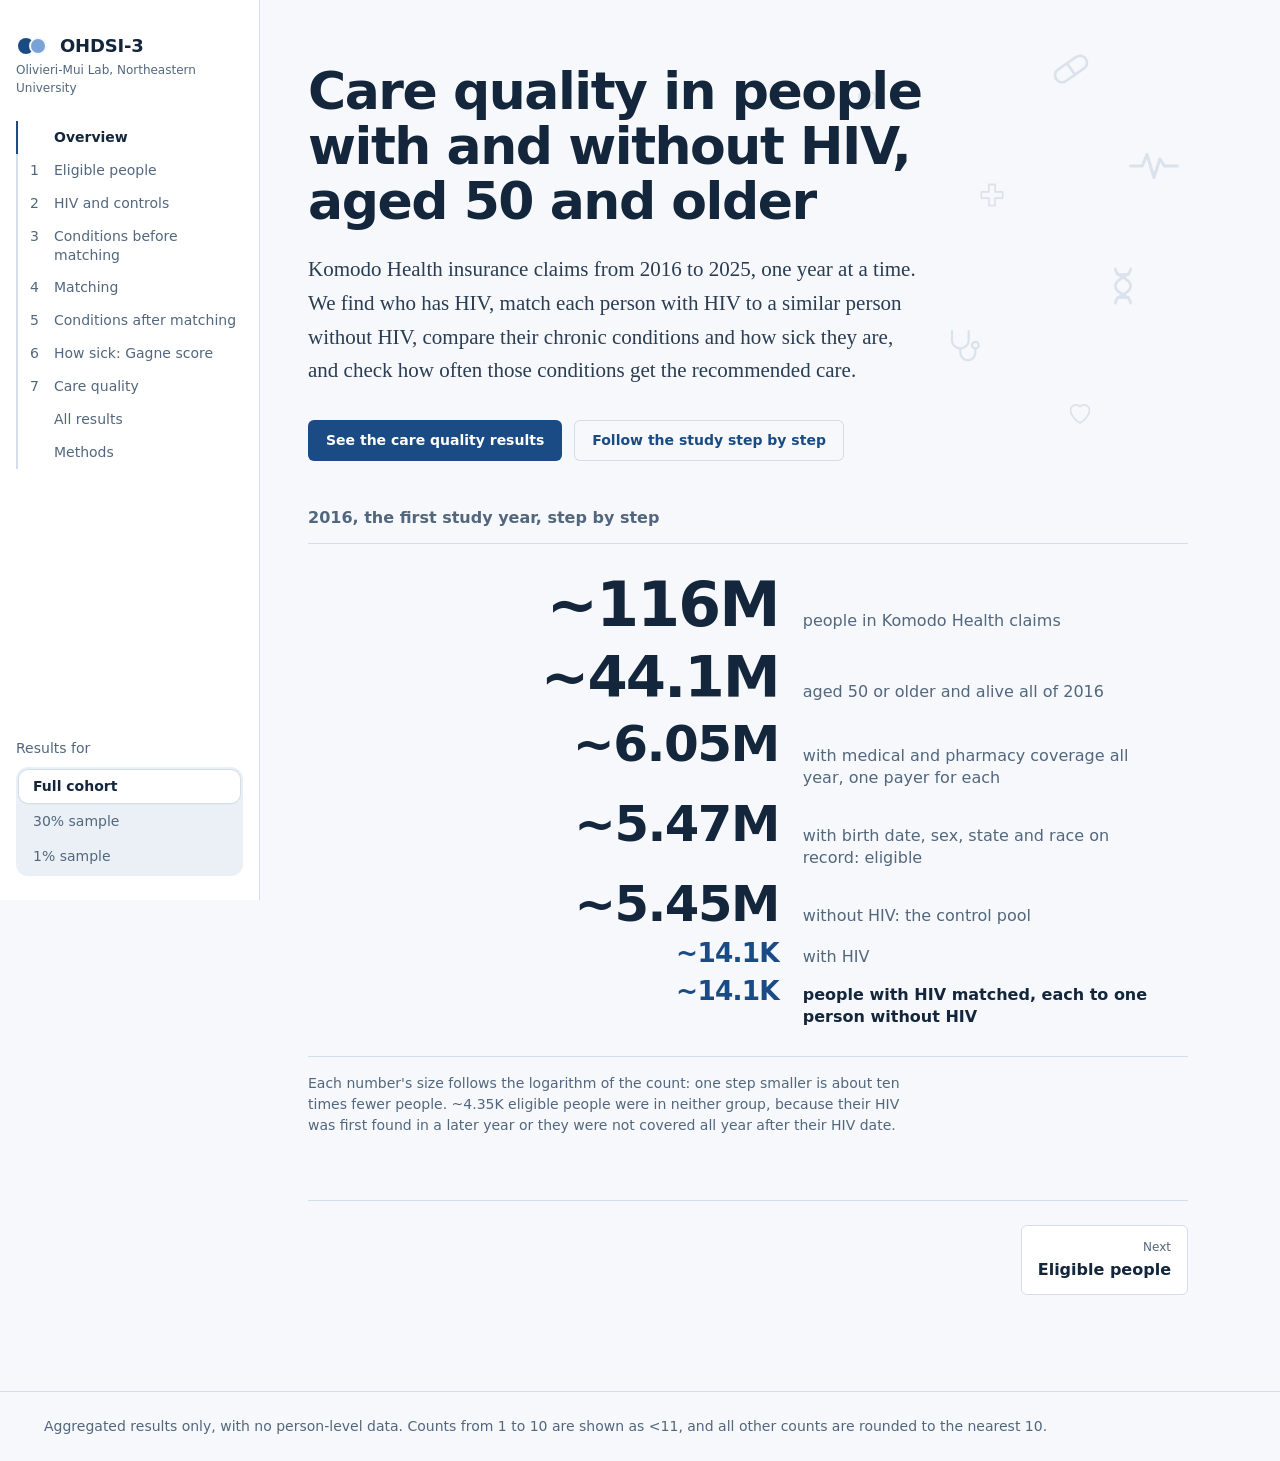
<file: docs/index.html>
<!doctype html>
<html lang="en">
<head>
  <meta charset="utf-8">
  <meta name="viewport" content="width=device-width, initial-scale=1">
  <meta http-equiv="Content-Security-Policy" content="default-src 'self'; script-src 'self'; style-src 'self' https://fonts.googleapis.com; font-src https://fonts.gstatic.com; img-src 'self' data:; connect-src 'none'; object-src 'none'; base-uri 'none'; form-action 'none'">
  <title>SHARP: care quality with and without HIV</title>
  <meta name="description" content="Aggregated results of the OHDSI-3 capstone pipeline: adults aged 50 and older in Komodo Health claims, 2016 to 2025, people with HIV and matched people without HIV.">
  <link rel="icon" href="data:image/svg+xml,%3Csvg xmlns='http://www.w3.org/2000/svg' viewBox='0 0 32 32'%3E%3Ccircle cx='11' cy='16' r='9' fill='%231B4B85'/%3E%3Ccircle cx='21' cy='16' r='9' fill='%237BA2D6' stroke='%23F6F8FB' stroke-width='2'/%3E%3C/svg%3E">
  <link rel="preconnect" href="https://fonts.googleapis.com">
  <link rel="preconnect" href="https://fonts.gstatic.com" crossorigin>
  <link rel="stylesheet" href="https://fonts.googleapis.com/css2?family=Schibsted+Grotesk:wght@400..700&family=Source+Serif+4:opsz,wght@8..60,400;8..60,600&display=swap">
  <link rel="stylesheet" href="assets/site.css">
  <script defer src="assets/charts.js"></script>
  <script defer src="assets/site.js"></script>
</head>
<body>
  <a class="skip-link" href="#main">Skip to the results</a>

  <div class="layout">
    <aside class="sidebar" aria-label="Site">
      <a class="brand" href="index.html">
        <svg class="brand-mark" viewBox="0 0 32 20" aria-hidden="true"><circle cx="10" cy="10" r="8" fill="#1B4B85"/><circle cx="22" cy="10" r="8" fill="#7BA2D6" stroke="#F6F8FB" stroke-width="2"/></svg>
        <span class="brand-name">OHDSI-3</span>
        <span class="brand-lab">Olivieri-Mui Lab, Northeastern University</span>
      </a>
      <nav class="rail" aria-label="Pipeline steps">
        <ol>
          <li><a href="index.html"><span class="n"></span>Overview</a></li>
          <li><a href="eligible.html"><span class="n">1</span>Eligible people</a></li>
          <li><a href="groups.html"><span class="n">2</span>HIV and controls</a></li>
          <li><a href="before.html"><span class="n">3</span>Conditions before matching</a></li>
          <li><a href="matching.html"><span class="n">4</span>Matching</a></li>
          <li><a href="after.html"><span class="n">5</span>Conditions after matching</a></li>
          <li><a href="gagne.html"><span class="n">6</span>How sick: Gagne score</a></li>
          <li><a href="care.html"><span class="n">7</span>Care quality</a></li>
          <li><a href="results.html"><span class="n"></span>All results</a></li>
        <li><a href="methods.html"><span class="n"></span>Methods</a></li>
        </ol>
      </nav>
      <div class="profile-picker">
        <span id="profile-label" class="control-label">Results for</span>
        <div class="segmented" role="radiogroup" aria-labelledby="profile-label">
          <label><input type="radio" name="profile" value="full" checked><span>Full cohort</span></label>
          <label><input type="radio" name="profile" value="sample_30pct"><span>30% sample</span></label>
          <label><input type="radio" name="profile" value="sample_1pct"><span>1% sample</span></label>
        </div>
        <p class="status" id="status" role="status"></p>
      </div>
    </aside>

    <main id="main" tabindex="-1" aria-busy="true">
      <div class="content">
        <section class="section hero" id="top" aria-labelledby="title">
          <div class="hero-icons" aria-hidden="true">
            <svg viewBox="0 0 24 24"><g transform="rotate(-35 12 12)"><rect x="3" y="8.5" width="18" height="7" rx="3.5"/><line x1="12" y1="8.5" x2="12" y2="15.5"/></g></svg>
            <svg viewBox="0 0 24 24"><polyline points="2,12 7,12 9,7 12,17 14.5,9 16.5,12 22,12"/></svg>
            <svg viewBox="0 0 24 24"><path d="M9.5 3.5h5v6h6v5h-6v6h-5v-6h-6v-5h6z"/></svg>
            <svg viewBox="0 0 24 24"><path d="M8 3c0 4.5 8 4.5 8 9s-8 4.5-8 9"/><path d="M16 3c0 4.5-8 4.5-8 9s8 4.5 8 9"/><line x1="9" y1="6" x2="15" y2="6"/><line x1="9" y1="18" x2="15" y2="18"/></svg>
            <svg viewBox="0 0 24 24"><path d="M6 3v5.5a5 5 0 0 0 10 0V3"/><path d="M11 13.5V16a4.5 4.5 0 0 0 9 0v-2.5"/><circle cx="20" cy="11.5" r="2"/></svg>
            <svg viewBox="0 0 24 24"><path d="M12 20s-7.5-4.5-7.5-10.2A4.3 4.3 0 0 1 12 7a4.3 4.3 0 0 1 7.5 2.8C19.5 15.5 12 20 12 20z"/></svg>
            <svg viewBox="0 0 24 24"><path d="M12 20s-7.5-4.5-7.5-10.2A4.3 4.3 0 0 1 12 7a4.3 4.3 0 0 1 7.5 2.8C19.5 15.5 12 20 12 20z"/></svg>
          </div>
          <h1 id="title">Care quality in people with and without HIV, aged 50 and older</h1>
          <p class="lede">Komodo Health insurance claims from 2016 to 2025, one year at a time. We find who has HIV, match each person with HIV to a similar person without HIV, compare their chronic conditions and how sick they are, and check how often those conditions get the recommended care.</p>
          <p class="hero-actions"><a class="button" href="care.html">See the care quality results</a> <a class="button ghost" href="eligible.html">Follow the study step by step</a></p>
          <div class="section-body" data-part="overview"><p class="loading-note">Loading the results&hellip;</p></div>
          <noscript><p class="error-panel">This site draws its charts with JavaScript. Turn it on, or read the result tables in the repository's results folder.</p></noscript>
        </section>
        <nav class="pager" aria-label="Next and previous">
          <a class="next" href="eligible.html"><span>Next</span>Eligible people</a>
        </nav>
      </div>
    </main>
  </div>

  <footer class="site-footer">
    <p>Aggregated results only, with no person-level data. Counts from 1 to 10 are shown as &lt;11, and all other counts are rounded to the nearest 10.</p>
  </footer>
</body>
</html>
</file>
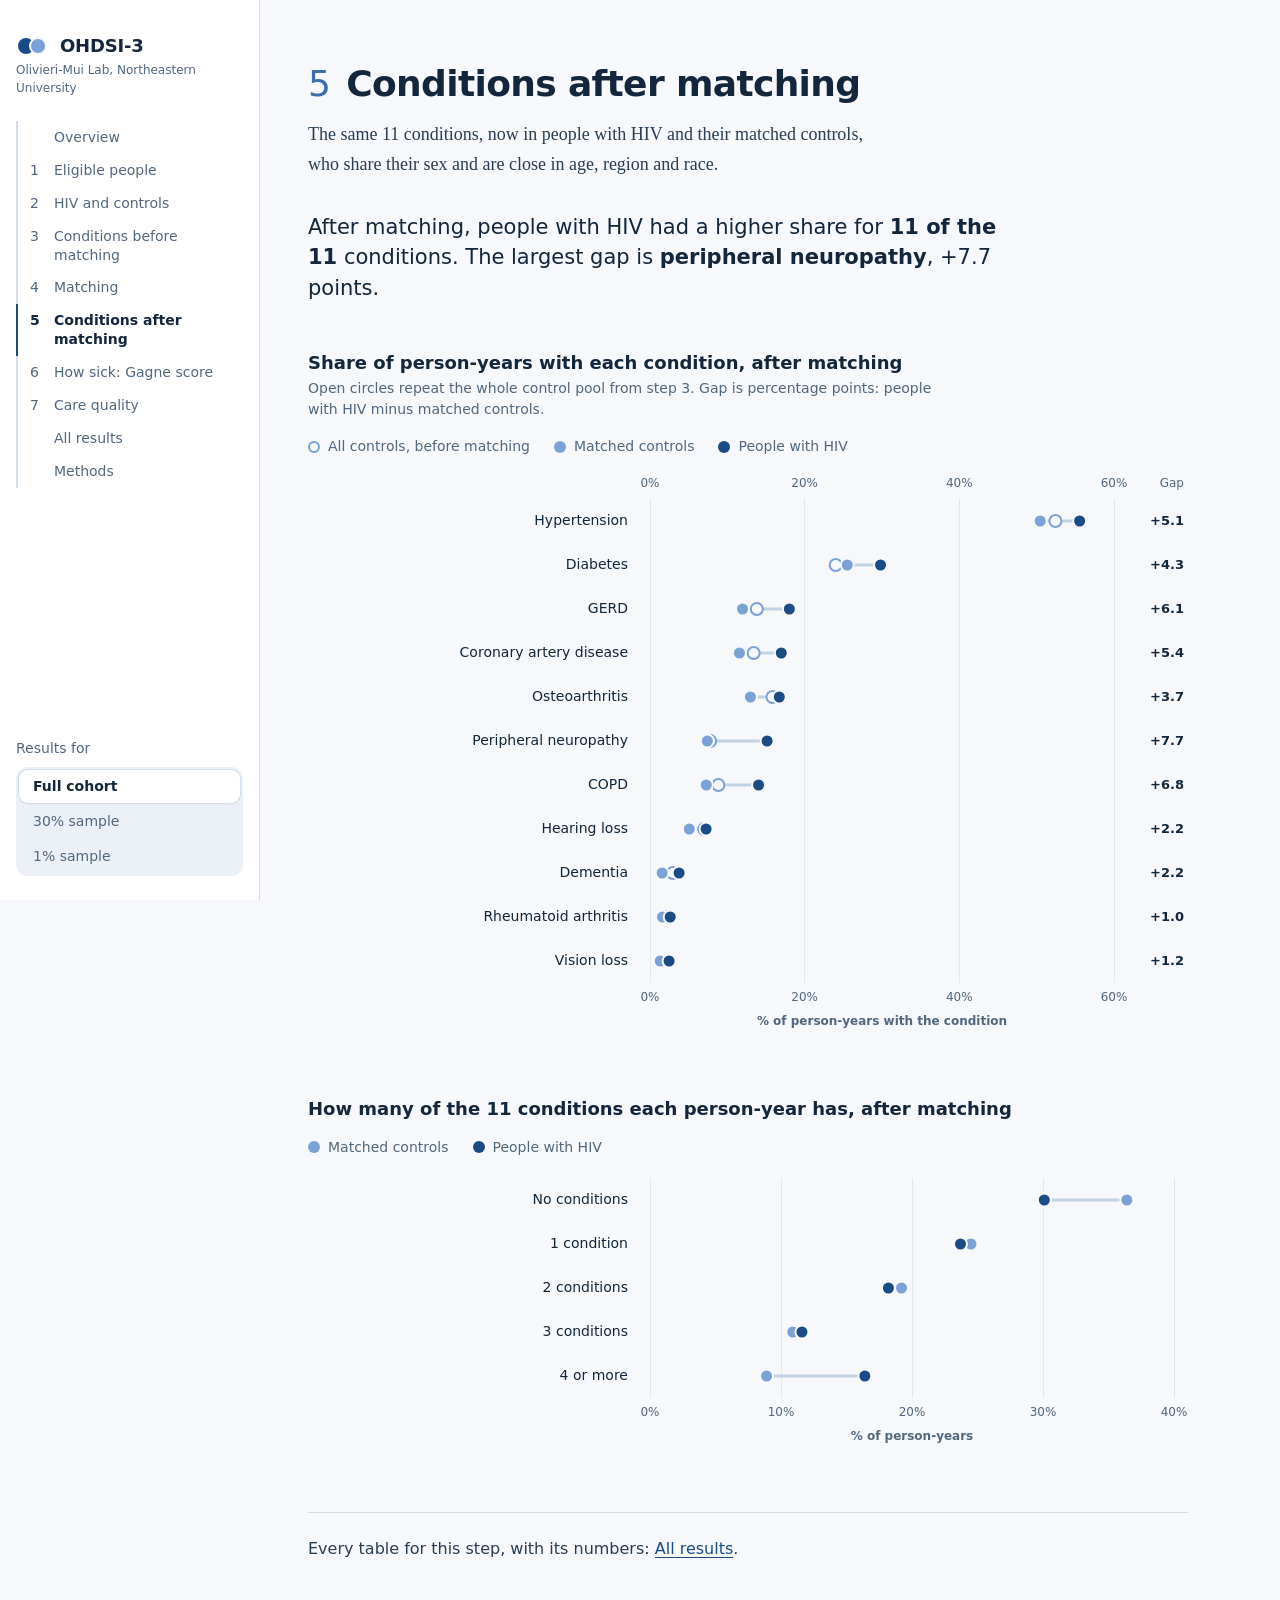
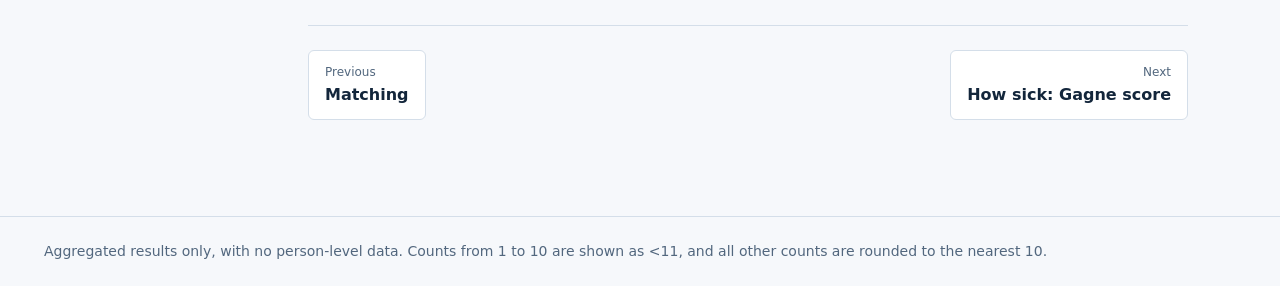
<file: docs/after.html>
<!doctype html>
<html lang="en">
<head>
  <meta charset="utf-8">
  <meta name="viewport" content="width=device-width, initial-scale=1">
  <meta http-equiv="Content-Security-Policy" content="default-src 'self'; script-src 'self'; style-src 'self' https://fonts.googleapis.com; font-src https://fonts.gstatic.com; img-src 'self' data:; connect-src 'none'; object-src 'none'; base-uri 'none'; form-action 'none'">
  <title>Conditions after matching | SHARP</title>
  <meta name="description" content="Aggregated results of the OHDSI-3 capstone pipeline: adults aged 50 and older in Komodo Health claims, 2016 to 2025, people with HIV and matched people without HIV.">
  <link rel="icon" href="data:image/svg+xml,%3Csvg xmlns='http://www.w3.org/2000/svg' viewBox='0 0 32 32'%3E%3Ccircle cx='11' cy='16' r='9' fill='%231B4B85'/%3E%3Ccircle cx='21' cy='16' r='9' fill='%237BA2D6' stroke='%23F6F8FB' stroke-width='2'/%3E%3C/svg%3E">
  <link rel="preconnect" href="https://fonts.googleapis.com">
  <link rel="preconnect" href="https://fonts.gstatic.com" crossorigin>
  <link rel="stylesheet" href="https://fonts.googleapis.com/css2?family=Schibsted+Grotesk:wght@400..700&family=Source+Serif+4:opsz,wght@8..60,400;8..60,600&display=swap">
  <link rel="stylesheet" href="assets/site.css">
  <script defer src="assets/charts.js"></script>
  <script defer src="assets/site.js"></script>
</head>
<body>
  <a class="skip-link" href="#main">Skip to the results</a>

  <div class="layout">
    <aside class="sidebar" aria-label="Site">
      <a class="brand" href="index.html">
        <svg class="brand-mark" viewBox="0 0 32 20" aria-hidden="true"><circle cx="10" cy="10" r="8" fill="#1B4B85"/><circle cx="22" cy="10" r="8" fill="#7BA2D6" stroke="#F6F8FB" stroke-width="2"/></svg>
        <span class="brand-name">OHDSI-3</span>
        <span class="brand-lab">Olivieri-Mui Lab, Northeastern University</span>
      </a>
      <nav class="rail" aria-label="Pipeline steps">
        <ol>
          <li><a href="index.html"><span class="n"></span>Overview</a></li>
          <li><a href="eligible.html"><span class="n">1</span>Eligible people</a></li>
          <li><a href="groups.html"><span class="n">2</span>HIV and controls</a></li>
          <li><a href="before.html"><span class="n">3</span>Conditions before matching</a></li>
          <li><a href="matching.html"><span class="n">4</span>Matching</a></li>
          <li><a href="after.html"><span class="n">5</span>Conditions after matching</a></li>
          <li><a href="gagne.html"><span class="n">6</span>How sick: Gagne score</a></li>
          <li><a href="care.html"><span class="n">7</span>Care quality</a></li>
          <li><a href="results.html"><span class="n"></span>All results</a></li>
        <li><a href="methods.html"><span class="n"></span>Methods</a></li>
        </ol>
      </nav>
      <div class="profile-picker">
        <span id="profile-label" class="control-label">Results for</span>
        <div class="segmented" role="radiogroup" aria-labelledby="profile-label">
          <label><input type="radio" name="profile" value="full" checked><span>Full cohort</span></label>
          <label><input type="radio" name="profile" value="sample_30pct"><span>30% sample</span></label>
          <label><input type="radio" name="profile" value="sample_1pct"><span>1% sample</span></label>
        </div>
        <p class="status" id="status" role="status"></p>
      </div>
    </aside>

    <main id="main" tabindex="-1" aria-busy="true">
      <div class="content">
        <section class="section" id="after" aria-labelledby="h-after">
          <h2 id="h-after"><span class="n">5</span>Conditions after matching</h2>
          <p class="lede">The same 11 conditions, now in people with HIV and their matched controls, who share their sex and are close in age, region and race.</p>
          <div class="section-body" data-part="after"></div>
        </section>
        <nav class="pager" aria-label="Next and previous">
          <a class="prev" href="matching.html"><span>Previous</span>Matching</a>
          <a class="next" href="gagne.html"><span>Next</span>How sick: Gagne score</a>
        </nav>
      </div>
    </main>
  </div>

  <footer class="site-footer">
    <p>Aggregated results only, with no person-level data. Counts from 1 to 10 are shown as &lt;11, and all other counts are rounded to the nearest 10.</p>
  </footer>
</body>
</html>
</file>
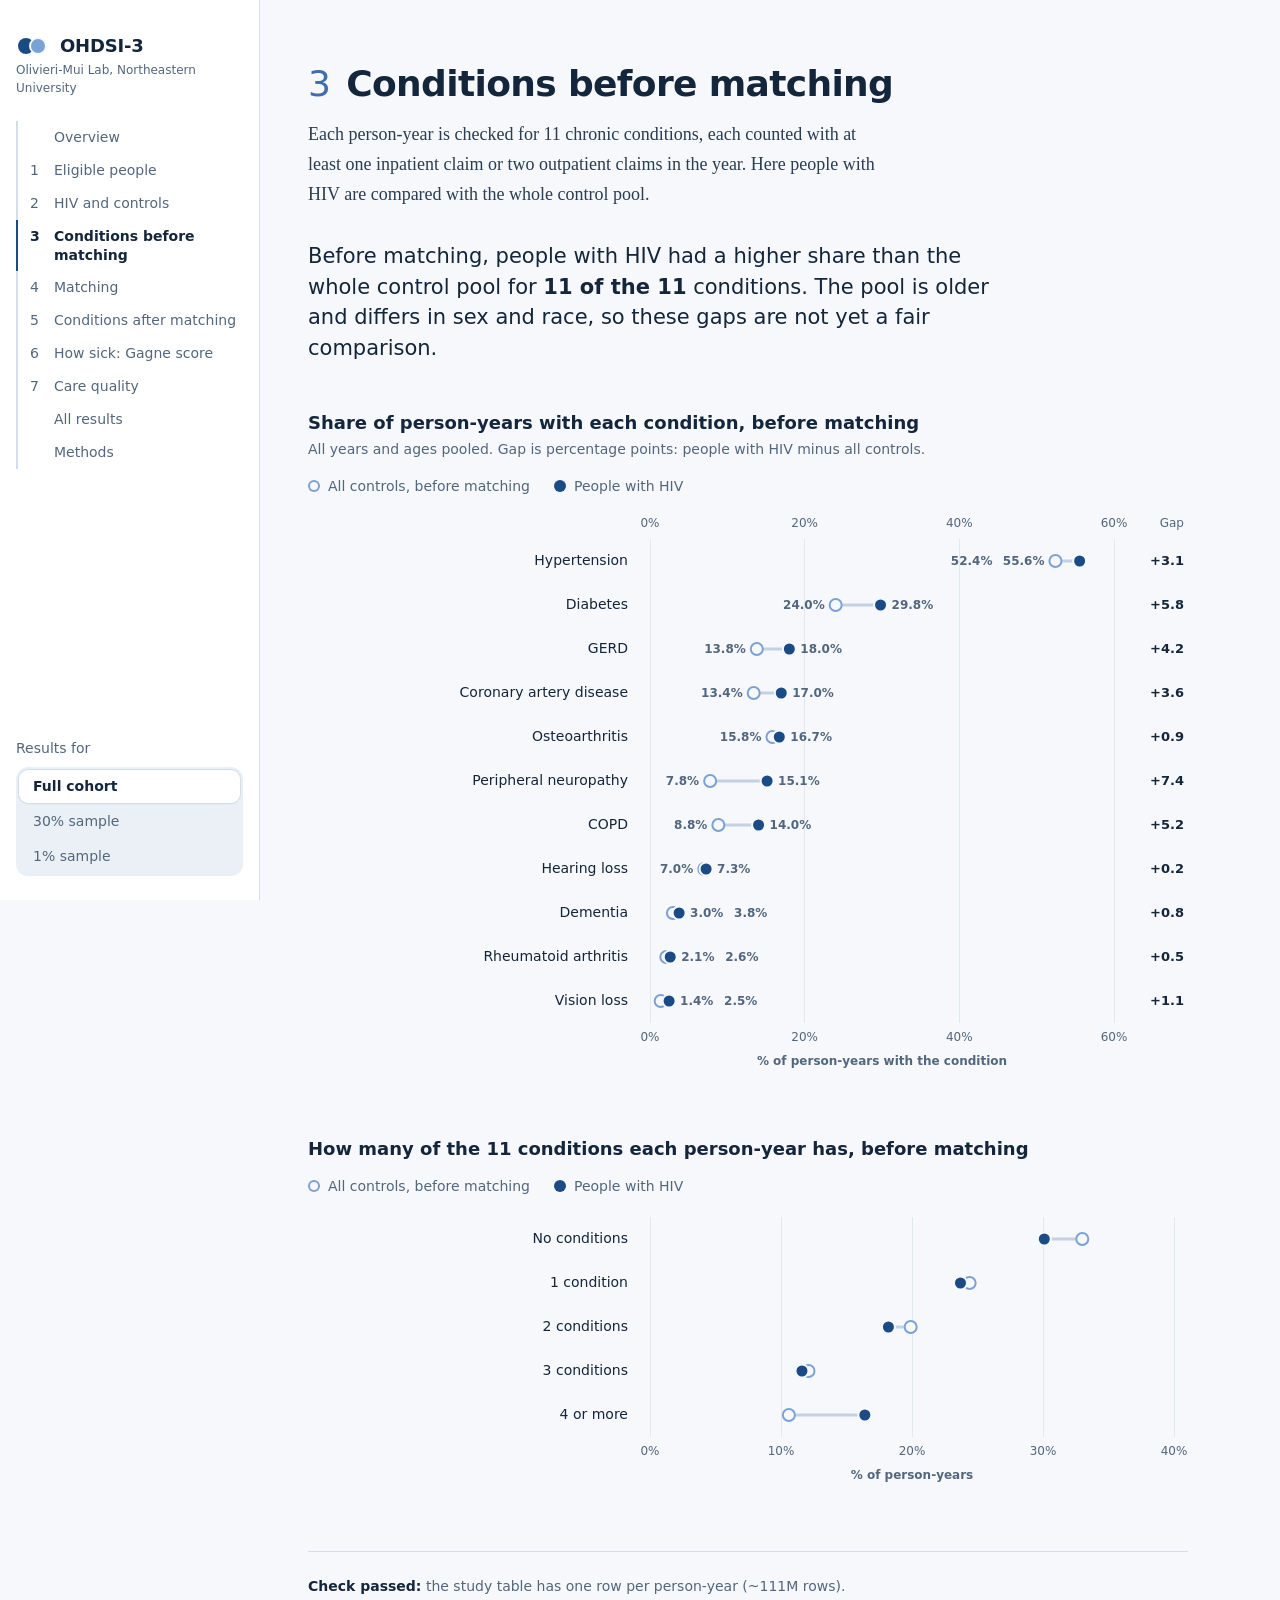
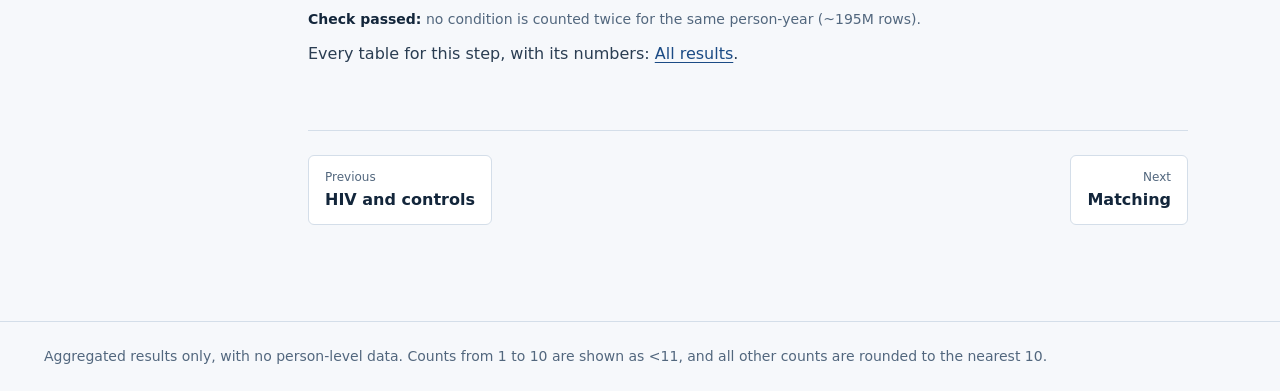
<file: docs/before.html>
<!doctype html>
<html lang="en">
<head>
  <meta charset="utf-8">
  <meta name="viewport" content="width=device-width, initial-scale=1">
  <meta http-equiv="Content-Security-Policy" content="default-src 'self'; script-src 'self'; style-src 'self' https://fonts.googleapis.com; font-src https://fonts.gstatic.com; img-src 'self' data:; connect-src 'none'; object-src 'none'; base-uri 'none'; form-action 'none'">
  <title>Conditions before matching | SHARP</title>
  <meta name="description" content="Aggregated results of the OHDSI-3 capstone pipeline: adults aged 50 and older in Komodo Health claims, 2016 to 2025, people with HIV and matched people without HIV.">
  <link rel="icon" href="data:image/svg+xml,%3Csvg xmlns='http://www.w3.org/2000/svg' viewBox='0 0 32 32'%3E%3Ccircle cx='11' cy='16' r='9' fill='%231B4B85'/%3E%3Ccircle cx='21' cy='16' r='9' fill='%237BA2D6' stroke='%23F6F8FB' stroke-width='2'/%3E%3C/svg%3E">
  <link rel="preconnect" href="https://fonts.googleapis.com">
  <link rel="preconnect" href="https://fonts.gstatic.com" crossorigin>
  <link rel="stylesheet" href="https://fonts.googleapis.com/css2?family=Schibsted+Grotesk:wght@400..700&family=Source+Serif+4:opsz,wght@8..60,400;8..60,600&display=swap">
  <link rel="stylesheet" href="assets/site.css">
  <script defer src="assets/charts.js"></script>
  <script defer src="assets/site.js"></script>
</head>
<body>
  <a class="skip-link" href="#main">Skip to the results</a>

  <div class="layout">
    <aside class="sidebar" aria-label="Site">
      <a class="brand" href="index.html">
        <svg class="brand-mark" viewBox="0 0 32 20" aria-hidden="true"><circle cx="10" cy="10" r="8" fill="#1B4B85"/><circle cx="22" cy="10" r="8" fill="#7BA2D6" stroke="#F6F8FB" stroke-width="2"/></svg>
        <span class="brand-name">OHDSI-3</span>
        <span class="brand-lab">Olivieri-Mui Lab, Northeastern University</span>
      </a>
      <nav class="rail" aria-label="Pipeline steps">
        <ol>
          <li><a href="index.html"><span class="n"></span>Overview</a></li>
          <li><a href="eligible.html"><span class="n">1</span>Eligible people</a></li>
          <li><a href="groups.html"><span class="n">2</span>HIV and controls</a></li>
          <li><a href="before.html"><span class="n">3</span>Conditions before matching</a></li>
          <li><a href="matching.html"><span class="n">4</span>Matching</a></li>
          <li><a href="after.html"><span class="n">5</span>Conditions after matching</a></li>
          <li><a href="gagne.html"><span class="n">6</span>How sick: Gagne score</a></li>
          <li><a href="care.html"><span class="n">7</span>Care quality</a></li>
          <li><a href="results.html"><span class="n"></span>All results</a></li>
        <li><a href="methods.html"><span class="n"></span>Methods</a></li>
        </ol>
      </nav>
      <div class="profile-picker">
        <span id="profile-label" class="control-label">Results for</span>
        <div class="segmented" role="radiogroup" aria-labelledby="profile-label">
          <label><input type="radio" name="profile" value="full" checked><span>Full cohort</span></label>
          <label><input type="radio" name="profile" value="sample_30pct"><span>30% sample</span></label>
          <label><input type="radio" name="profile" value="sample_1pct"><span>1% sample</span></label>
        </div>
        <p class="status" id="status" role="status"></p>
      </div>
    </aside>

    <main id="main" tabindex="-1" aria-busy="true">
      <div class="content">
        <section class="section" id="before" aria-labelledby="h-before">
          <h2 id="h-before"><span class="n">3</span>Conditions before matching</h2>
          <p class="lede">Each person-year is checked for 11 chronic conditions, each counted with at least one inpatient claim or two outpatient claims in the year. Here people with HIV are compared with the whole control pool.</p>
          <div class="section-body" data-part="before"></div>
        </section>
        <nav class="pager" aria-label="Next and previous">
          <a class="prev" href="groups.html"><span>Previous</span>HIV and controls</a>
          <a class="next" href="matching.html"><span>Next</span>Matching</a>
        </nav>
      </div>
    </main>
  </div>

  <footer class="site-footer">
    <p>Aggregated results only, with no person-level data. Counts from 1 to 10 are shown as &lt;11, and all other counts are rounded to the nearest 10.</p>
  </footer>
</body>
</html>
</file>
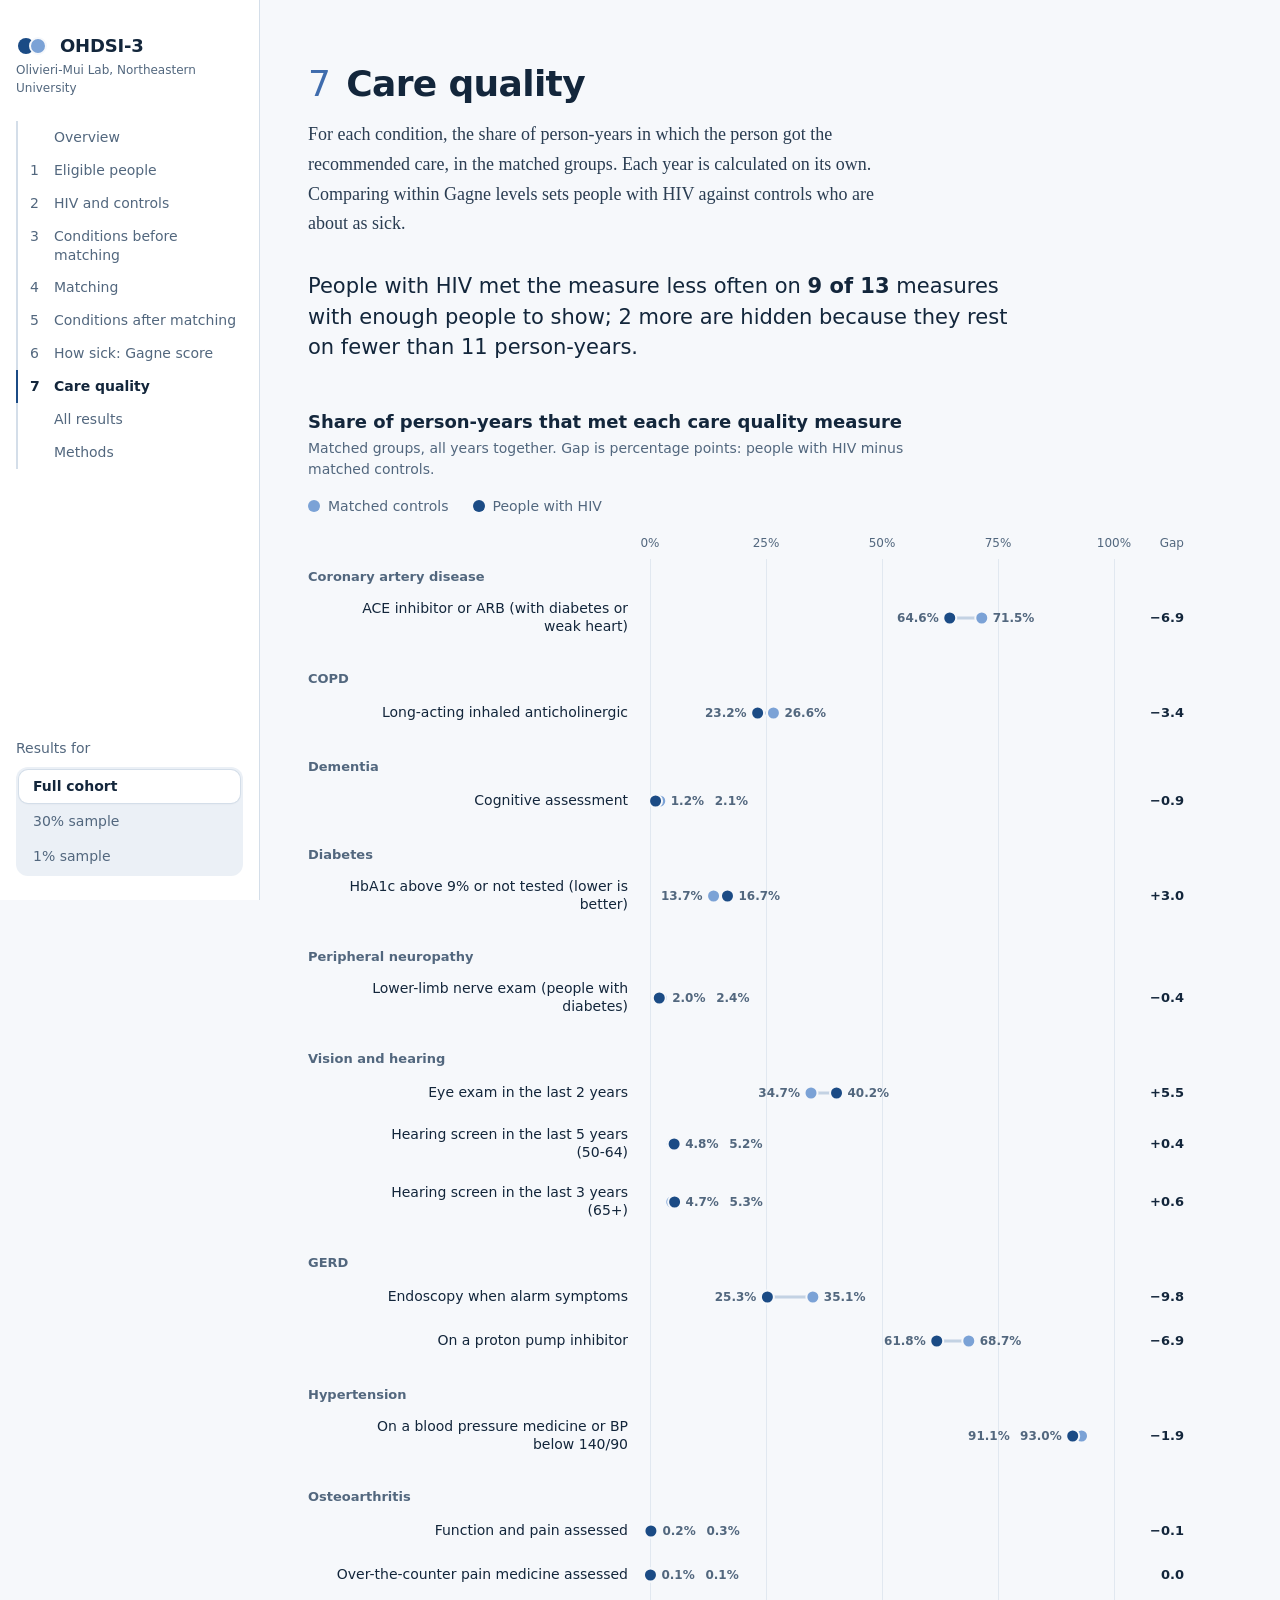
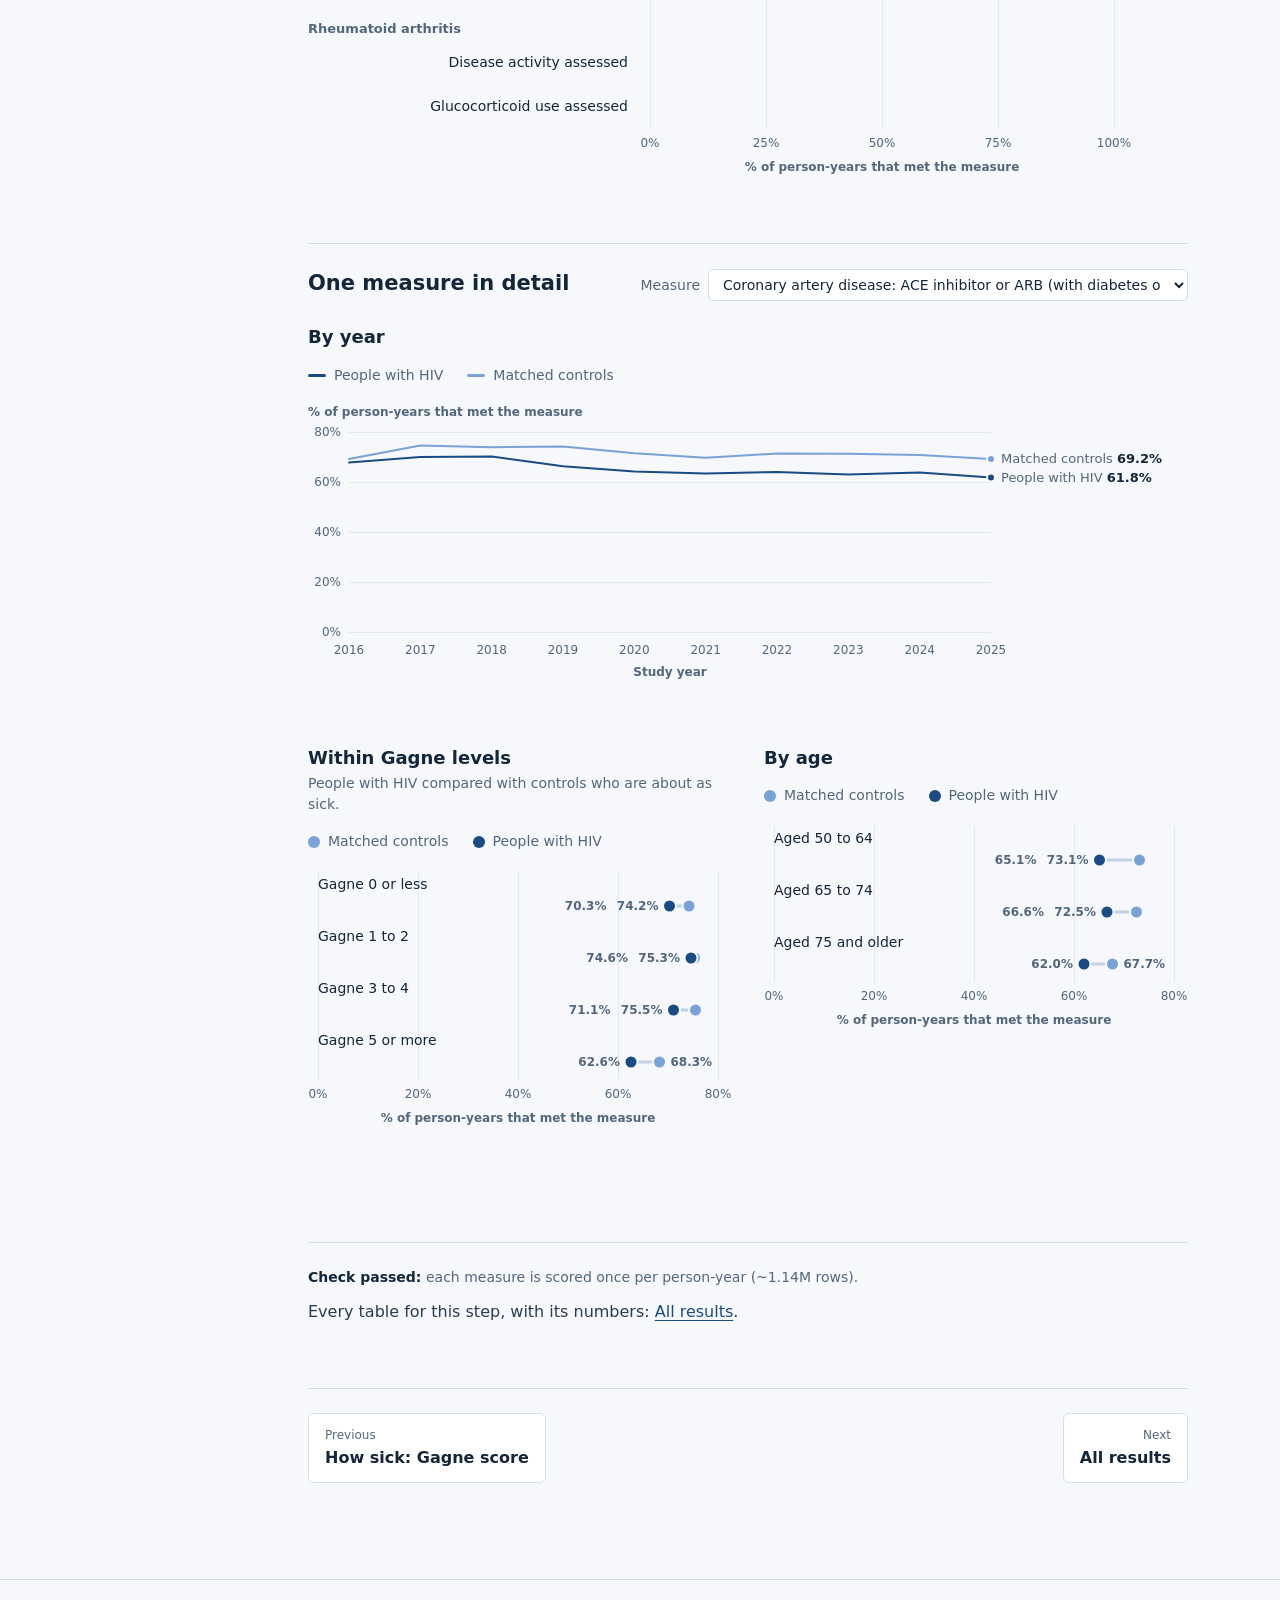
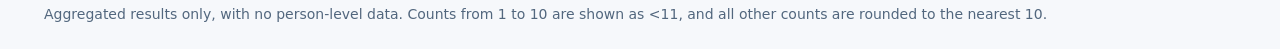
<file: docs/care.html>
<!doctype html>
<html lang="en">
<head>
  <meta charset="utf-8">
  <meta name="viewport" content="width=device-width, initial-scale=1">
  <meta http-equiv="Content-Security-Policy" content="default-src 'self'; script-src 'self'; style-src 'self' https://fonts.googleapis.com; font-src https://fonts.gstatic.com; img-src 'self' data:; connect-src 'none'; object-src 'none'; base-uri 'none'; form-action 'none'">
  <title>Care quality | SHARP</title>
  <meta name="description" content="Aggregated results of the OHDSI-3 capstone pipeline: adults aged 50 and older in Komodo Health claims, 2016 to 2025, people with HIV and matched people without HIV.">
  <link rel="icon" href="data:image/svg+xml,%3Csvg xmlns='http://www.w3.org/2000/svg' viewBox='0 0 32 32'%3E%3Ccircle cx='11' cy='16' r='9' fill='%231B4B85'/%3E%3Ccircle cx='21' cy='16' r='9' fill='%237BA2D6' stroke='%23F6F8FB' stroke-width='2'/%3E%3C/svg%3E">
  <link rel="preconnect" href="https://fonts.googleapis.com">
  <link rel="preconnect" href="https://fonts.gstatic.com" crossorigin>
  <link rel="stylesheet" href="https://fonts.googleapis.com/css2?family=Schibsted+Grotesk:wght@400..700&family=Source+Serif+4:opsz,wght@8..60,400;8..60,600&display=swap">
  <link rel="stylesheet" href="assets/site.css">
  <script defer src="assets/charts.js"></script>
  <script defer src="assets/site.js"></script>
</head>
<body>
  <a class="skip-link" href="#main">Skip to the results</a>

  <div class="layout">
    <aside class="sidebar" aria-label="Site">
      <a class="brand" href="index.html">
        <svg class="brand-mark" viewBox="0 0 32 20" aria-hidden="true"><circle cx="10" cy="10" r="8" fill="#1B4B85"/><circle cx="22" cy="10" r="8" fill="#7BA2D6" stroke="#F6F8FB" stroke-width="2"/></svg>
        <span class="brand-name">OHDSI-3</span>
        <span class="brand-lab">Olivieri-Mui Lab, Northeastern University</span>
      </a>
      <nav class="rail" aria-label="Pipeline steps">
        <ol>
          <li><a href="index.html"><span class="n"></span>Overview</a></li>
          <li><a href="eligible.html"><span class="n">1</span>Eligible people</a></li>
          <li><a href="groups.html"><span class="n">2</span>HIV and controls</a></li>
          <li><a href="before.html"><span class="n">3</span>Conditions before matching</a></li>
          <li><a href="matching.html"><span class="n">4</span>Matching</a></li>
          <li><a href="after.html"><span class="n">5</span>Conditions after matching</a></li>
          <li><a href="gagne.html"><span class="n">6</span>How sick: Gagne score</a></li>
          <li><a href="care.html"><span class="n">7</span>Care quality</a></li>
          <li><a href="results.html"><span class="n"></span>All results</a></li>
        <li><a href="methods.html"><span class="n"></span>Methods</a></li>
        </ol>
      </nav>
      <div class="profile-picker">
        <span id="profile-label" class="control-label">Results for</span>
        <div class="segmented" role="radiogroup" aria-labelledby="profile-label">
          <label><input type="radio" name="profile" value="full" checked><span>Full cohort</span></label>
          <label><input type="radio" name="profile" value="sample_30pct"><span>30% sample</span></label>
          <label><input type="radio" name="profile" value="sample_1pct"><span>1% sample</span></label>
        </div>
        <p class="status" id="status" role="status"></p>
      </div>
    </aside>

    <main id="main" tabindex="-1" aria-busy="true">
      <div class="content">
        <section class="section" id="care" aria-labelledby="h-care">
          <h2 id="h-care"><span class="n">7</span>Care quality</h2>
          <p class="lede">For each condition, the share of person-years in which the person got the recommended care, in the matched groups. Each year is calculated on its own. Comparing within Gagne levels sets people with HIV against controls who are about as sick.</p>
          <div class="section-body" data-part="care"></div>
        </section>
        <nav class="pager" aria-label="Next and previous">
          <a class="prev" href="gagne.html"><span>Previous</span>How sick: Gagne score</a>
          <a class="next" href="results.html"><span>Next</span>All results</a>
        </nav>
      </div>
    </main>
  </div>

  <footer class="site-footer">
    <p>Aggregated results only, with no person-level data. Counts from 1 to 10 are shown as &lt;11, and all other counts are rounded to the nearest 10.</p>
  </footer>
</body>
</html>
</file>
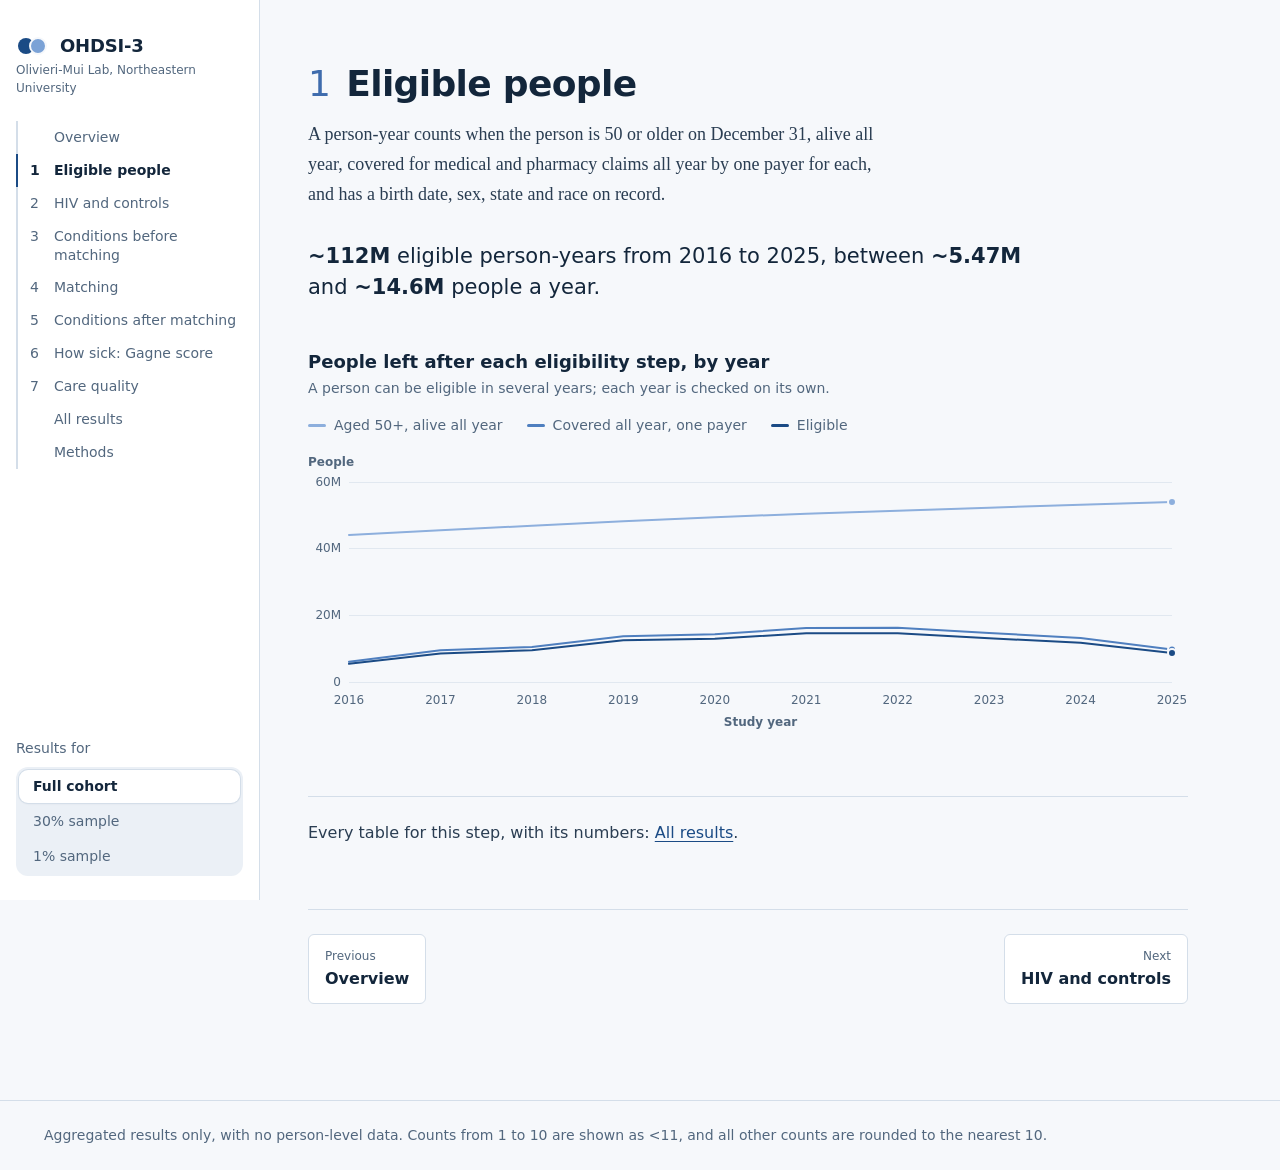
<file: docs/eligible.html>
<!doctype html>
<html lang="en">
<head>
  <meta charset="utf-8">
  <meta name="viewport" content="width=device-width, initial-scale=1">
  <meta http-equiv="Content-Security-Policy" content="default-src 'self'; script-src 'self'; style-src 'self' https://fonts.googleapis.com; font-src https://fonts.gstatic.com; img-src 'self' data:; connect-src 'none'; object-src 'none'; base-uri 'none'; form-action 'none'">
  <title>Eligible people | SHARP</title>
  <meta name="description" content="Aggregated results of the OHDSI-3 capstone pipeline: adults aged 50 and older in Komodo Health claims, 2016 to 2025, people with HIV and matched people without HIV.">
  <link rel="icon" href="data:image/svg+xml,%3Csvg xmlns='http://www.w3.org/2000/svg' viewBox='0 0 32 32'%3E%3Ccircle cx='11' cy='16' r='9' fill='%231B4B85'/%3E%3Ccircle cx='21' cy='16' r='9' fill='%237BA2D6' stroke='%23F6F8FB' stroke-width='2'/%3E%3C/svg%3E">
  <link rel="preconnect" href="https://fonts.googleapis.com">
  <link rel="preconnect" href="https://fonts.gstatic.com" crossorigin>
  <link rel="stylesheet" href="https://fonts.googleapis.com/css2?family=Schibsted+Grotesk:wght@400..700&family=Source+Serif+4:opsz,wght@8..60,400;8..60,600&display=swap">
  <link rel="stylesheet" href="assets/site.css">
  <script defer src="assets/charts.js"></script>
  <script defer src="assets/site.js"></script>
</head>
<body>
  <a class="skip-link" href="#main">Skip to the results</a>

  <div class="layout">
    <aside class="sidebar" aria-label="Site">
      <a class="brand" href="index.html">
        <svg class="brand-mark" viewBox="0 0 32 20" aria-hidden="true"><circle cx="10" cy="10" r="8" fill="#1B4B85"/><circle cx="22" cy="10" r="8" fill="#7BA2D6" stroke="#F6F8FB" stroke-width="2"/></svg>
        <span class="brand-name">OHDSI-3</span>
        <span class="brand-lab">Olivieri-Mui Lab, Northeastern University</span>
      </a>
      <nav class="rail" aria-label="Pipeline steps">
        <ol>
          <li><a href="index.html"><span class="n"></span>Overview</a></li>
          <li><a href="eligible.html"><span class="n">1</span>Eligible people</a></li>
          <li><a href="groups.html"><span class="n">2</span>HIV and controls</a></li>
          <li><a href="before.html"><span class="n">3</span>Conditions before matching</a></li>
          <li><a href="matching.html"><span class="n">4</span>Matching</a></li>
          <li><a href="after.html"><span class="n">5</span>Conditions after matching</a></li>
          <li><a href="gagne.html"><span class="n">6</span>How sick: Gagne score</a></li>
          <li><a href="care.html"><span class="n">7</span>Care quality</a></li>
          <li><a href="results.html"><span class="n"></span>All results</a></li>
        <li><a href="methods.html"><span class="n"></span>Methods</a></li>
        </ol>
      </nav>
      <div class="profile-picker">
        <span id="profile-label" class="control-label">Results for</span>
        <div class="segmented" role="radiogroup" aria-labelledby="profile-label">
          <label><input type="radio" name="profile" value="full" checked><span>Full cohort</span></label>
          <label><input type="radio" name="profile" value="sample_30pct"><span>30% sample</span></label>
          <label><input type="radio" name="profile" value="sample_1pct"><span>1% sample</span></label>
        </div>
        <p class="status" id="status" role="status"></p>
      </div>
    </aside>

    <main id="main" tabindex="-1" aria-busy="true">
      <div class="content">
        <section class="section" id="eligible" aria-labelledby="h-eligible">
          <h2 id="h-eligible"><span class="n">1</span>Eligible people</h2>
          <p class="lede">A person-year counts when the person is 50 or older on December 31, alive all year, covered for medical and pharmacy claims all year by one payer for each, and has a birth date, sex, state and race on record.</p>
          <div class="section-body" data-part="eligible"></div>
        </section>
        <nav class="pager" aria-label="Next and previous">
          <a class="prev" href="index.html"><span>Previous</span>Overview</a>
          <a class="next" href="groups.html"><span>Next</span>HIV and controls</a>
        </nav>
      </div>
    </main>
  </div>

  <footer class="site-footer">
    <p>Aggregated results only, with no person-level data. Counts from 1 to 10 are shown as &lt;11, and all other counts are rounded to the nearest 10.</p>
  </footer>
</body>
</html>
</file>
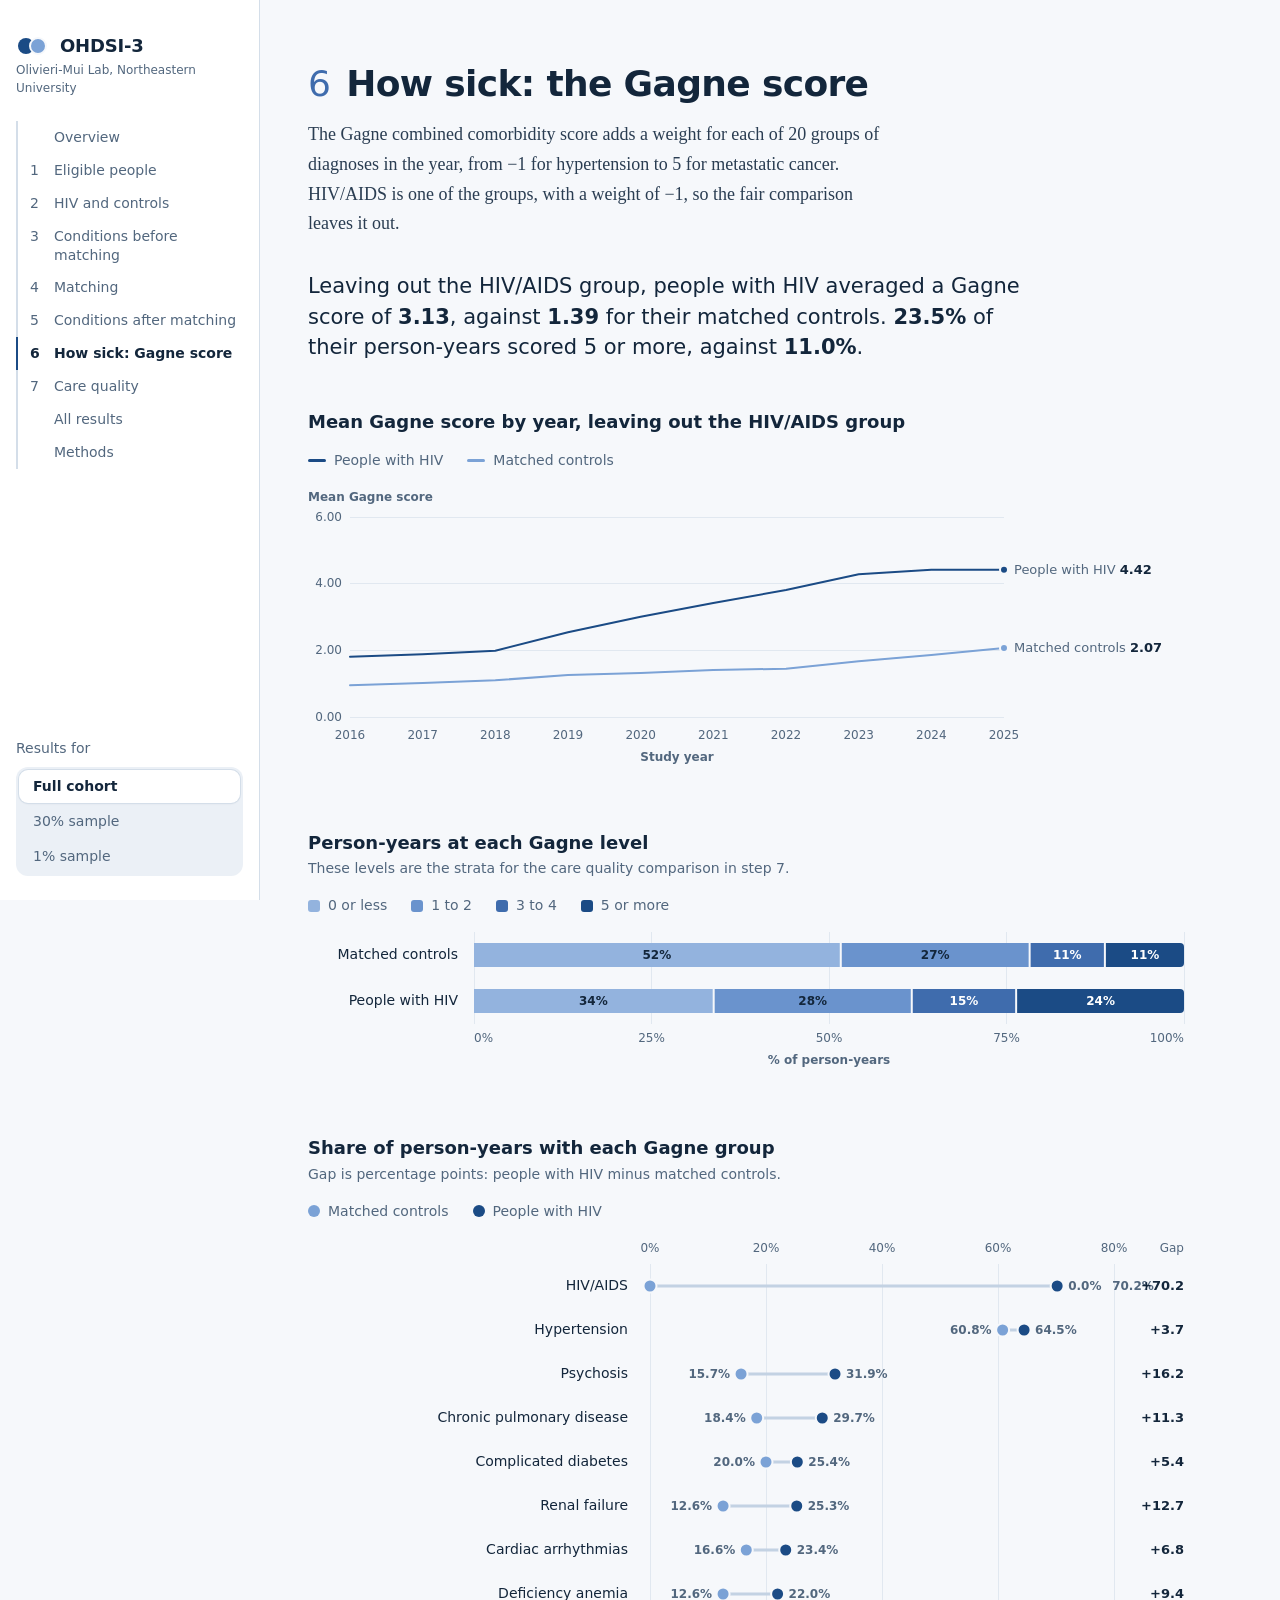
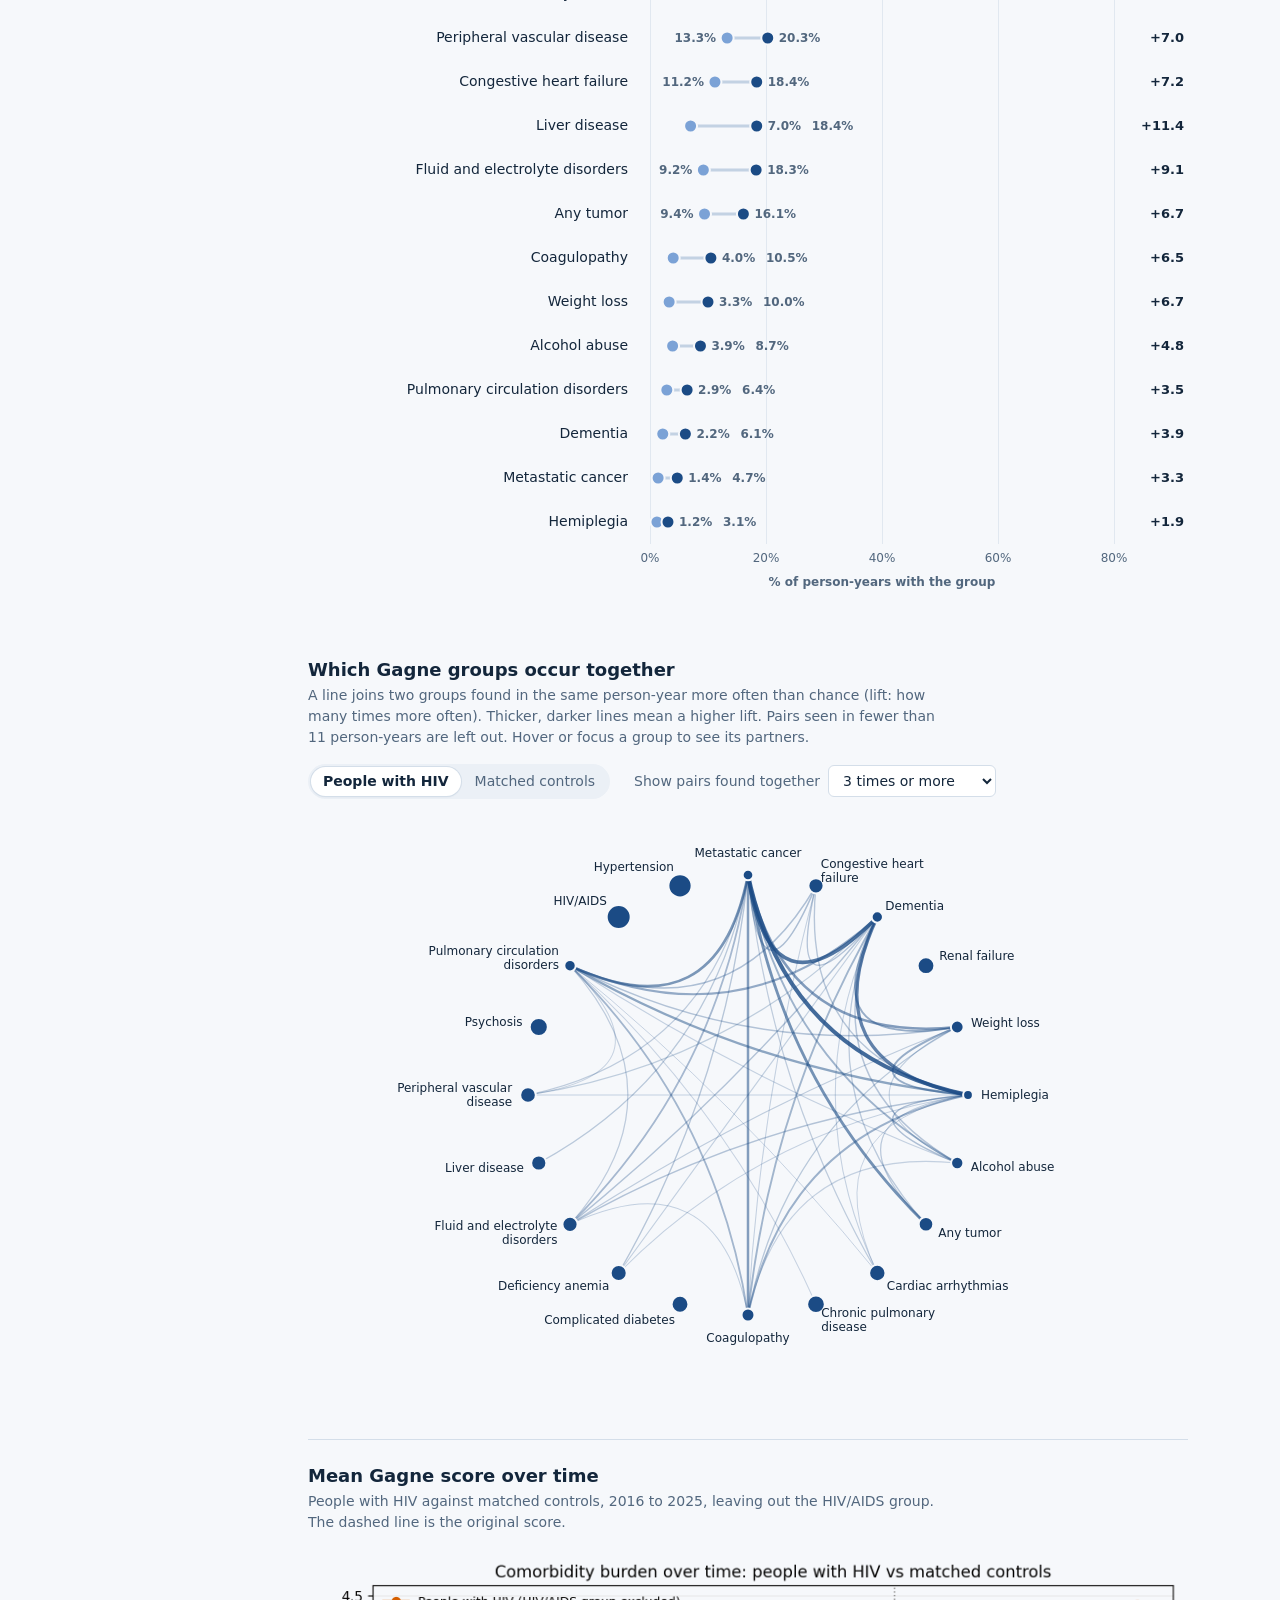
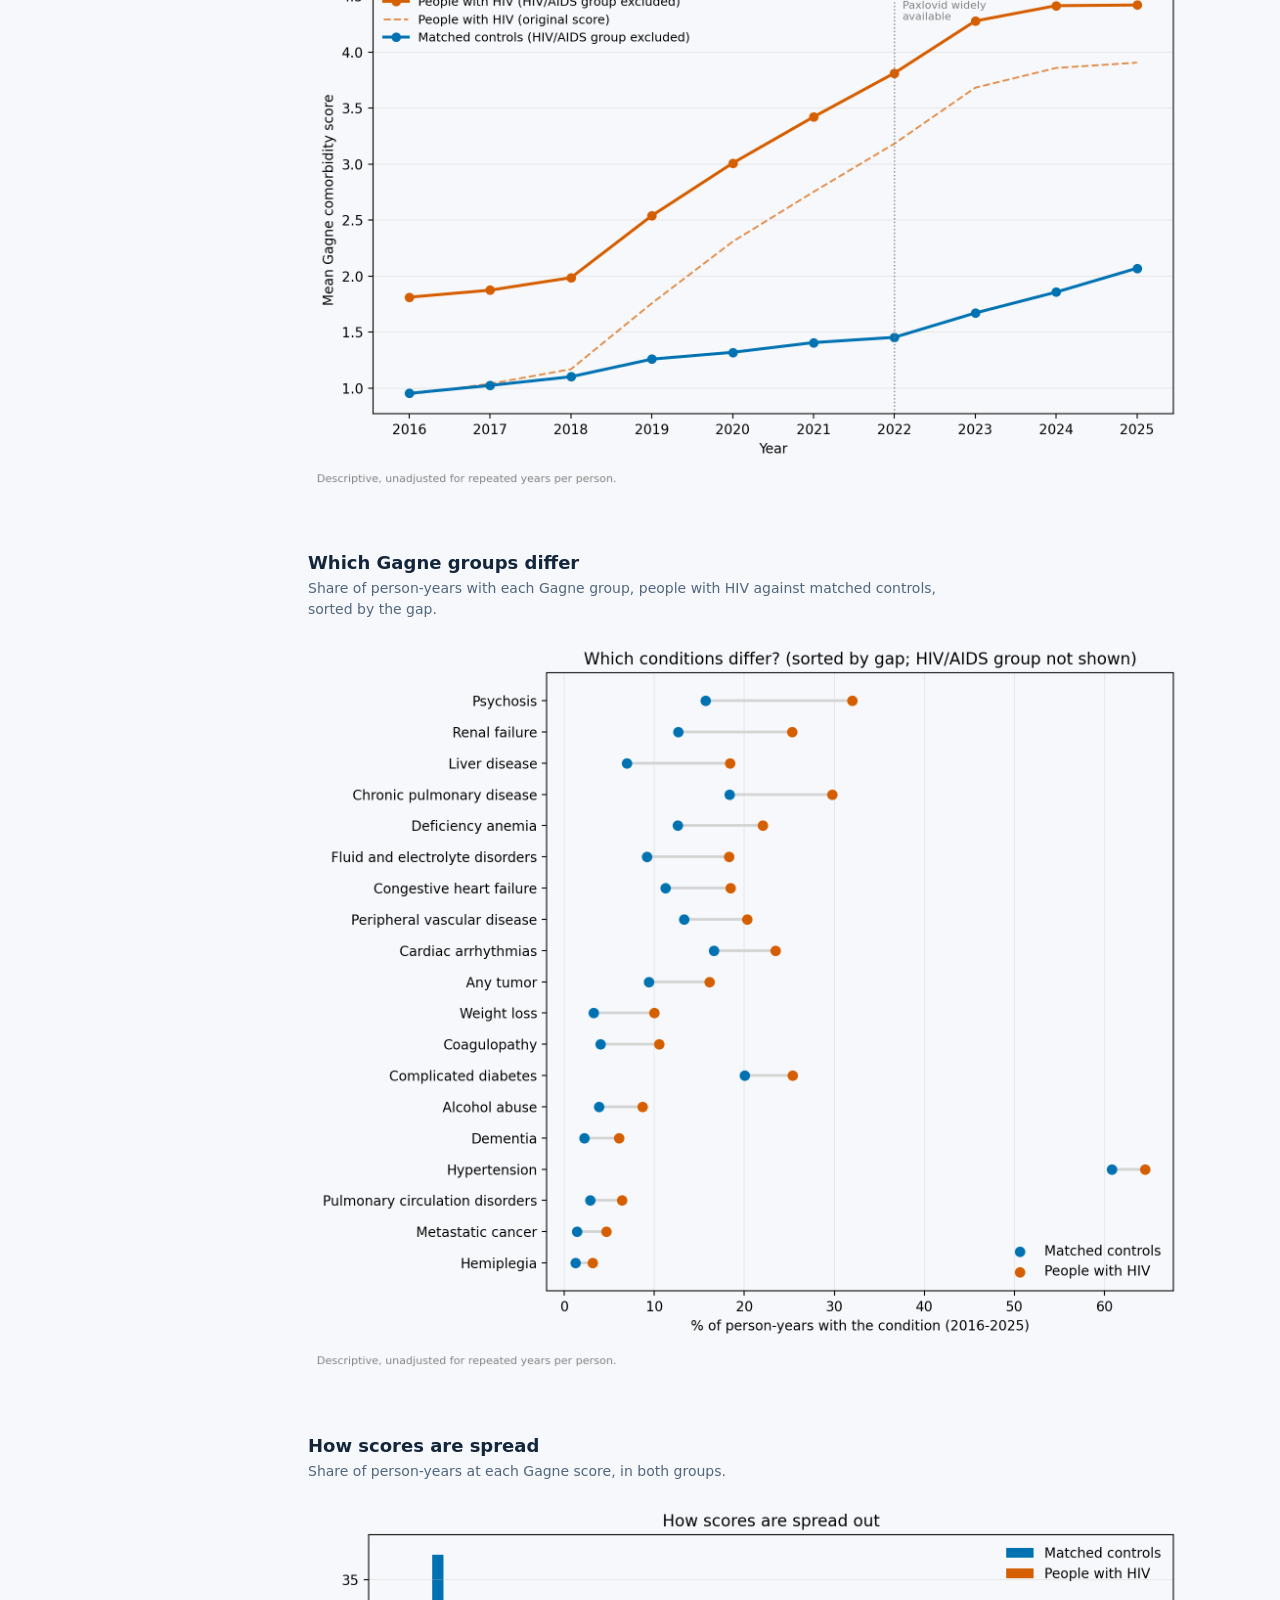
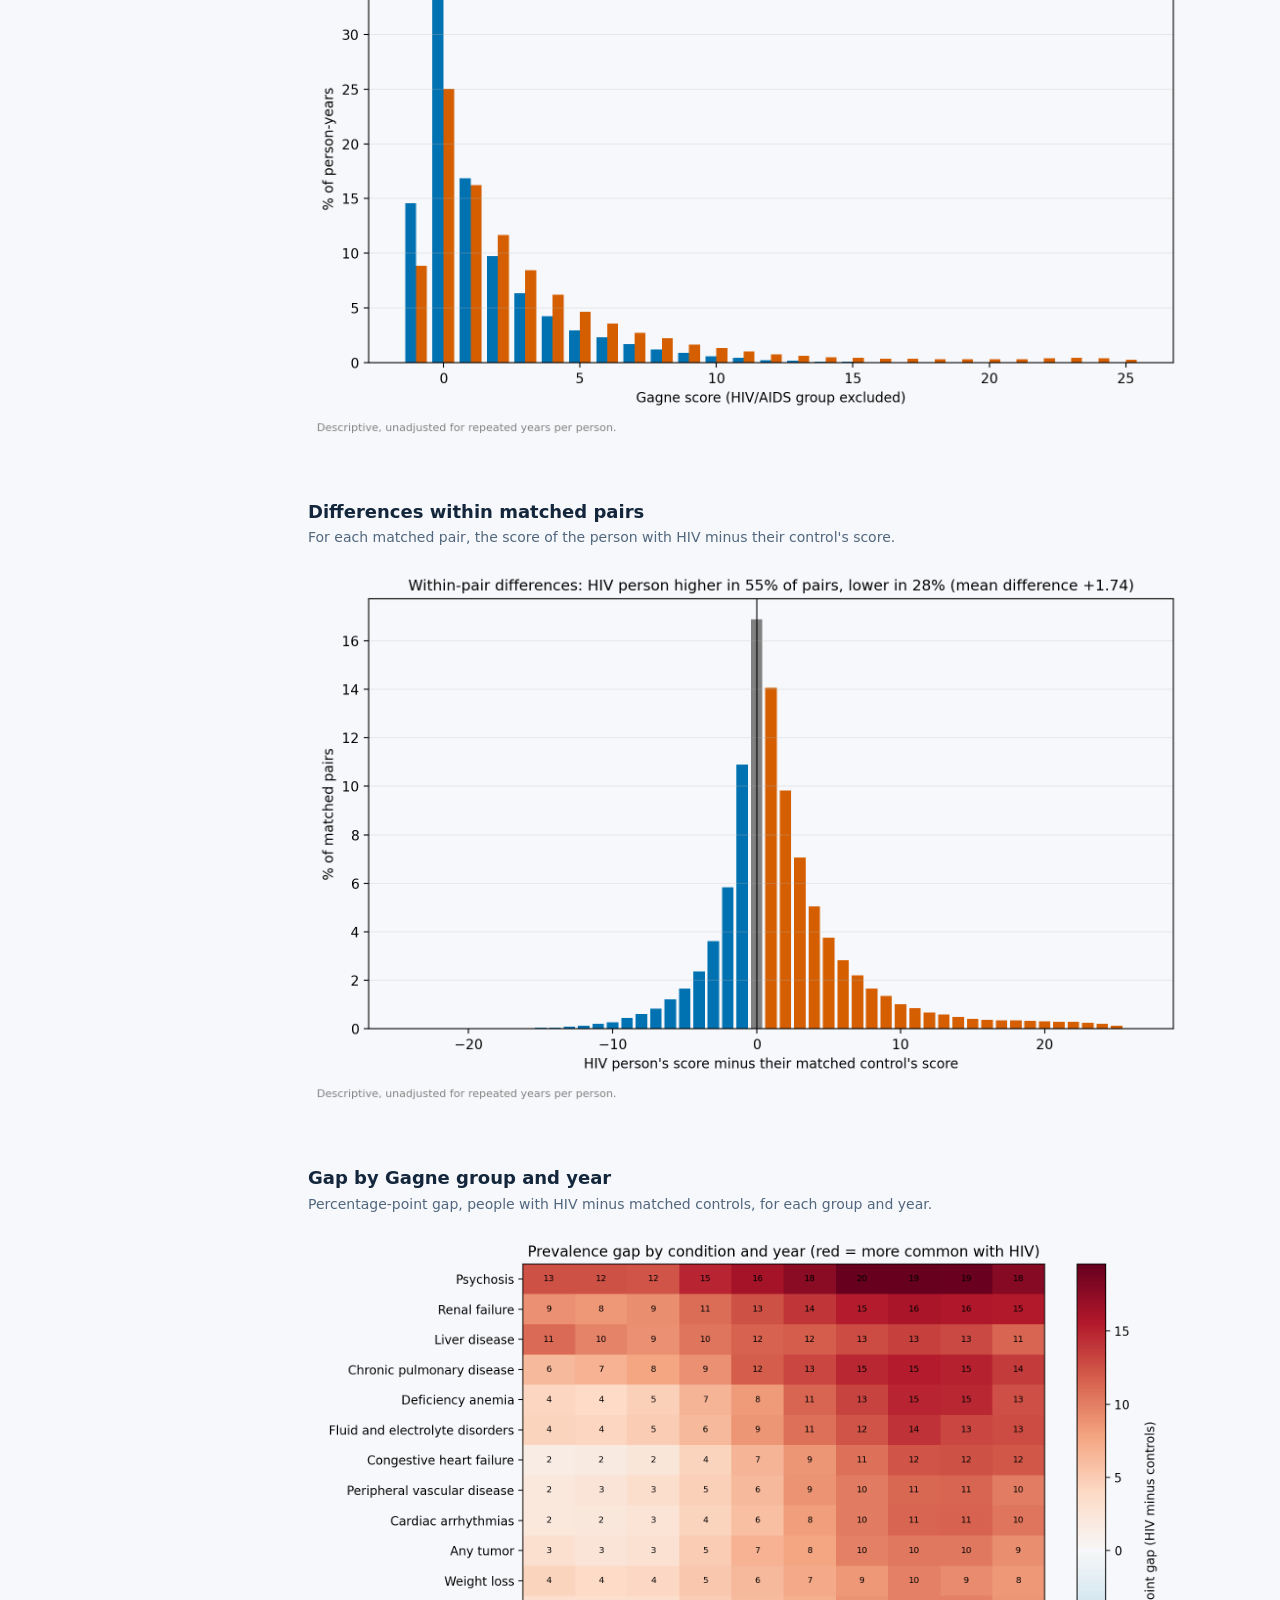
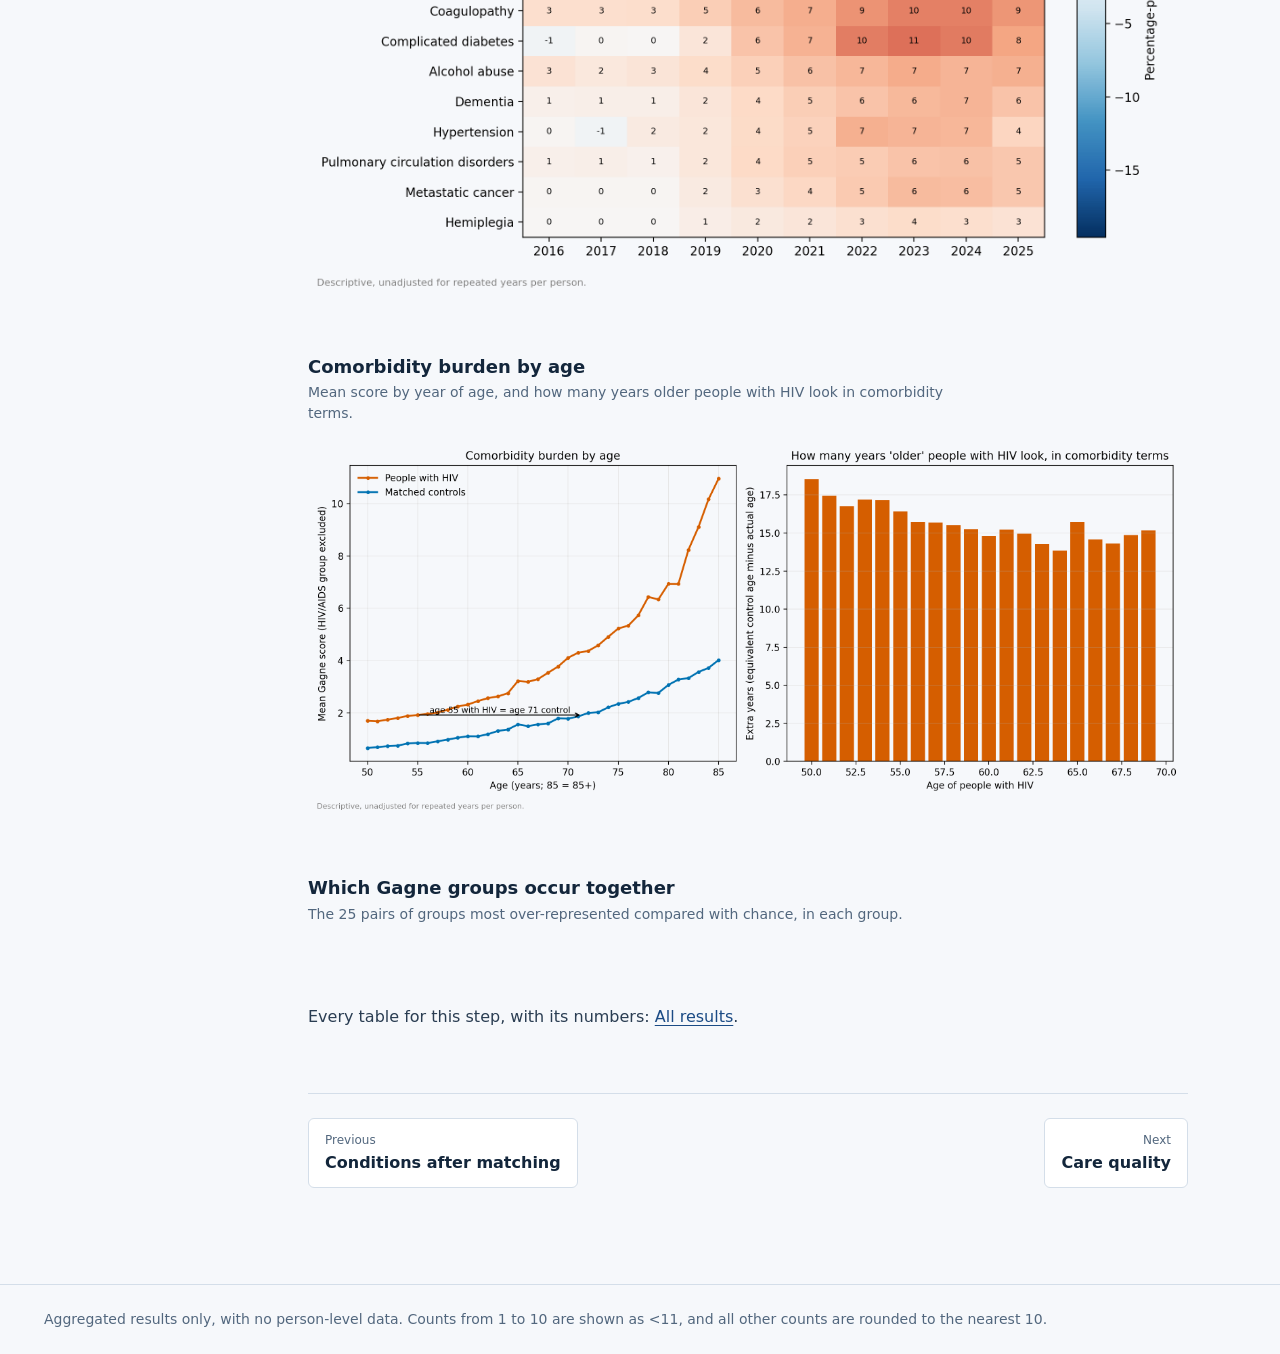
<file: docs/gagne.html>
<!doctype html>
<html lang="en">
<head>
  <meta charset="utf-8">
  <meta name="viewport" content="width=device-width, initial-scale=1">
  <meta http-equiv="Content-Security-Policy" content="default-src 'self'; script-src 'self'; style-src 'self' https://fonts.googleapis.com; font-src https://fonts.gstatic.com; img-src 'self' data:; connect-src 'none'; object-src 'none'; base-uri 'none'; form-action 'none'">
  <title>How sick: Gagne score | SHARP</title>
  <meta name="description" content="Aggregated results of the OHDSI-3 capstone pipeline: adults aged 50 and older in Komodo Health claims, 2016 to 2025, people with HIV and matched people without HIV.">
  <link rel="icon" href="data:image/svg+xml,%3Csvg xmlns='http://www.w3.org/2000/svg' viewBox='0 0 32 32'%3E%3Ccircle cx='11' cy='16' r='9' fill='%231B4B85'/%3E%3Ccircle cx='21' cy='16' r='9' fill='%237BA2D6' stroke='%23F6F8FB' stroke-width='2'/%3E%3C/svg%3E">
  <link rel="preconnect" href="https://fonts.googleapis.com">
  <link rel="preconnect" href="https://fonts.gstatic.com" crossorigin>
  <link rel="stylesheet" href="https://fonts.googleapis.com/css2?family=Schibsted+Grotesk:wght@400..700&family=Source+Serif+4:opsz,wght@8..60,400;8..60,600&display=swap">
  <link rel="stylesheet" href="assets/site.css">
  <script defer src="assets/charts.js"></script>
  <script defer src="assets/site.js"></script>
</head>
<body>
  <a class="skip-link" href="#main">Skip to the results</a>

  <div class="layout">
    <aside class="sidebar" aria-label="Site">
      <a class="brand" href="index.html">
        <svg class="brand-mark" viewBox="0 0 32 20" aria-hidden="true"><circle cx="10" cy="10" r="8" fill="#1B4B85"/><circle cx="22" cy="10" r="8" fill="#7BA2D6" stroke="#F6F8FB" stroke-width="2"/></svg>
        <span class="brand-name">OHDSI-3</span>
        <span class="brand-lab">Olivieri-Mui Lab, Northeastern University</span>
      </a>
      <nav class="rail" aria-label="Pipeline steps">
        <ol>
          <li><a href="index.html"><span class="n"></span>Overview</a></li>
          <li><a href="eligible.html"><span class="n">1</span>Eligible people</a></li>
          <li><a href="groups.html"><span class="n">2</span>HIV and controls</a></li>
          <li><a href="before.html"><span class="n">3</span>Conditions before matching</a></li>
          <li><a href="matching.html"><span class="n">4</span>Matching</a></li>
          <li><a href="after.html"><span class="n">5</span>Conditions after matching</a></li>
          <li><a href="gagne.html"><span class="n">6</span>How sick: Gagne score</a></li>
          <li><a href="care.html"><span class="n">7</span>Care quality</a></li>
          <li><a href="results.html"><span class="n"></span>All results</a></li>
        <li><a href="methods.html"><span class="n"></span>Methods</a></li>
        </ol>
      </nav>
      <div class="profile-picker">
        <span id="profile-label" class="control-label">Results for</span>
        <div class="segmented" role="radiogroup" aria-labelledby="profile-label">
          <label><input type="radio" name="profile" value="full" checked><span>Full cohort</span></label>
          <label><input type="radio" name="profile" value="sample_30pct"><span>30% sample</span></label>
          <label><input type="radio" name="profile" value="sample_1pct"><span>1% sample</span></label>
        </div>
        <p class="status" id="status" role="status"></p>
      </div>
    </aside>

    <main id="main" tabindex="-1" aria-busy="true">
      <div class="content">
        <section class="section" id="gagne" aria-labelledby="h-gagne">
          <h2 id="h-gagne"><span class="n">6</span>How sick: the Gagne score</h2>
          <p class="lede">The Gagne combined comorbidity score adds a weight for each of 20 groups of diagnoses in the year, from &minus;1 for hypertension to 5 for metastatic cancer. HIV/AIDS is one of the groups, with a weight of &minus;1, so the fair comparison leaves it out.</p>
          <div class="section-body" data-part="gagne"></div>
        </section>
        <nav class="pager" aria-label="Next and previous">
          <a class="prev" href="after.html"><span>Previous</span>Conditions after matching</a>
          <a class="next" href="care.html"><span>Next</span>Care quality</a>
        </nav>
      </div>
    </main>
  </div>

  <footer class="site-footer">
    <p>Aggregated results only, with no person-level data. Counts from 1 to 10 are shown as &lt;11, and all other counts are rounded to the nearest 10.</p>
  </footer>
</body>
</html>
</file>
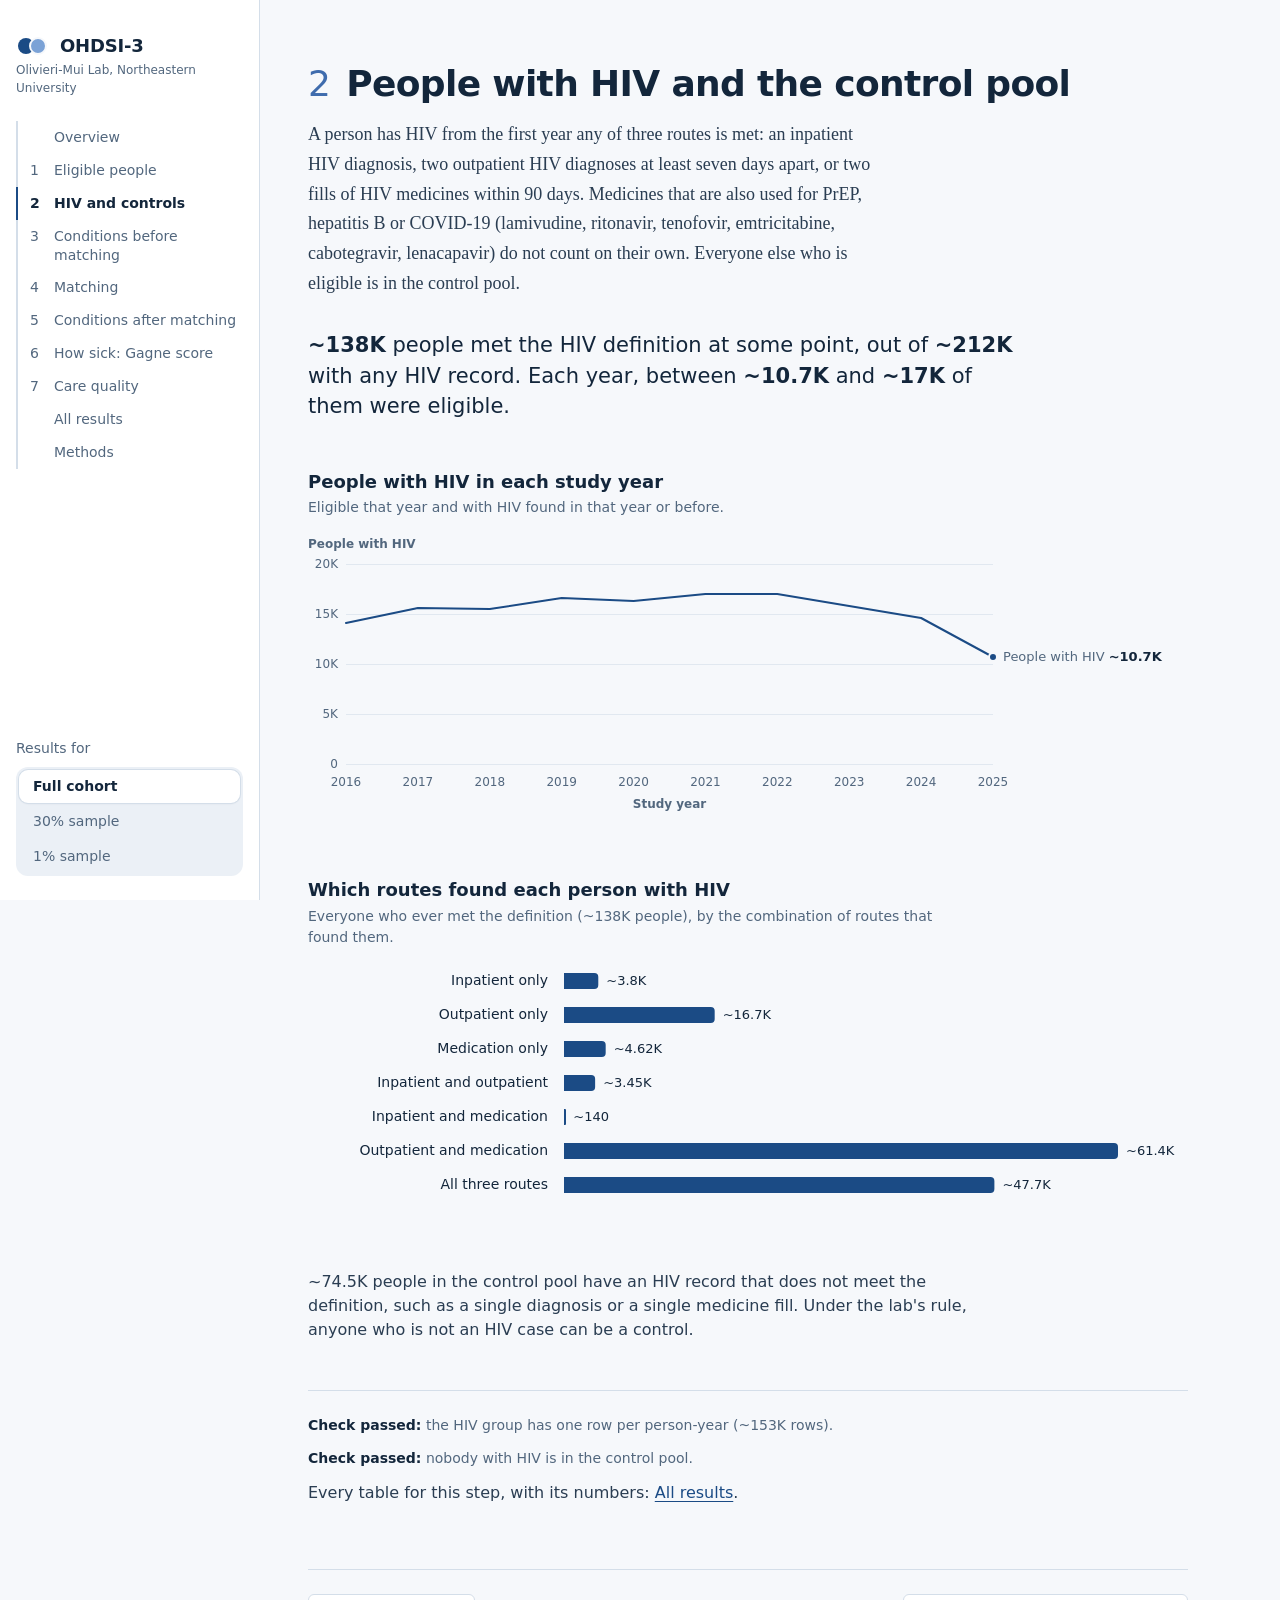
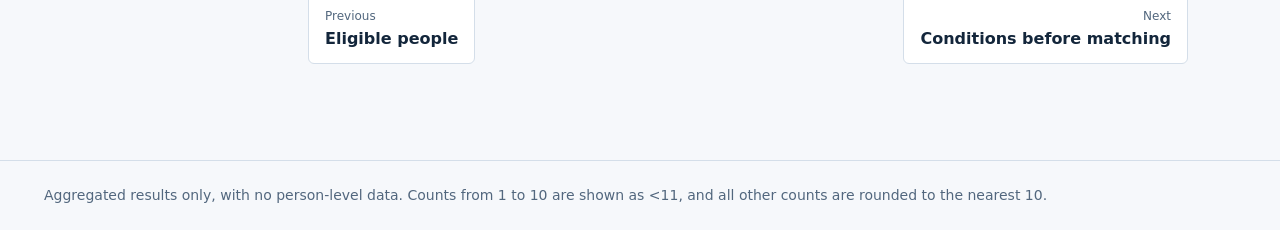
<file: docs/groups.html>
<!doctype html>
<html lang="en">
<head>
  <meta charset="utf-8">
  <meta name="viewport" content="width=device-width, initial-scale=1">
  <meta http-equiv="Content-Security-Policy" content="default-src 'self'; script-src 'self'; style-src 'self' https://fonts.googleapis.com; font-src https://fonts.gstatic.com; img-src 'self' data:; connect-src 'none'; object-src 'none'; base-uri 'none'; form-action 'none'">
  <title>HIV and controls | SHARP</title>
  <meta name="description" content="Aggregated results of the OHDSI-3 capstone pipeline: adults aged 50 and older in Komodo Health claims, 2016 to 2025, people with HIV and matched people without HIV.">
  <link rel="icon" href="data:image/svg+xml,%3Csvg xmlns='http://www.w3.org/2000/svg' viewBox='0 0 32 32'%3E%3Ccircle cx='11' cy='16' r='9' fill='%231B4B85'/%3E%3Ccircle cx='21' cy='16' r='9' fill='%237BA2D6' stroke='%23F6F8FB' stroke-width='2'/%3E%3C/svg%3E">
  <link rel="preconnect" href="https://fonts.googleapis.com">
  <link rel="preconnect" href="https://fonts.gstatic.com" crossorigin>
  <link rel="stylesheet" href="https://fonts.googleapis.com/css2?family=Schibsted+Grotesk:wght@400..700&family=Source+Serif+4:opsz,wght@8..60,400;8..60,600&display=swap">
  <link rel="stylesheet" href="assets/site.css">
  <script defer src="assets/charts.js"></script>
  <script defer src="assets/site.js"></script>
</head>
<body>
  <a class="skip-link" href="#main">Skip to the results</a>

  <div class="layout">
    <aside class="sidebar" aria-label="Site">
      <a class="brand" href="index.html">
        <svg class="brand-mark" viewBox="0 0 32 20" aria-hidden="true"><circle cx="10" cy="10" r="8" fill="#1B4B85"/><circle cx="22" cy="10" r="8" fill="#7BA2D6" stroke="#F6F8FB" stroke-width="2"/></svg>
        <span class="brand-name">OHDSI-3</span>
        <span class="brand-lab">Olivieri-Mui Lab, Northeastern University</span>
      </a>
      <nav class="rail" aria-label="Pipeline steps">
        <ol>
          <li><a href="index.html"><span class="n"></span>Overview</a></li>
          <li><a href="eligible.html"><span class="n">1</span>Eligible people</a></li>
          <li><a href="groups.html"><span class="n">2</span>HIV and controls</a></li>
          <li><a href="before.html"><span class="n">3</span>Conditions before matching</a></li>
          <li><a href="matching.html"><span class="n">4</span>Matching</a></li>
          <li><a href="after.html"><span class="n">5</span>Conditions after matching</a></li>
          <li><a href="gagne.html"><span class="n">6</span>How sick: Gagne score</a></li>
          <li><a href="care.html"><span class="n">7</span>Care quality</a></li>
          <li><a href="results.html"><span class="n"></span>All results</a></li>
        <li><a href="methods.html"><span class="n"></span>Methods</a></li>
        </ol>
      </nav>
      <div class="profile-picker">
        <span id="profile-label" class="control-label">Results for</span>
        <div class="segmented" role="radiogroup" aria-labelledby="profile-label">
          <label><input type="radio" name="profile" value="full" checked><span>Full cohort</span></label>
          <label><input type="radio" name="profile" value="sample_30pct"><span>30% sample</span></label>
          <label><input type="radio" name="profile" value="sample_1pct"><span>1% sample</span></label>
        </div>
        <p class="status" id="status" role="status"></p>
      </div>
    </aside>

    <main id="main" tabindex="-1" aria-busy="true">
      <div class="content">
        <section class="section" id="groups" aria-labelledby="h-groups">
          <h2 id="h-groups"><span class="n">2</span>People with HIV and the control pool</h2>
          <p class="lede">A person has HIV from the first year any of three routes is met: an inpatient HIV diagnosis, two outpatient HIV diagnoses at least seven days apart, or two fills of HIV medicines within 90 days. Medicines that are also used for PrEP, hepatitis B or COVID-19 (lamivudine, ritonavir, tenofovir, emtricitabine, cabotegravir, lenacapavir) do not count on their own. Everyone else who is eligible is in the control pool.</p>
          <div class="section-body" data-part="groups"></div>
        </section>
        <nav class="pager" aria-label="Next and previous">
          <a class="prev" href="eligible.html"><span>Previous</span>Eligible people</a>
          <a class="next" href="before.html"><span>Next</span>Conditions before matching</a>
        </nav>
      </div>
    </main>
  </div>

  <footer class="site-footer">
    <p>Aggregated results only, with no person-level data. Counts from 1 to 10 are shown as &lt;11, and all other counts are rounded to the nearest 10.</p>
  </footer>
</body>
</html>
</file>
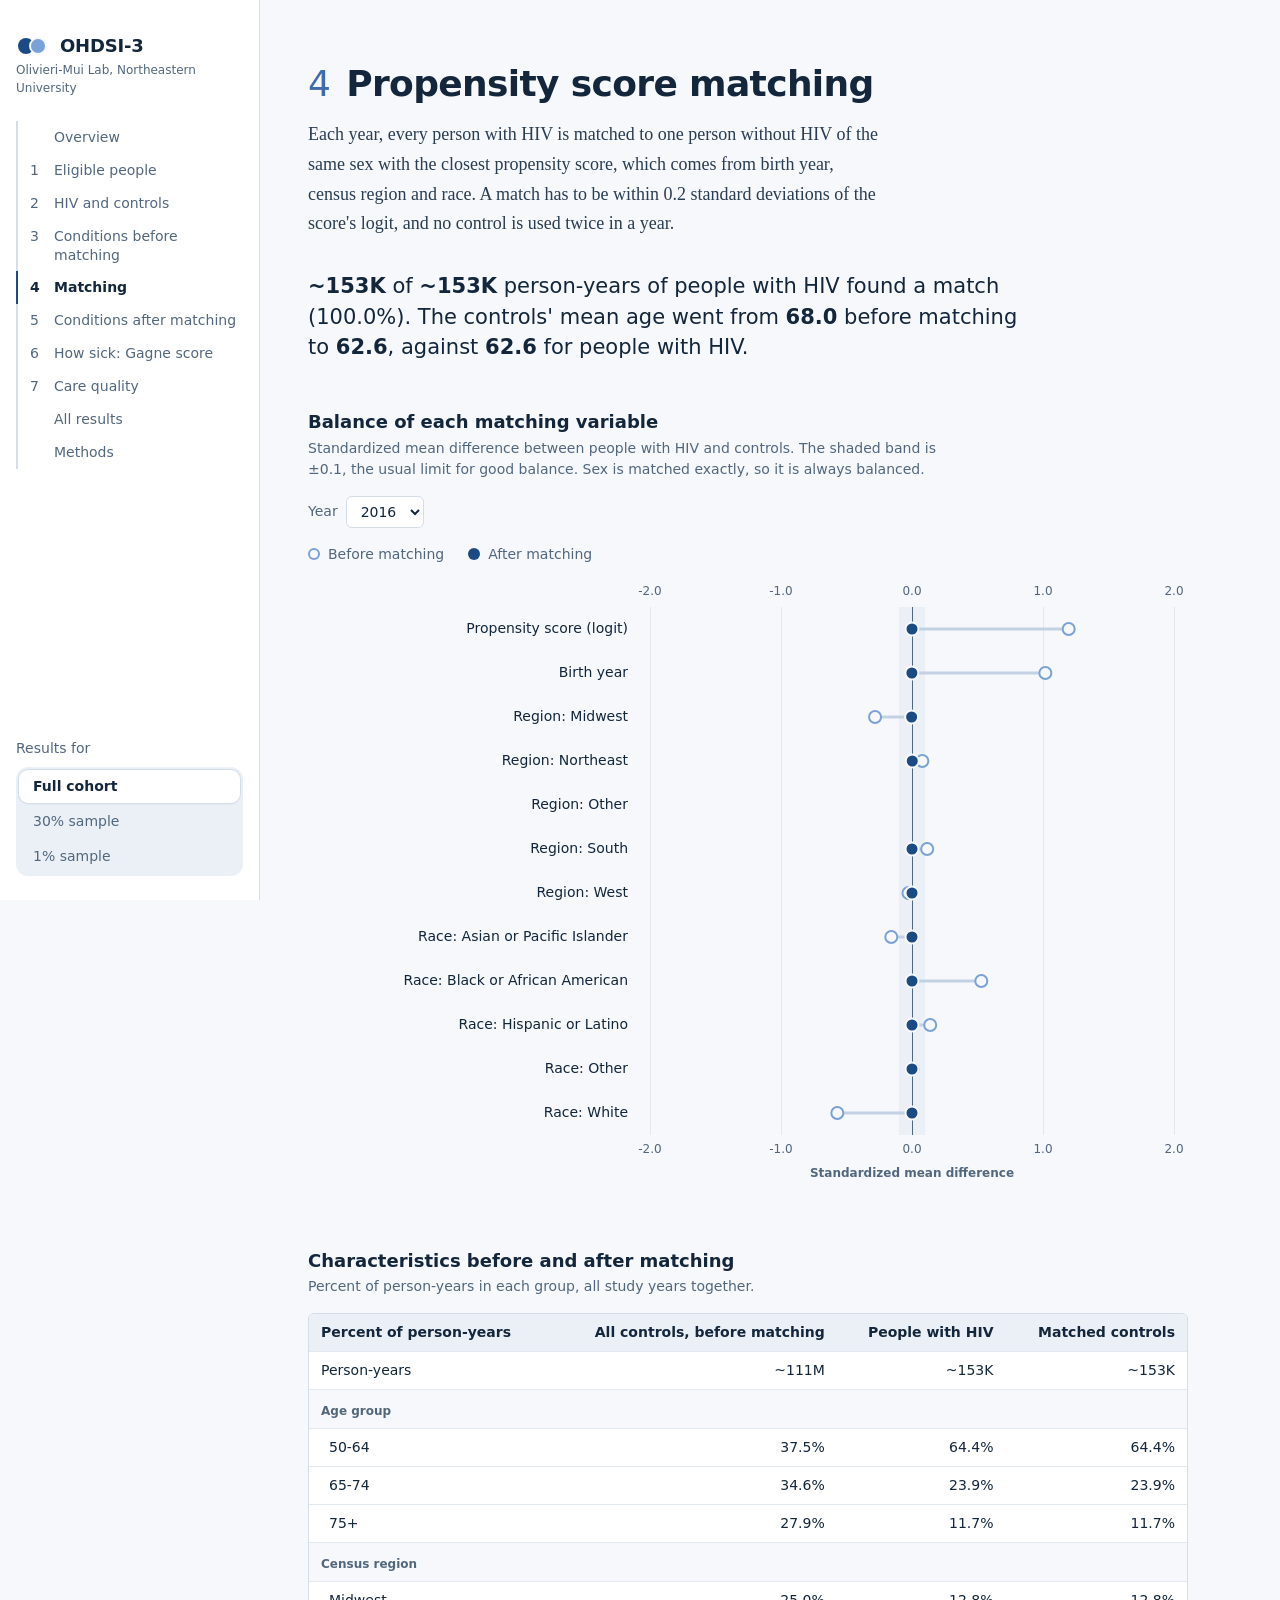
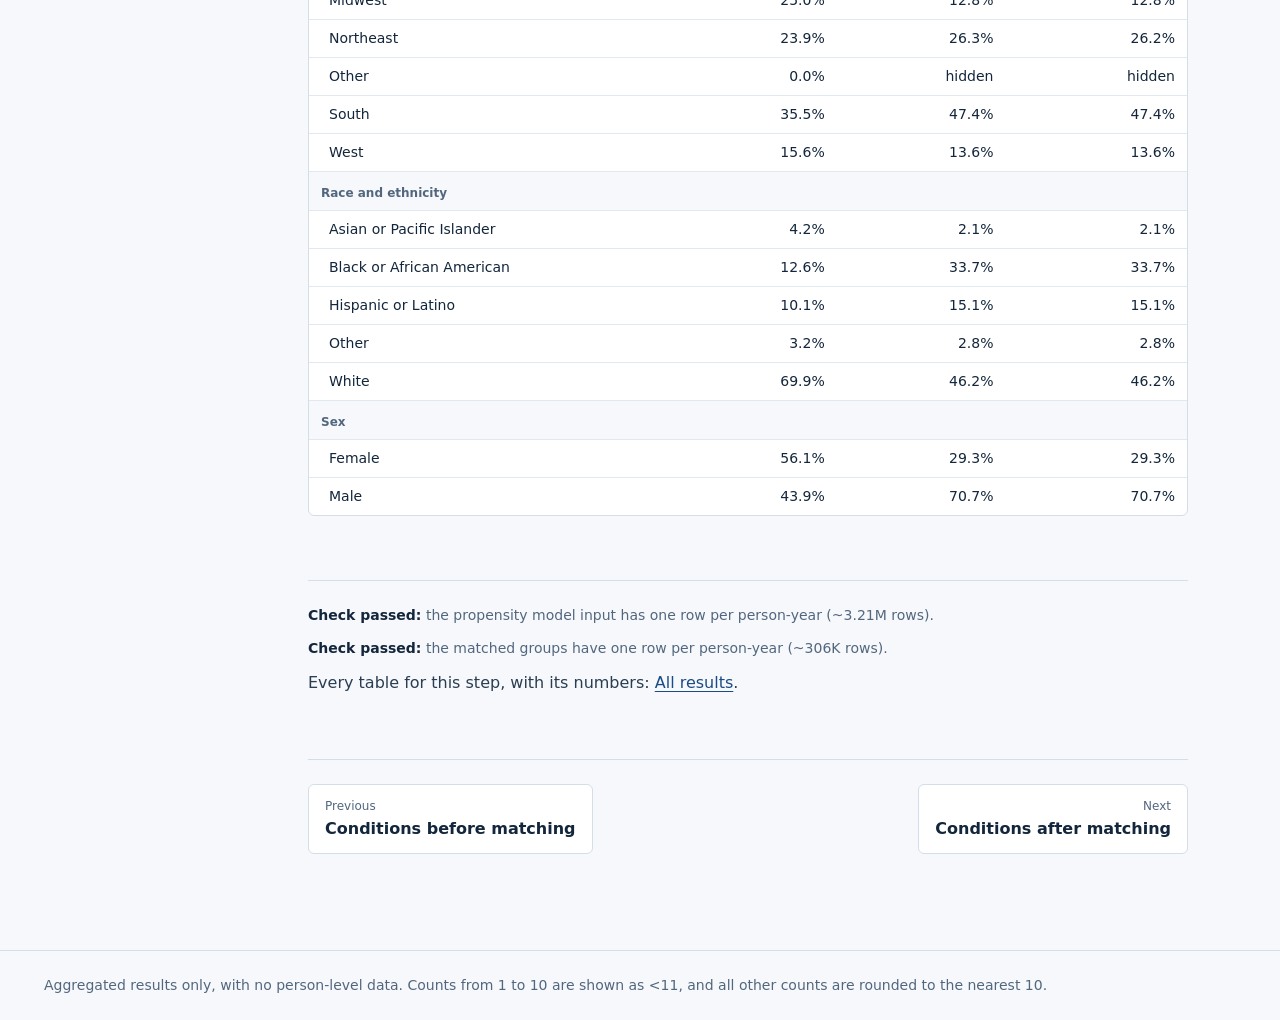
<file: docs/matching.html>
<!doctype html>
<html lang="en">
<head>
  <meta charset="utf-8">
  <meta name="viewport" content="width=device-width, initial-scale=1">
  <meta http-equiv="Content-Security-Policy" content="default-src 'self'; script-src 'self'; style-src 'self' https://fonts.googleapis.com; font-src https://fonts.gstatic.com; img-src 'self' data:; connect-src 'none'; object-src 'none'; base-uri 'none'; form-action 'none'">
  <title>Matching | SHARP</title>
  <meta name="description" content="Aggregated results of the OHDSI-3 capstone pipeline: adults aged 50 and older in Komodo Health claims, 2016 to 2025, people with HIV and matched people without HIV.">
  <link rel="icon" href="data:image/svg+xml,%3Csvg xmlns='http://www.w3.org/2000/svg' viewBox='0 0 32 32'%3E%3Ccircle cx='11' cy='16' r='9' fill='%231B4B85'/%3E%3Ccircle cx='21' cy='16' r='9' fill='%237BA2D6' stroke='%23F6F8FB' stroke-width='2'/%3E%3C/svg%3E">
  <link rel="preconnect" href="https://fonts.googleapis.com">
  <link rel="preconnect" href="https://fonts.gstatic.com" crossorigin>
  <link rel="stylesheet" href="https://fonts.googleapis.com/css2?family=Schibsted+Grotesk:wght@400..700&family=Source+Serif+4:opsz,wght@8..60,400;8..60,600&display=swap">
  <link rel="stylesheet" href="assets/site.css">
  <script defer src="assets/charts.js"></script>
  <script defer src="assets/site.js"></script>
</head>
<body>
  <a class="skip-link" href="#main">Skip to the results</a>

  <div class="layout">
    <aside class="sidebar" aria-label="Site">
      <a class="brand" href="index.html">
        <svg class="brand-mark" viewBox="0 0 32 20" aria-hidden="true"><circle cx="10" cy="10" r="8" fill="#1B4B85"/><circle cx="22" cy="10" r="8" fill="#7BA2D6" stroke="#F6F8FB" stroke-width="2"/></svg>
        <span class="brand-name">OHDSI-3</span>
        <span class="brand-lab">Olivieri-Mui Lab, Northeastern University</span>
      </a>
      <nav class="rail" aria-label="Pipeline steps">
        <ol>
          <li><a href="index.html"><span class="n"></span>Overview</a></li>
          <li><a href="eligible.html"><span class="n">1</span>Eligible people</a></li>
          <li><a href="groups.html"><span class="n">2</span>HIV and controls</a></li>
          <li><a href="before.html"><span class="n">3</span>Conditions before matching</a></li>
          <li><a href="matching.html"><span class="n">4</span>Matching</a></li>
          <li><a href="after.html"><span class="n">5</span>Conditions after matching</a></li>
          <li><a href="gagne.html"><span class="n">6</span>How sick: Gagne score</a></li>
          <li><a href="care.html"><span class="n">7</span>Care quality</a></li>
          <li><a href="results.html"><span class="n"></span>All results</a></li>
        <li><a href="methods.html"><span class="n"></span>Methods</a></li>
        </ol>
      </nav>
      <div class="profile-picker">
        <span id="profile-label" class="control-label">Results for</span>
        <div class="segmented" role="radiogroup" aria-labelledby="profile-label">
          <label><input type="radio" name="profile" value="full" checked><span>Full cohort</span></label>
          <label><input type="radio" name="profile" value="sample_30pct"><span>30% sample</span></label>
          <label><input type="radio" name="profile" value="sample_1pct"><span>1% sample</span></label>
        </div>
        <p class="status" id="status" role="status"></p>
      </div>
    </aside>

    <main id="main" tabindex="-1" aria-busy="true">
      <div class="content">
        <section class="section" id="matching" aria-labelledby="h-matching">
          <h2 id="h-matching"><span class="n">4</span>Propensity score matching</h2>
          <p class="lede">Each year, every person with HIV is matched to one person without HIV of the same sex with the closest propensity score, which comes from birth year, census region and race. A match has to be within 0.2 standard deviations of the score's logit, and no control is used twice in a year.</p>
          <div class="section-body" data-part="matching"></div>
        </section>
        <nav class="pager" aria-label="Next and previous">
          <a class="prev" href="before.html"><span>Previous</span>Conditions before matching</a>
          <a class="next" href="after.html"><span>Next</span>Conditions after matching</a>
        </nav>
      </div>
    </main>
  </div>

  <footer class="site-footer">
    <p>Aggregated results only, with no person-level data. Counts from 1 to 10 are shown as &lt;11, and all other counts are rounded to the nearest 10.</p>
  </footer>
</body>
</html>
</file>
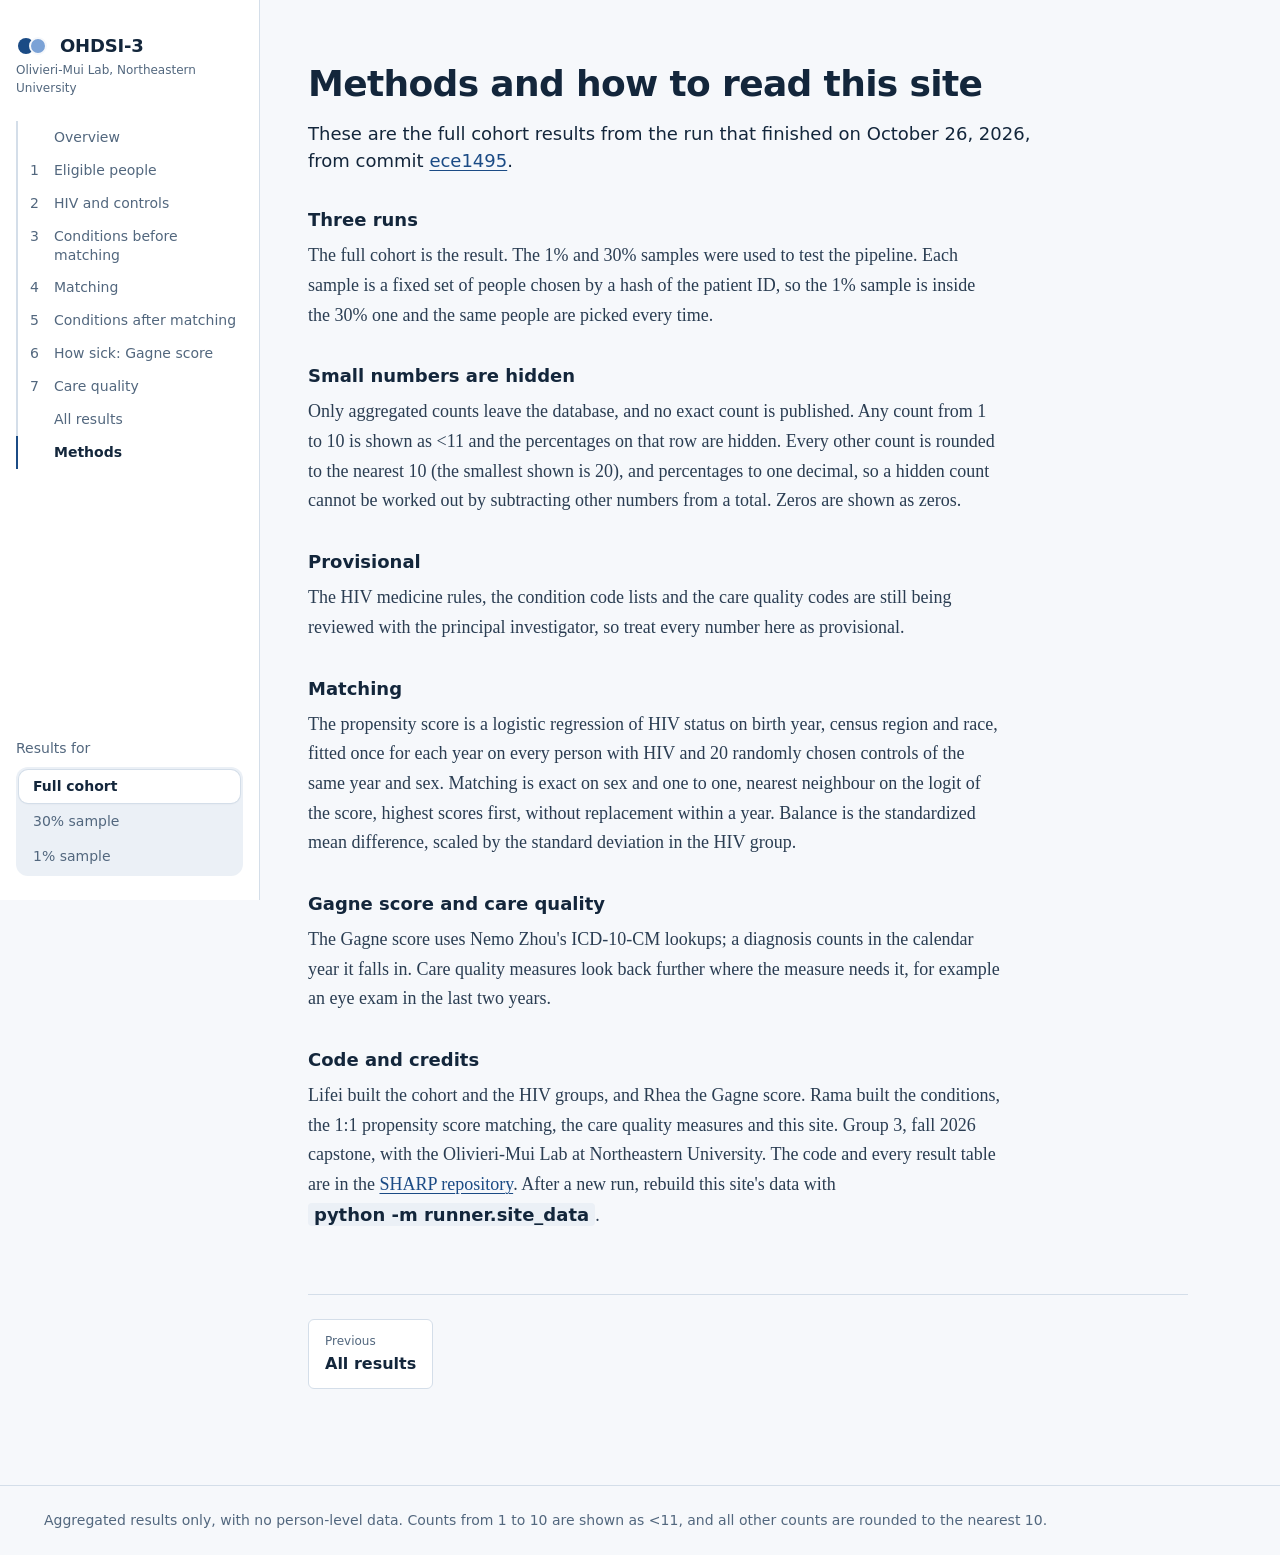
<file: docs/methods.html>
<!doctype html>
<html lang="en">
<head>
  <meta charset="utf-8">
  <meta name="viewport" content="width=device-width, initial-scale=1">
  <meta http-equiv="Content-Security-Policy" content="default-src 'self'; script-src 'self'; style-src 'self' https://fonts.googleapis.com; font-src https://fonts.gstatic.com; img-src 'self' data:; connect-src 'none'; object-src 'none'; base-uri 'none'; form-action 'none'">
  <title>Methods | SHARP</title>
  <meta name="description" content="Aggregated results of the OHDSI-3 capstone pipeline: adults aged 50 and older in Komodo Health claims, 2016 to 2025, people with HIV and matched people without HIV.">
  <link rel="icon" href="data:image/svg+xml,%3Csvg xmlns='http://www.w3.org/2000/svg' viewBox='0 0 32 32'%3E%3Ccircle cx='11' cy='16' r='9' fill='%231B4B85'/%3E%3Ccircle cx='21' cy='16' r='9' fill='%237BA2D6' stroke='%23F6F8FB' stroke-width='2'/%3E%3C/svg%3E">
  <link rel="preconnect" href="https://fonts.googleapis.com">
  <link rel="preconnect" href="https://fonts.gstatic.com" crossorigin>
  <link rel="stylesheet" href="https://fonts.googleapis.com/css2?family=Schibsted+Grotesk:wght@400..700&family=Source+Serif+4:opsz,wght@8..60,400;8..60,600&display=swap">
  <link rel="stylesheet" href="assets/site.css">
  <script defer src="assets/charts.js"></script>
  <script defer src="assets/site.js"></script>
</head>
<body>
  <a class="skip-link" href="#main">Skip to the results</a>

  <div class="layout">
    <aside class="sidebar" aria-label="Site">
      <a class="brand" href="index.html">
        <svg class="brand-mark" viewBox="0 0 32 20" aria-hidden="true"><circle cx="10" cy="10" r="8" fill="#1B4B85"/><circle cx="22" cy="10" r="8" fill="#7BA2D6" stroke="#F6F8FB" stroke-width="2"/></svg>
        <span class="brand-name">OHDSI-3</span>
        <span class="brand-lab">Olivieri-Mui Lab, Northeastern University</span>
      </a>
      <nav class="rail" aria-label="Pipeline steps">
        <ol>
          <li><a href="index.html"><span class="n"></span>Overview</a></li>
          <li><a href="eligible.html"><span class="n">1</span>Eligible people</a></li>
          <li><a href="groups.html"><span class="n">2</span>HIV and controls</a></li>
          <li><a href="before.html"><span class="n">3</span>Conditions before matching</a></li>
          <li><a href="matching.html"><span class="n">4</span>Matching</a></li>
          <li><a href="after.html"><span class="n">5</span>Conditions after matching</a></li>
          <li><a href="gagne.html"><span class="n">6</span>How sick: Gagne score</a></li>
          <li><a href="care.html"><span class="n">7</span>Care quality</a></li>
          <li><a href="results.html"><span class="n"></span>All results</a></li>
        <li><a href="methods.html"><span class="n"></span>Methods</a></li>
        </ol>
      </nav>
      <div class="profile-picker">
        <span id="profile-label" class="control-label">Results for</span>
        <div class="segmented" role="radiogroup" aria-labelledby="profile-label">
          <label><input type="radio" name="profile" value="full" checked><span>Full cohort</span></label>
          <label><input type="radio" name="profile" value="sample_30pct"><span>30% sample</span></label>
          <label><input type="radio" name="profile" value="sample_1pct"><span>1% sample</span></label>
        </div>
        <p class="status" id="status" role="status"></p>
      </div>
    </aside>

    <main id="main" tabindex="-1" aria-busy="true">
      <div class="content">
        <section class="section methods" id="methods" aria-labelledby="h-methods">
          <h2 id="h-methods">Methods and how to read this site</h2>
          <div class="section-body" data-part="run"></div>
          <div class="prose">
            <h3>Three runs</h3>
            <p>The full cohort is the result. The 1% and 30% samples were used to test the pipeline. Each sample is a fixed set of people chosen by a hash of the patient ID, so the 1% sample is inside the 30% one and the same people are picked every time.</p>
            <h3>Small numbers are hidden</h3>
            <p>Only aggregated counts leave the database, and no exact count is published. Any count from 1 to 10 is shown as &lt;11 and the percentages on that row are hidden. Every other count is rounded to the nearest 10 (the smallest shown is 20), and percentages to one decimal, so a hidden count cannot be worked out by subtracting other numbers from a total. Zeros are shown as zeros.</p>
            <h3>Provisional</h3>
            <p>The HIV medicine rules, the condition code lists and the care quality codes are still being reviewed with the principal investigator, so treat every number here as provisional.</p>
            <h3>Matching</h3>
            <p>The propensity score is a logistic regression of HIV status on birth year, census region and race, fitted once for each year on every person with HIV and 20 randomly chosen controls of the same year and sex. Matching is exact on sex and one to one, nearest neighbour on the logit of the score, highest scores first, without replacement within a year. Balance is the standardized mean difference, scaled by the standard deviation in the HIV group.</p>
            <h3>Gagne score and care quality</h3>
            <p>The Gagne score uses Nemo Zhou's ICD-10-CM lookups; a diagnosis counts in the calendar year it falls in. Care quality measures look back further where the measure needs it, for example an eye exam in the last two years.</p>
            <h3>Code and credits</h3>
            <p>Lifei built the cohort and the HIV groups, and Rhea the Gagne score. Rama built the conditions, the 1:1 propensity score matching, the care quality measures and this site. Group 3, fall 2026 capstone, with the Olivieri-Mui Lab at Northeastern University. The code and every result table are in the <a href="https://github.com/nucapstone/SHARP">SHARP repository</a>. After a new run, rebuild this site's data with <span class="command">python -m runner.site_data</span>.</p>
          </div>
        </section>
        <nav class="pager" aria-label="Next and previous">
          <a class="prev" href="results.html"><span>Previous</span>All results</a>
        </nav>
      </div>
    </main>
  </div>

  <footer class="site-footer">
    <p>Aggregated results only, with no person-level data. Counts from 1 to 10 are shown as &lt;11, and all other counts are rounded to the nearest 10.</p>
  </footer>
</body>
</html>
</file>
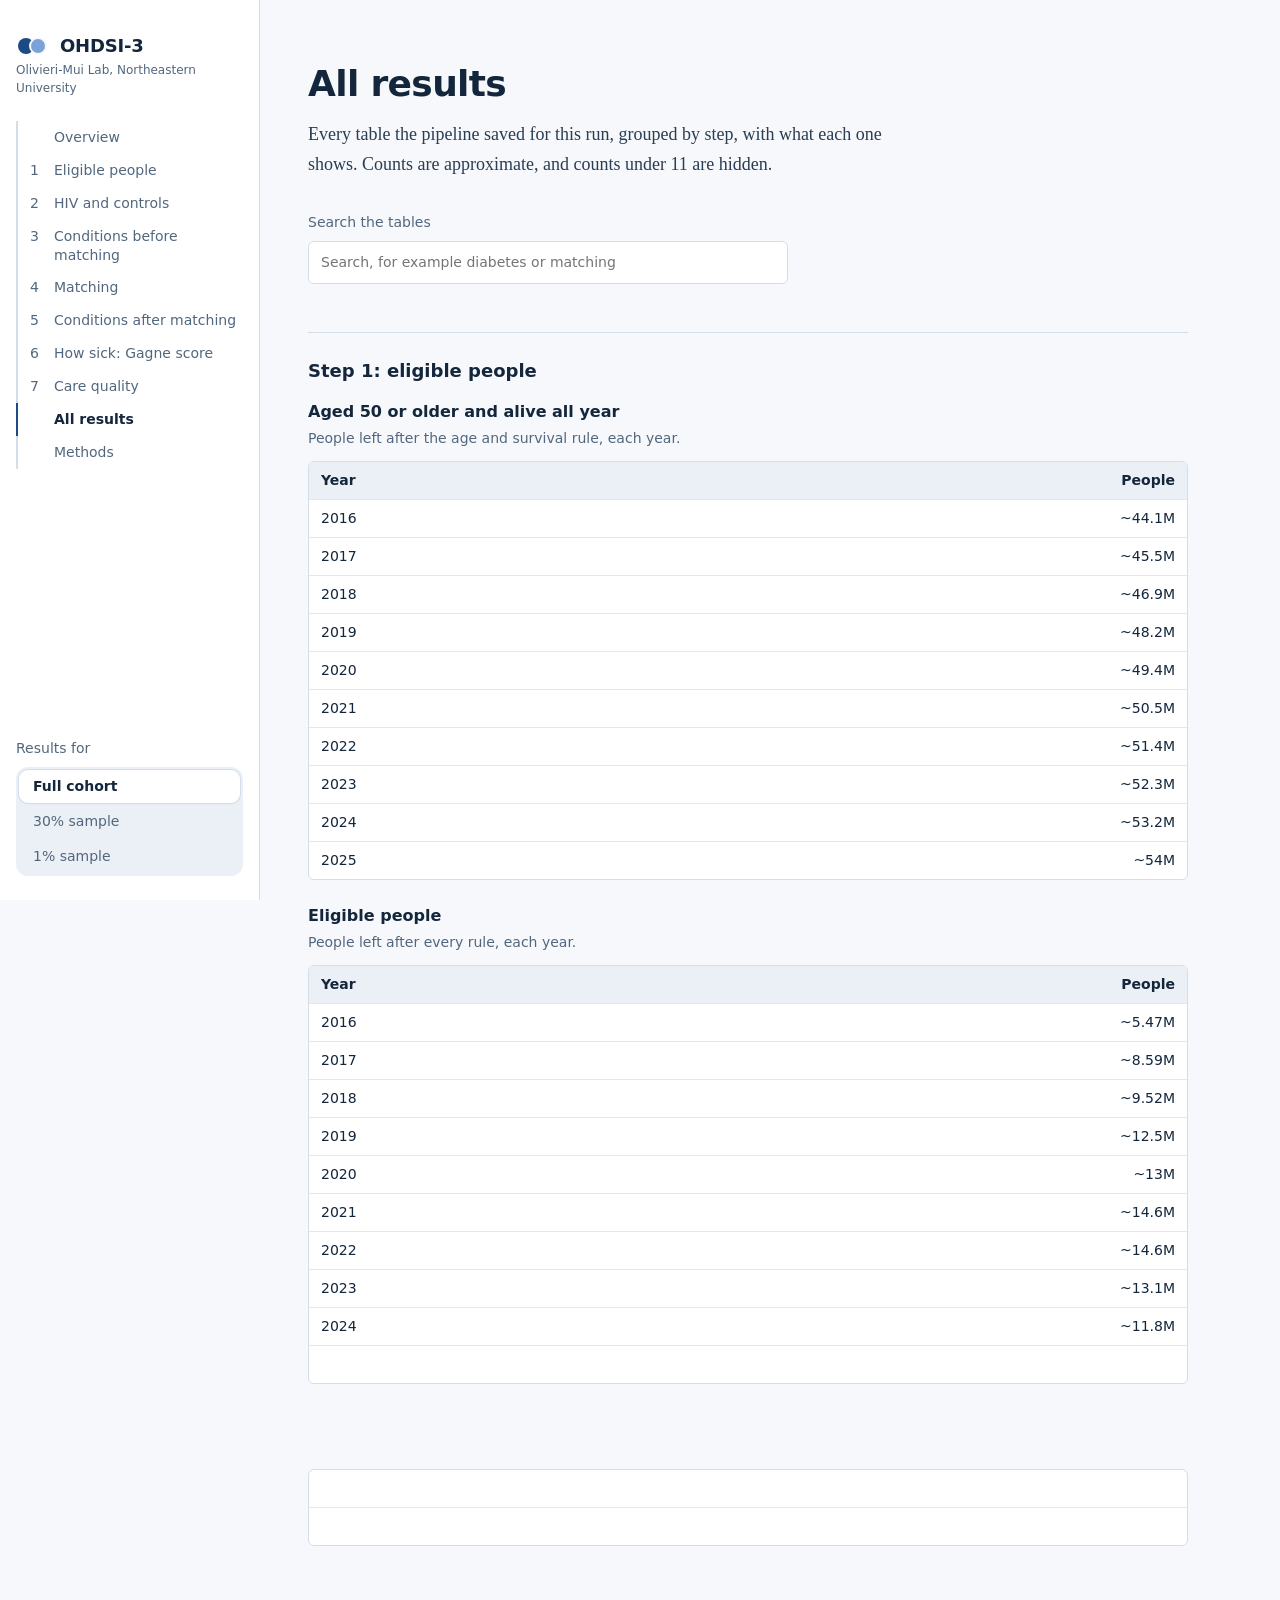
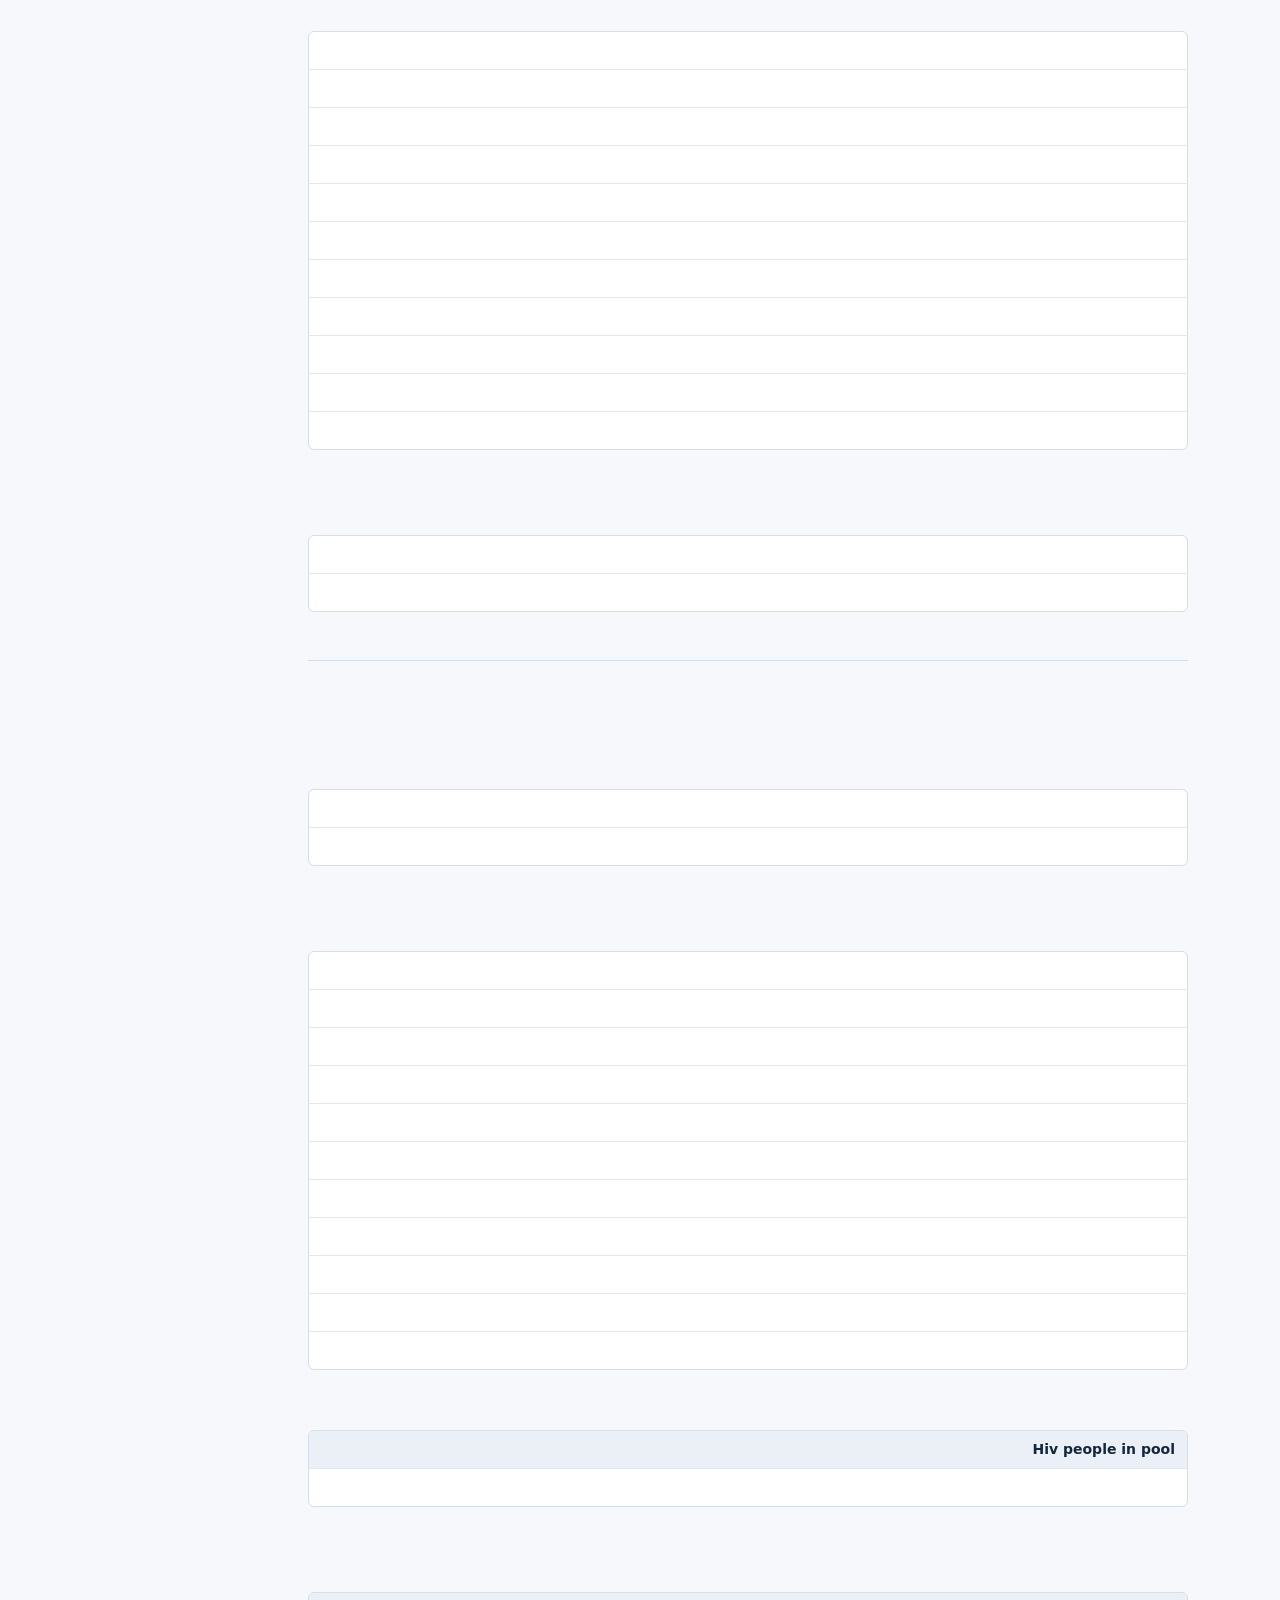
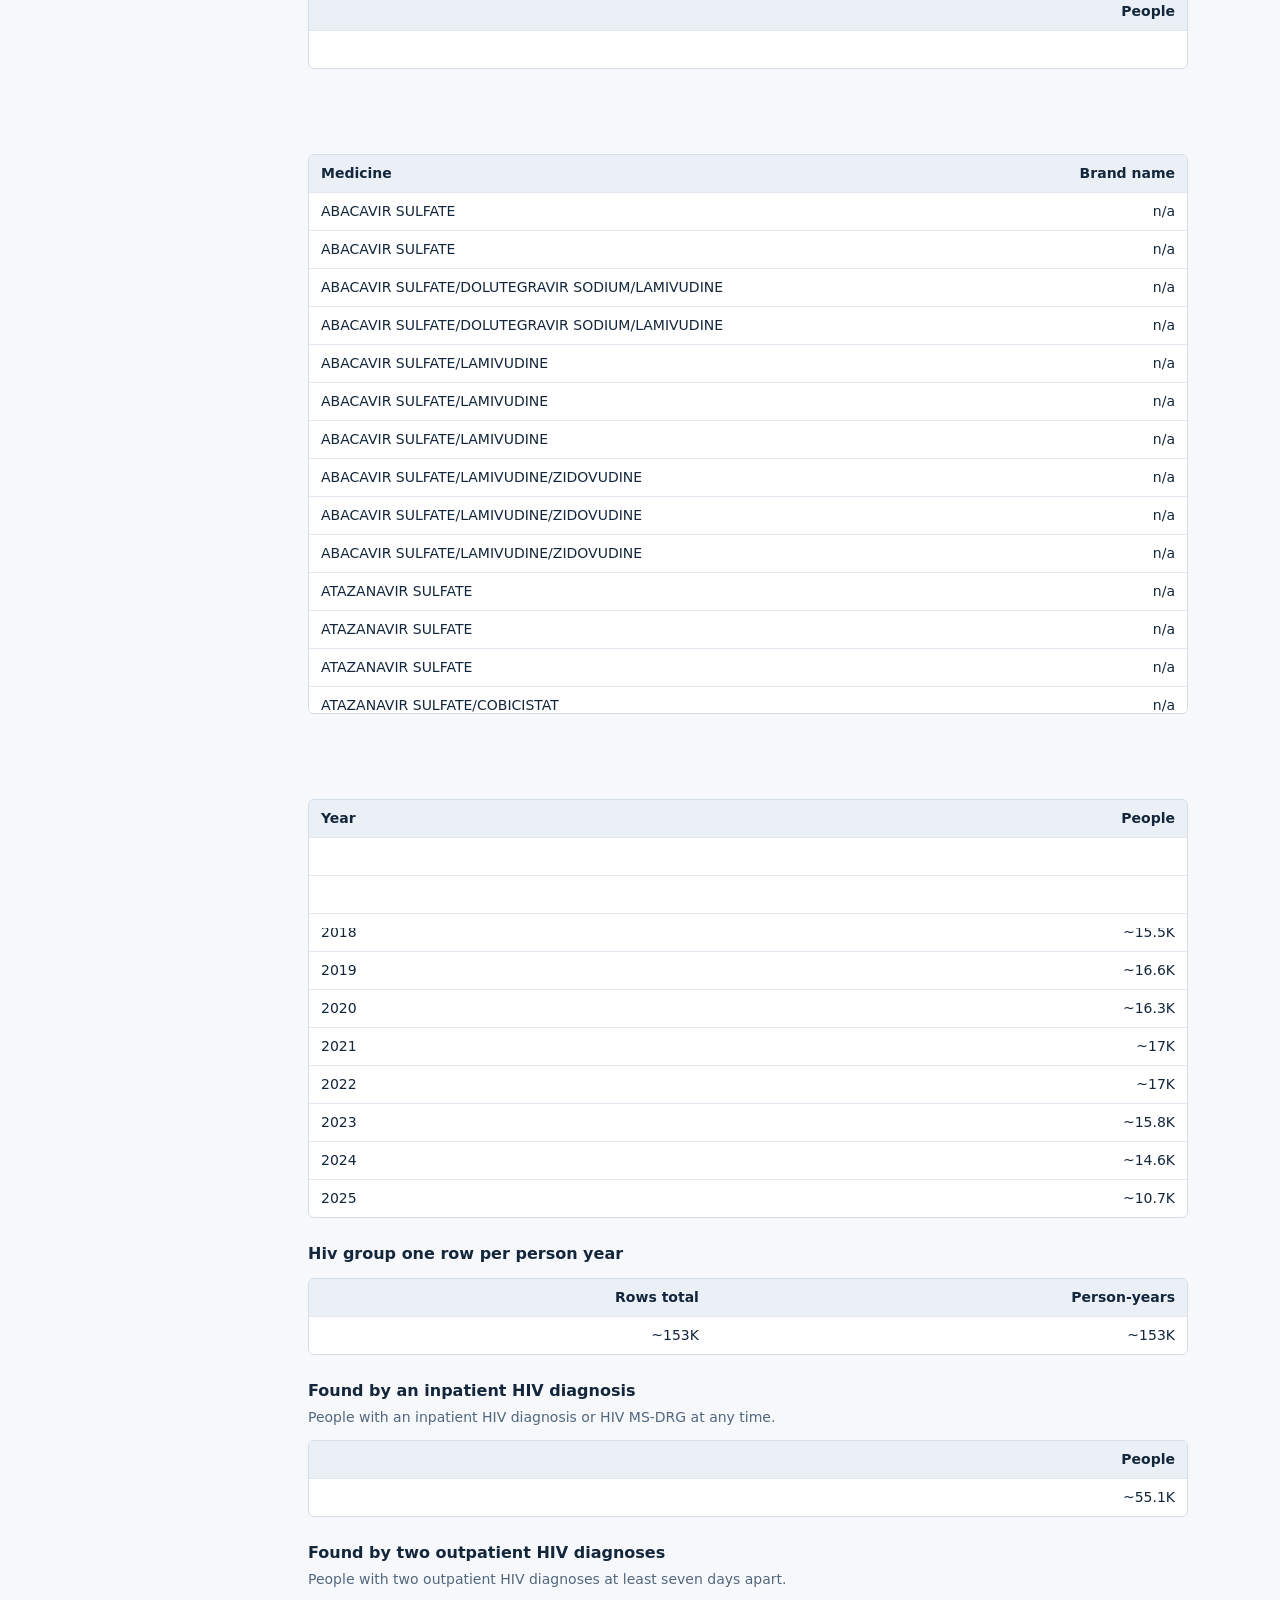
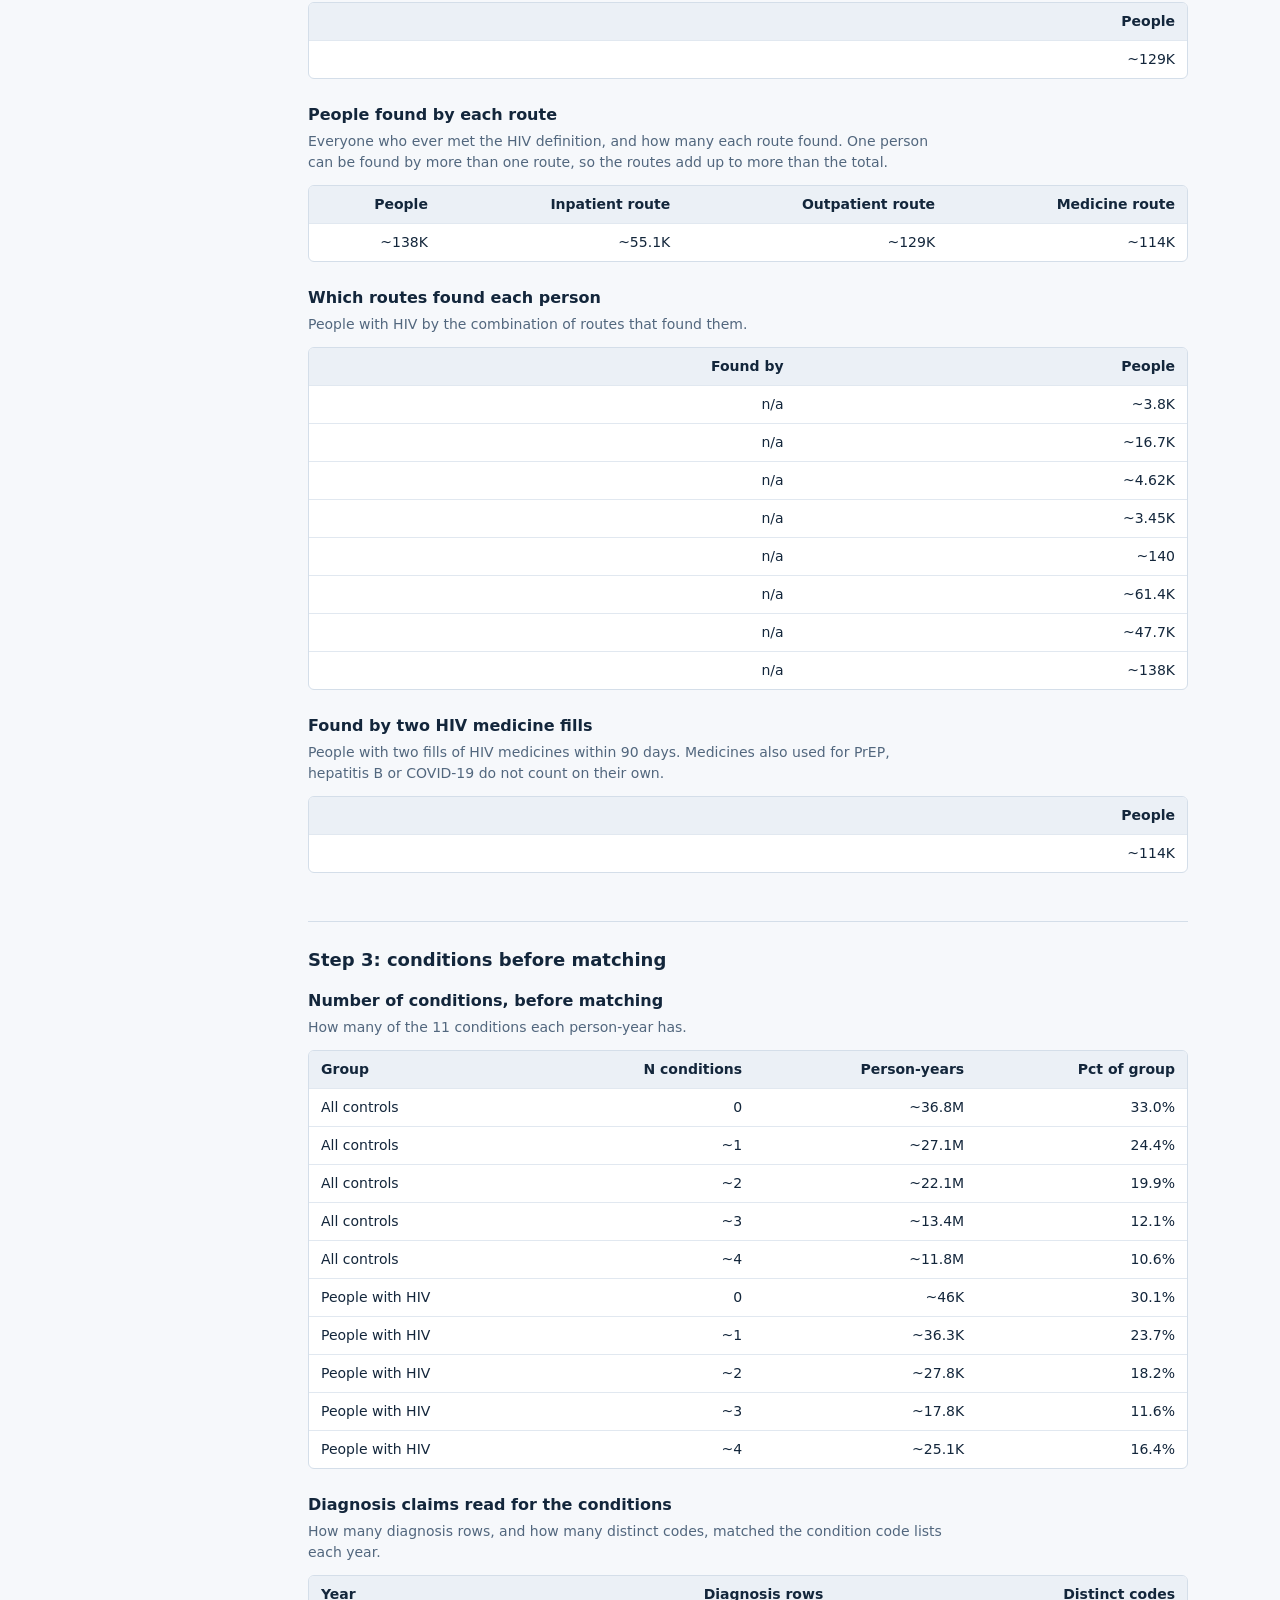
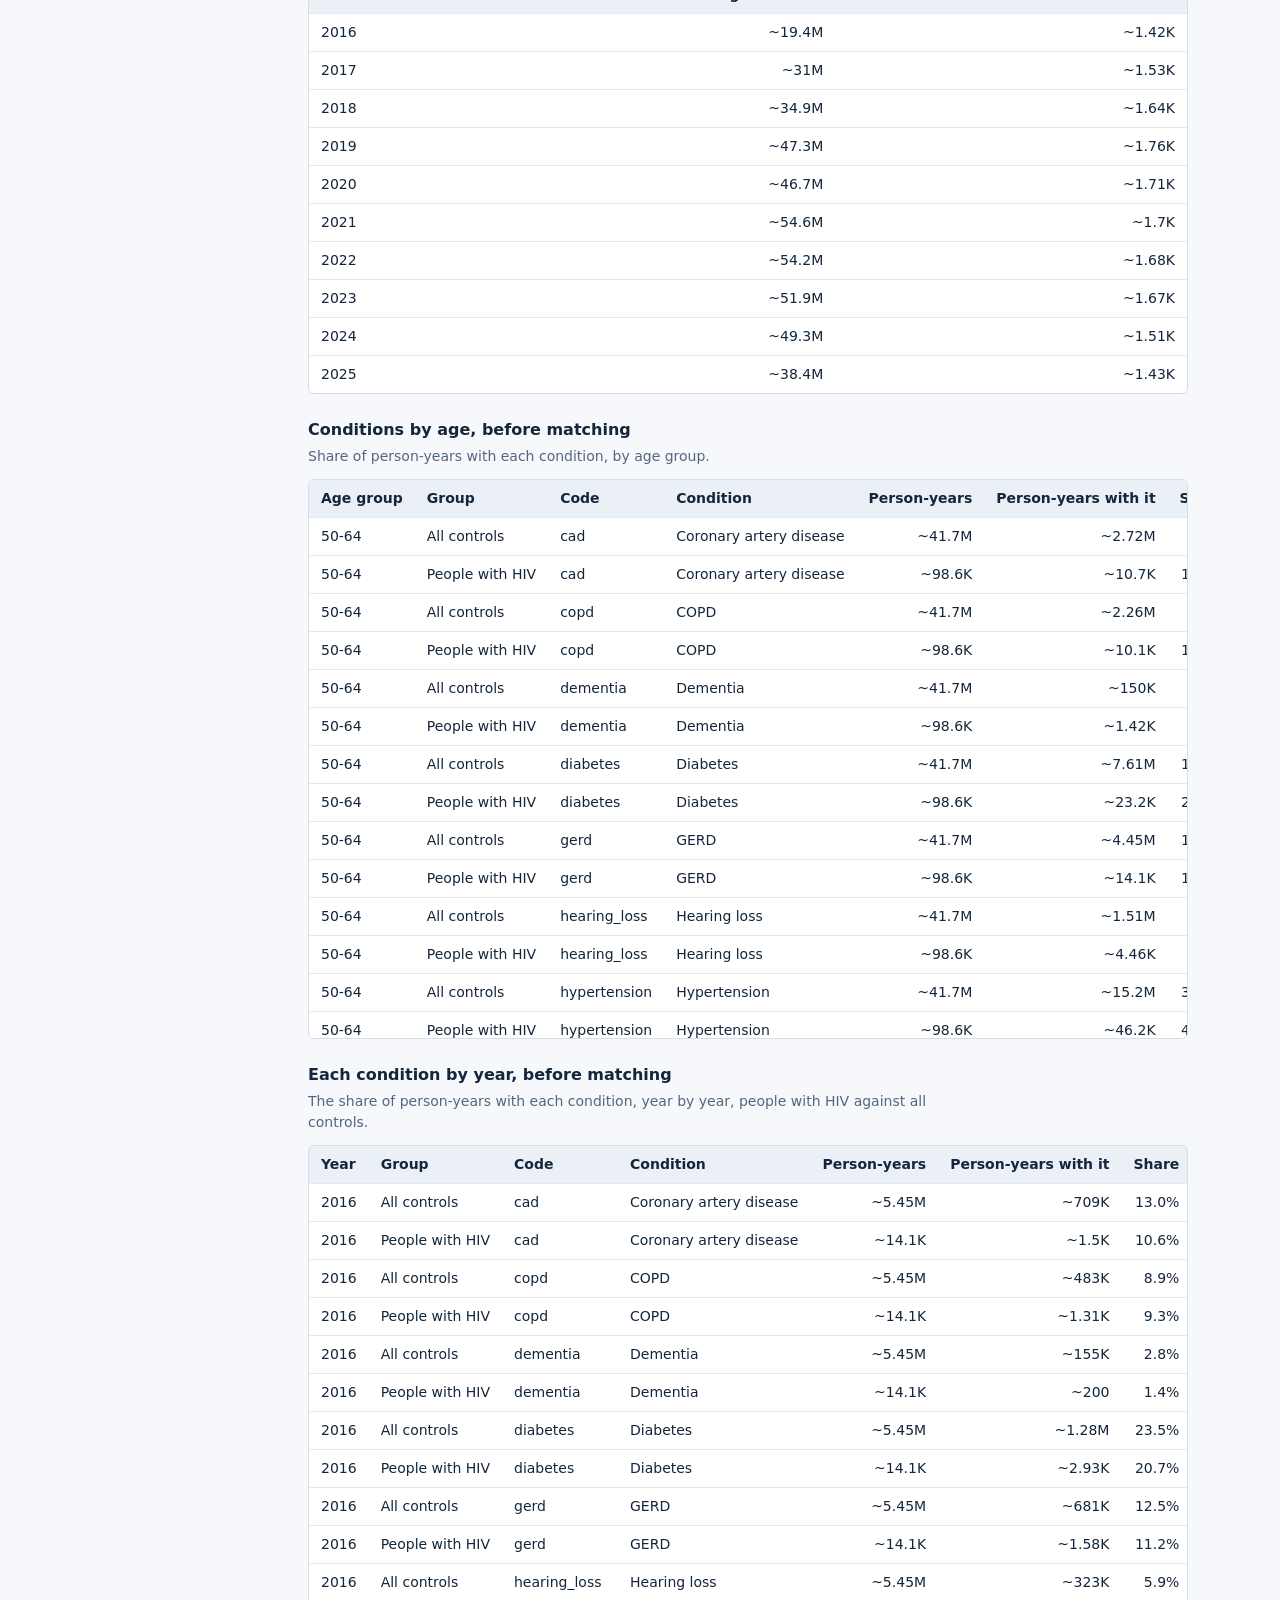
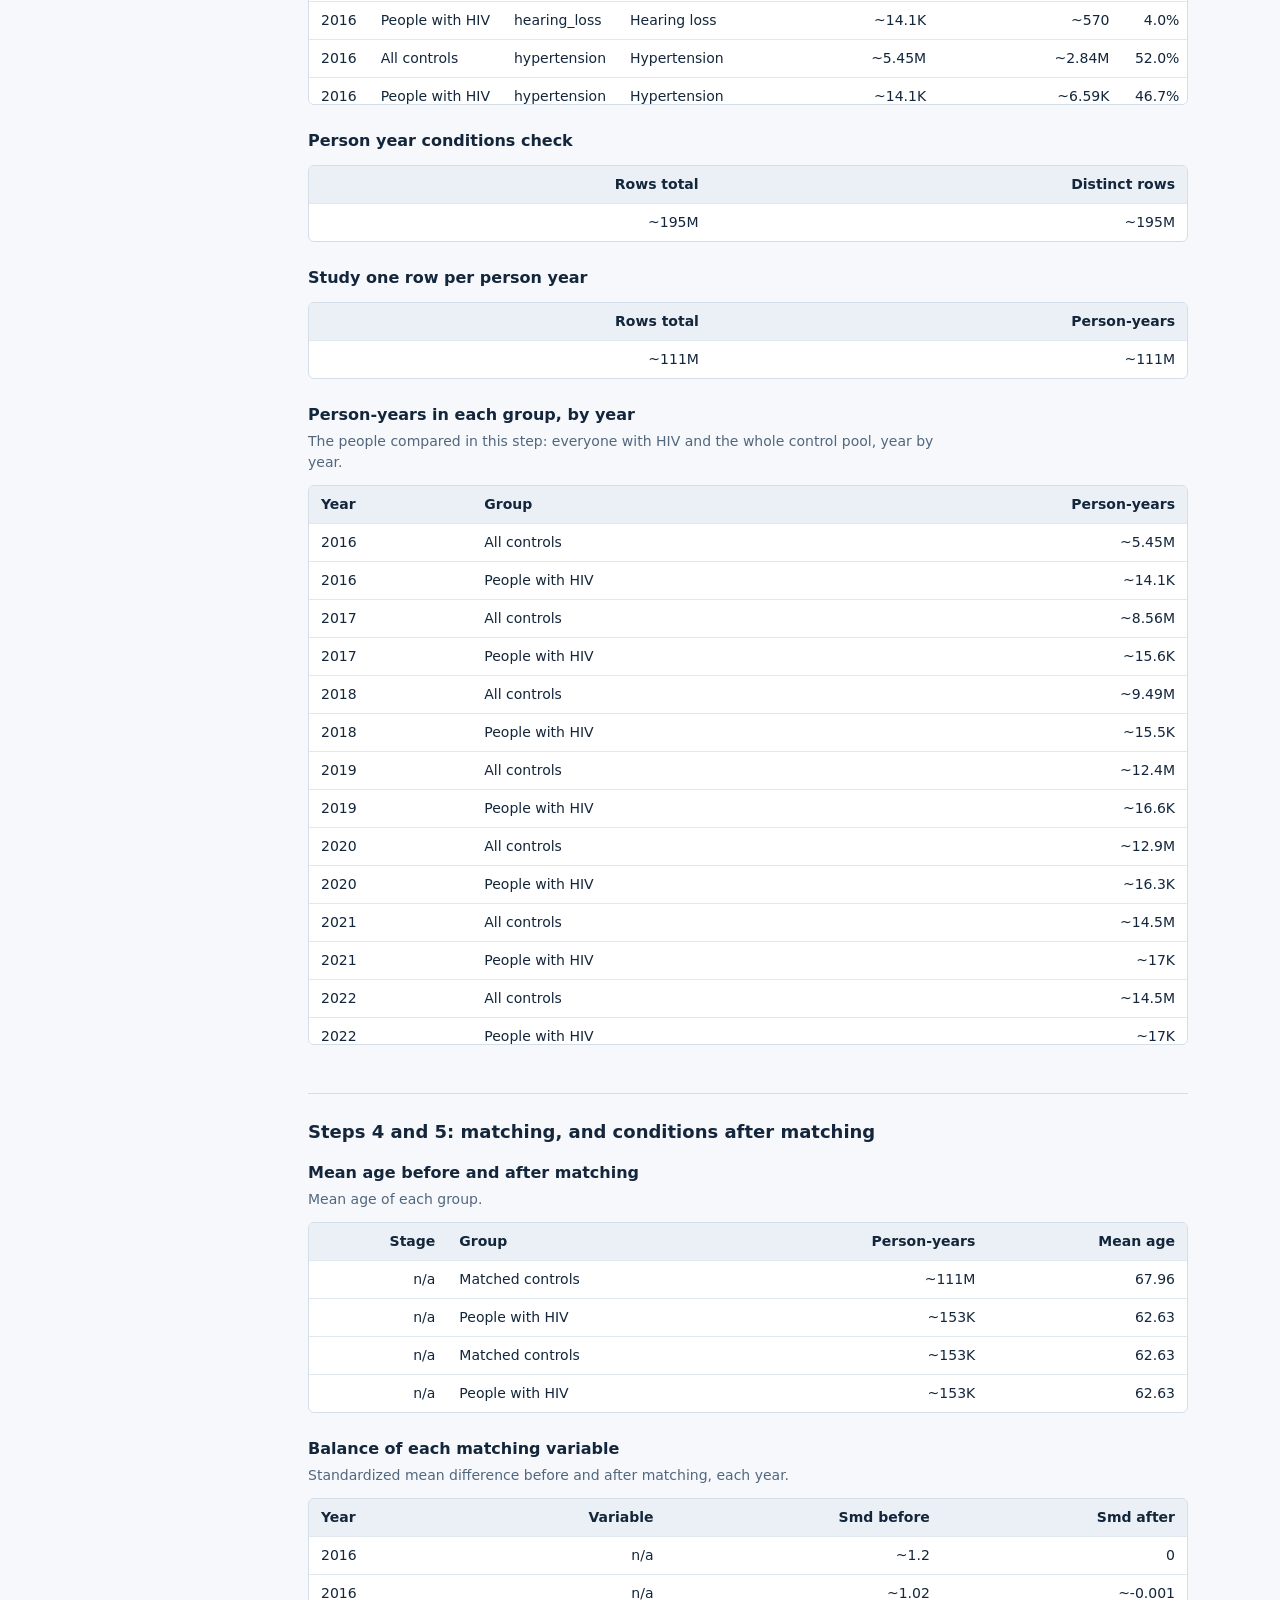
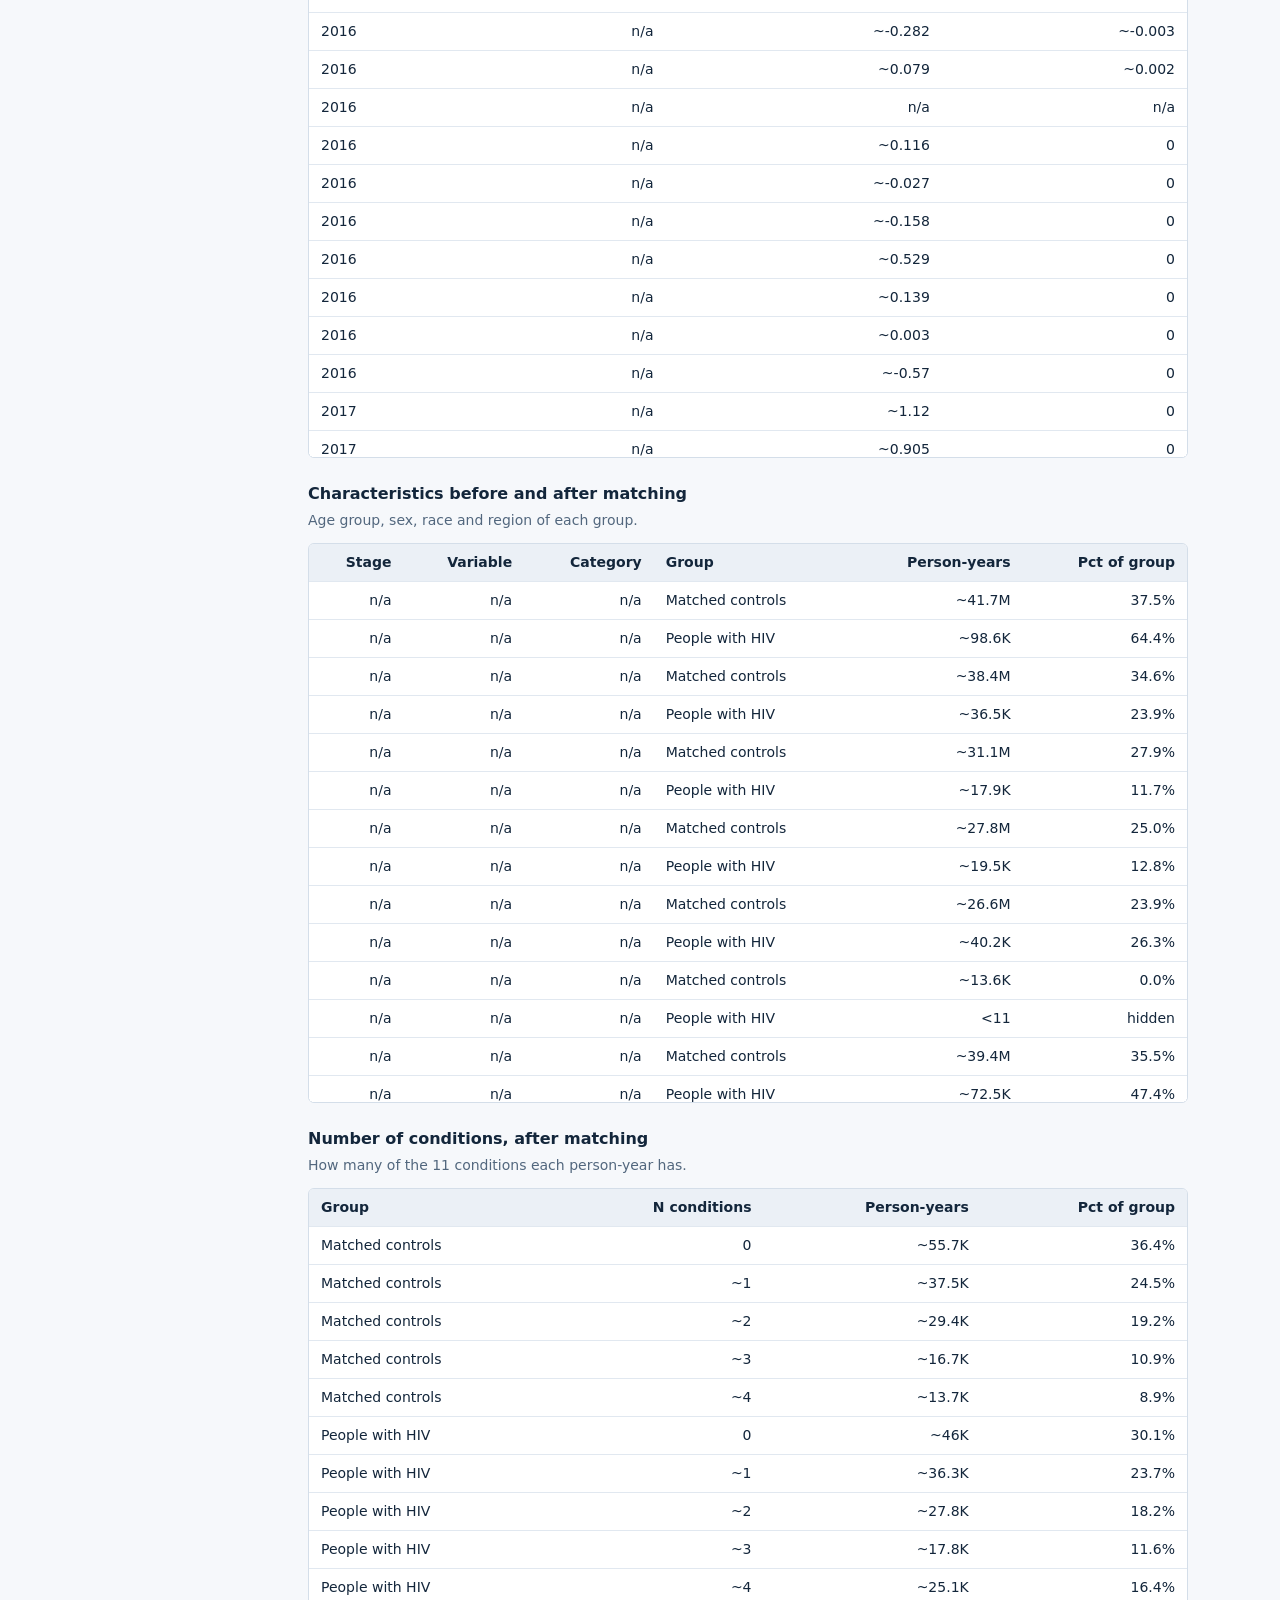
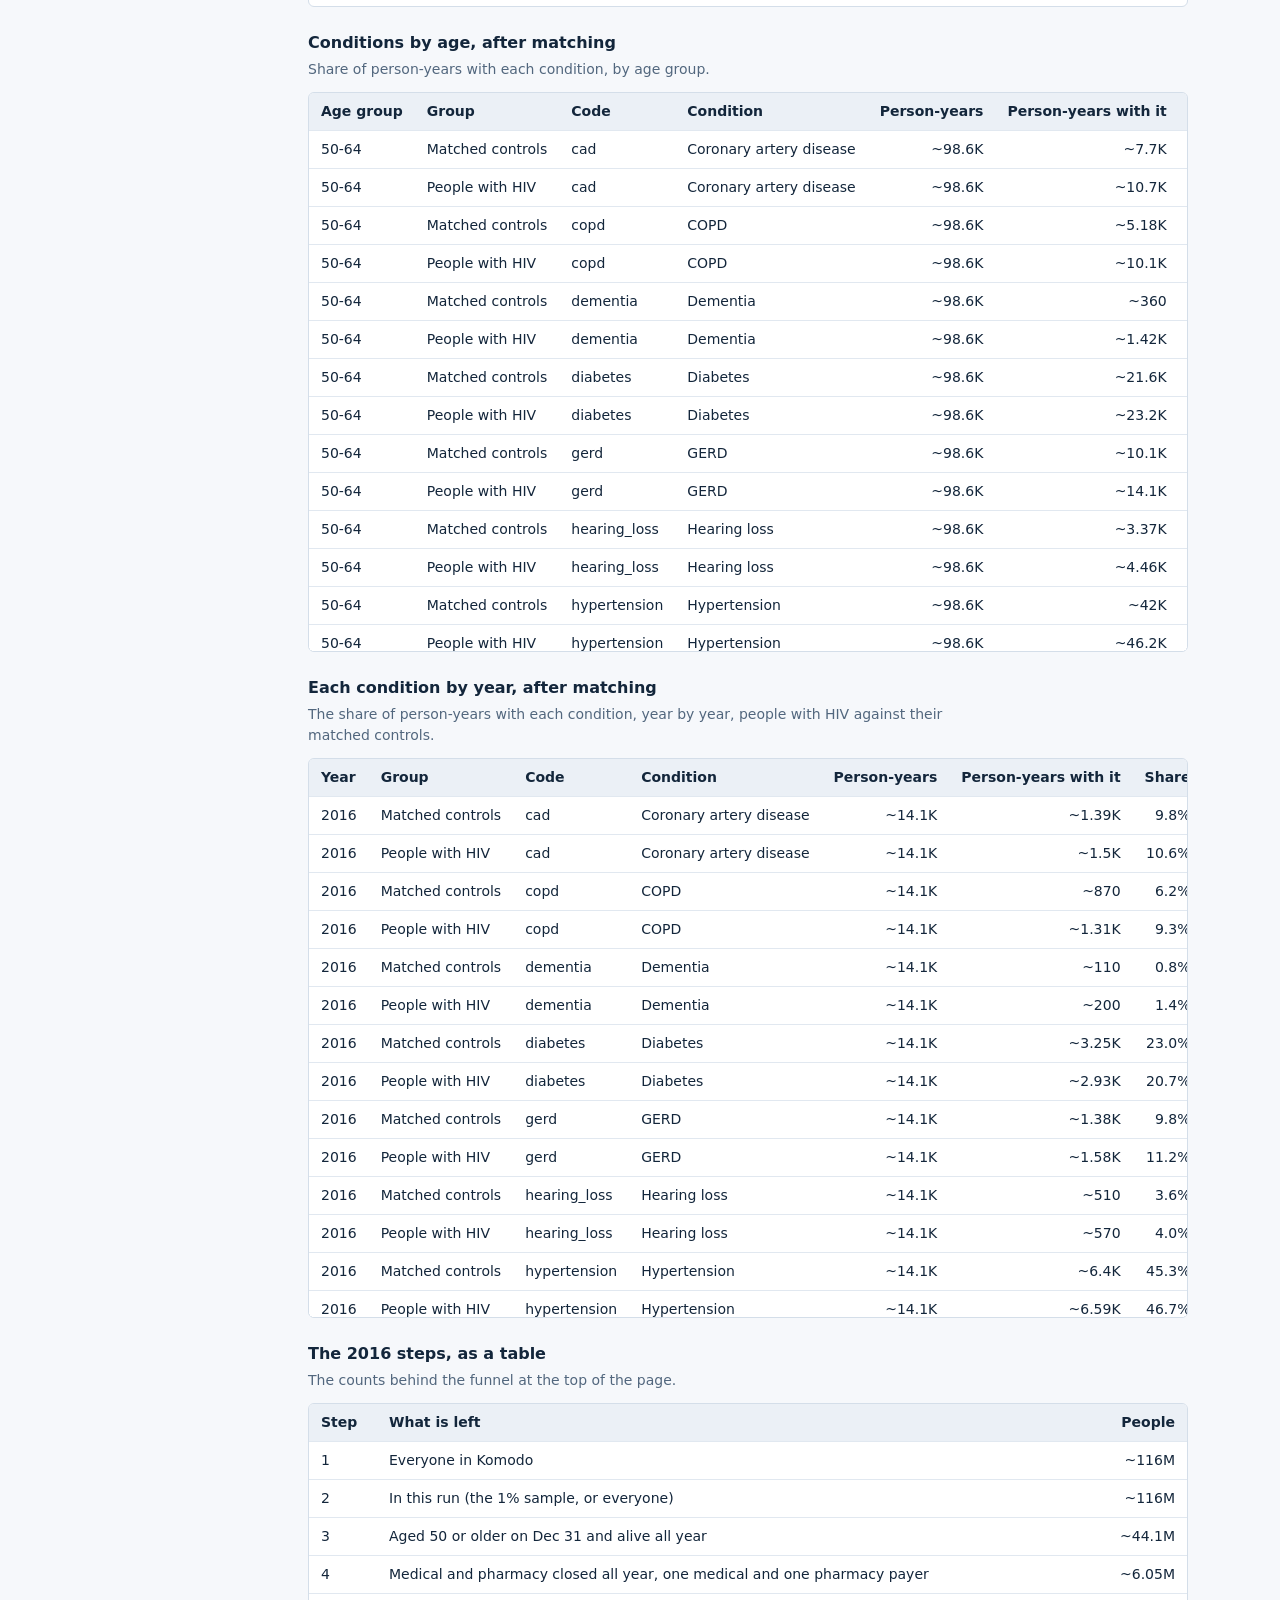
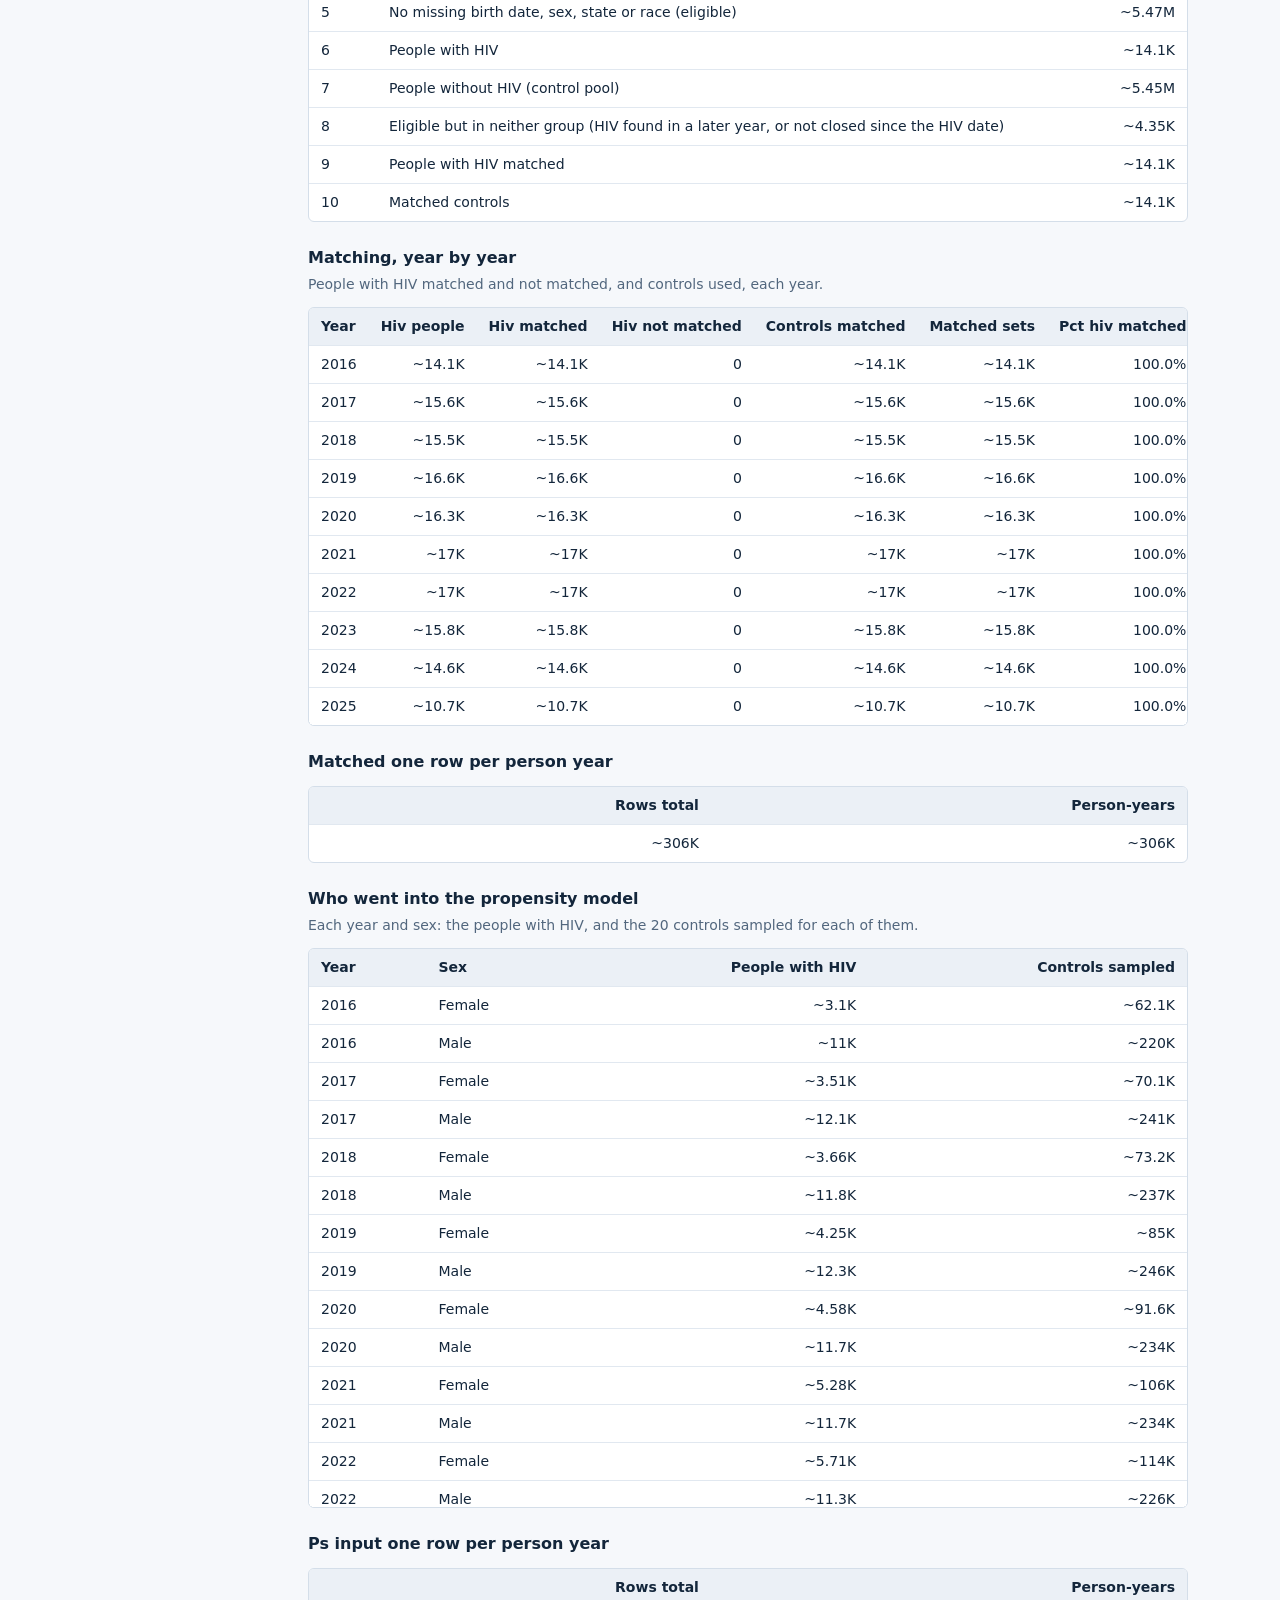
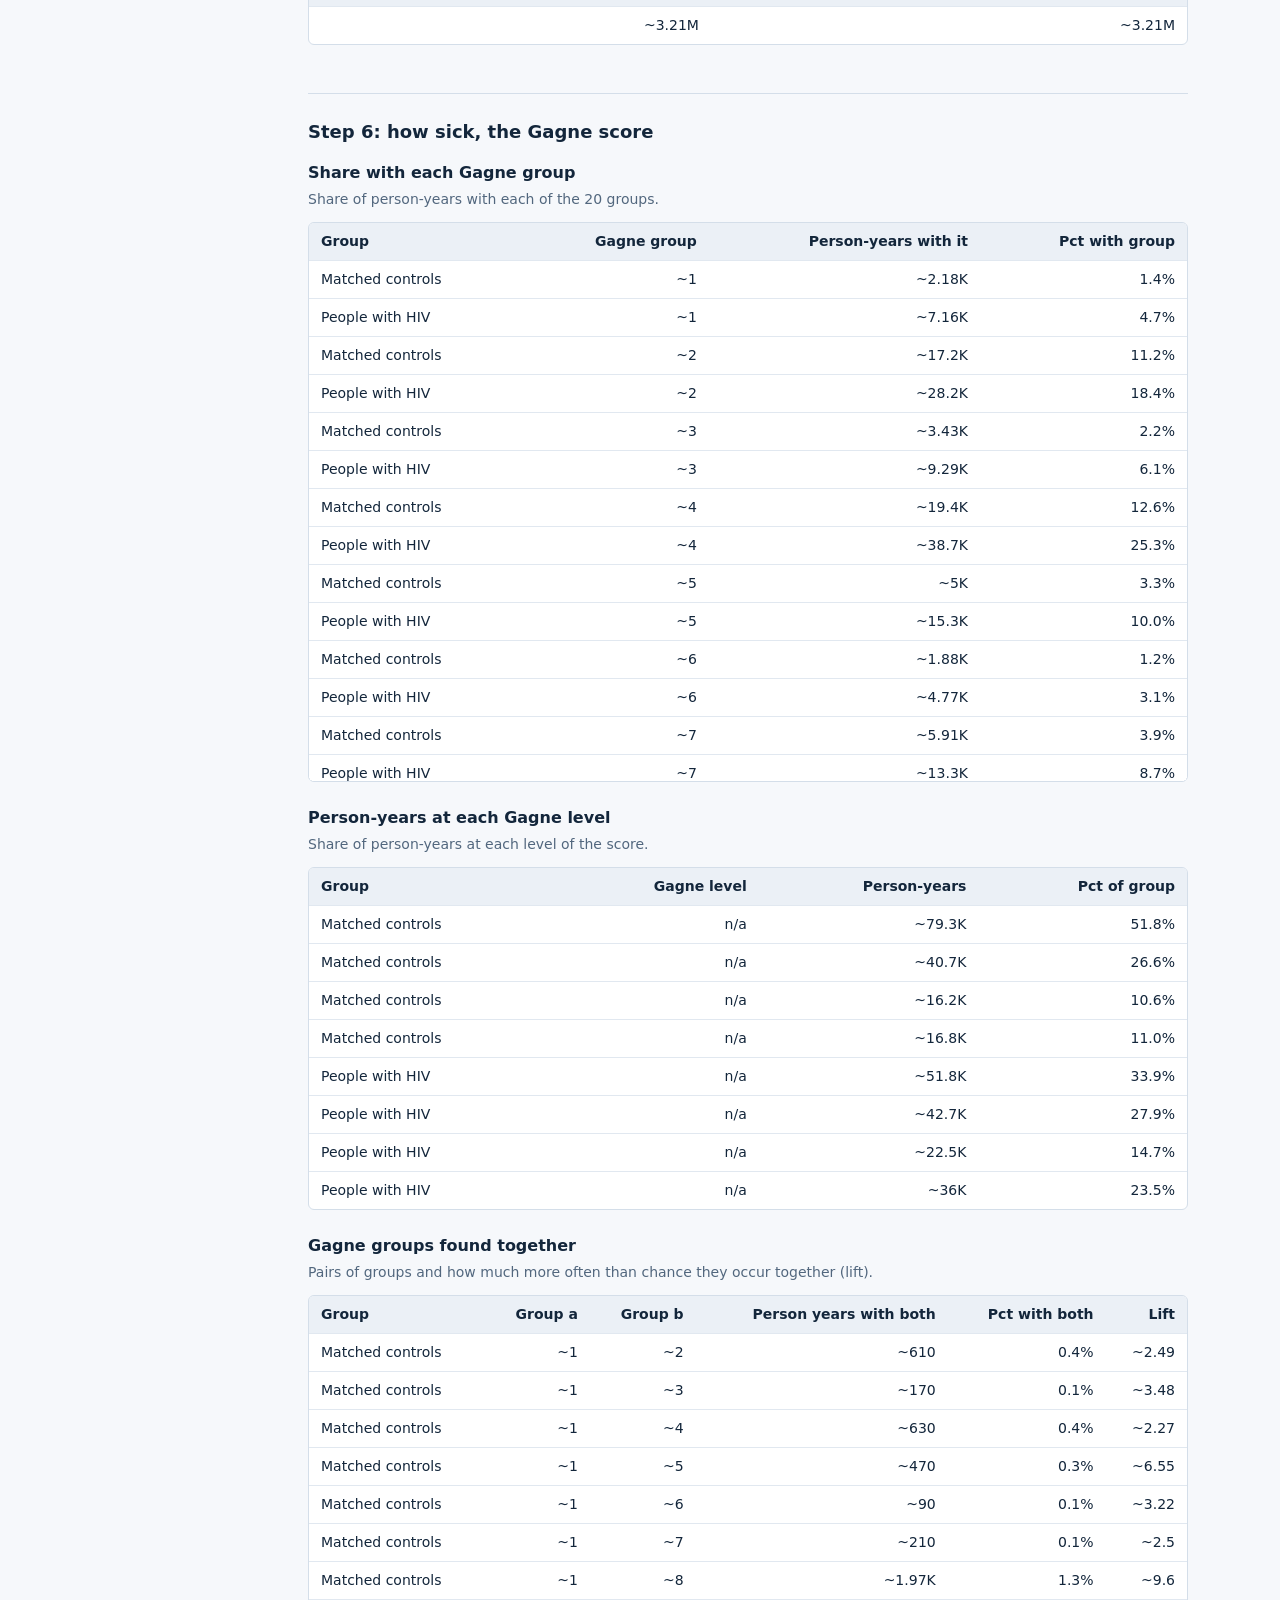
<file: docs/results.html>
<!doctype html>
<html lang="en">
<head>
  <meta charset="utf-8">
  <meta name="viewport" content="width=device-width, initial-scale=1">
  <meta http-equiv="Content-Security-Policy" content="default-src 'self'; script-src 'self'; style-src 'self' https://fonts.googleapis.com; font-src https://fonts.gstatic.com; img-src 'self' data:; connect-src 'none'; object-src 'none'; base-uri 'none'; form-action 'none'">
  <title>All results | SHARP</title>
  <meta name="description" content="Aggregated results of the OHDSI-3 capstone pipeline: adults aged 50 and older in Komodo Health claims, 2016 to 2025, people with HIV and matched people without HIV.">
  <link rel="icon" href="data:image/svg+xml,%3Csvg xmlns='http://www.w3.org/2000/svg' viewBox='0 0 32 32'%3E%3Ccircle cx='11' cy='16' r='9' fill='%231B4B85'/%3E%3Ccircle cx='21' cy='16' r='9' fill='%237BA2D6' stroke='%23F6F8FB' stroke-width='2'/%3E%3C/svg%3E">
  <link rel="preconnect" href="https://fonts.googleapis.com">
  <link rel="preconnect" href="https://fonts.gstatic.com" crossorigin>
  <link rel="stylesheet" href="https://fonts.googleapis.com/css2?family=Schibsted+Grotesk:wght@400..700&family=Source+Serif+4:opsz,wght@8..60,400;8..60,600&display=swap">
  <link rel="stylesheet" href="assets/site.css">
  <script defer src="assets/charts.js"></script>
  <script defer src="assets/site.js"></script>
</head>
<body>
  <a class="skip-link" href="#main">Skip to the results</a>

  <div class="layout">
    <aside class="sidebar" aria-label="Site">
      <a class="brand" href="index.html">
        <svg class="brand-mark" viewBox="0 0 32 20" aria-hidden="true"><circle cx="10" cy="10" r="8" fill="#1B4B85"/><circle cx="22" cy="10" r="8" fill="#7BA2D6" stroke="#F6F8FB" stroke-width="2"/></svg>
        <span class="brand-name">OHDSI-3</span>
        <span class="brand-lab">Olivieri-Mui Lab, Northeastern University</span>
      </a>
      <nav class="rail" aria-label="Pipeline steps">
        <ol>
          <li><a href="index.html"><span class="n"></span>Overview</a></li>
          <li><a href="eligible.html"><span class="n">1</span>Eligible people</a></li>
          <li><a href="groups.html"><span class="n">2</span>HIV and controls</a></li>
          <li><a href="before.html"><span class="n">3</span>Conditions before matching</a></li>
          <li><a href="matching.html"><span class="n">4</span>Matching</a></li>
          <li><a href="after.html"><span class="n">5</span>Conditions after matching</a></li>
          <li><a href="gagne.html"><span class="n">6</span>How sick: Gagne score</a></li>
          <li><a href="care.html"><span class="n">7</span>Care quality</a></li>
          <li><a href="results.html"><span class="n"></span>All results</a></li>
        <li><a href="methods.html"><span class="n"></span>Methods</a></li>
        </ol>
      </nav>
      <div class="profile-picker">
        <span id="profile-label" class="control-label">Results for</span>
        <div class="segmented" role="radiogroup" aria-labelledby="profile-label">
          <label><input type="radio" name="profile" value="full" checked><span>Full cohort</span></label>
          <label><input type="radio" name="profile" value="sample_30pct"><span>30% sample</span></label>
          <label><input type="radio" name="profile" value="sample_1pct"><span>1% sample</span></label>
        </div>
        <p class="status" id="status" role="status"></p>
      </div>
    </aside>

    <main id="main" tabindex="-1" aria-busy="true">
      <div class="content">
        <section class="section" id="results" aria-labelledby="h-results">
          <h2 id="h-results">All results</h2>
          <p class="lede">Every table the pipeline saved for this run, grouped by step, with what each one shows. Counts are approximate, and counts under 11 are hidden.</p>
          <div class="section-body" data-part="results"></div>
        </section>
        <nav class="pager" aria-label="Next and previous">
          <a class="prev" href="care.html"><span>Previous</span>Care quality</a>
          <a class="next" href="methods.html"><span>Next</span>Methods</a>
        </nav>
      </div>
    </main>
  </div>

  <footer class="site-footer">
    <p>Aggregated results only, with no person-level data. Counts from 1 to 10 are shown as &lt;11, and all other counts are rounded to the nearest 10.</p>
  </footer>
</body>
</html>
</file>
<file: docs/assets/site.css>
/* One hue, Prussian-blue ink on cool paper. Type scale 12/14/16/18/21/28/36/48,
   spacing scale 4/8/12/16/24/32/48/64/96. Light theme only, by design. */

:root {
  color-scheme: light;
  --paper: #F6F8FB;
  --white: #FFFFFF;
  --panel: #EBF0F6;
  --rule: #D4DEE9;
  --grid: #E1E8F0;
  --connector: #C3D2E3;
  --muted: #52677E;
  --body-ink: #2A3D52;
  --ink: #13263B;
  --accent: #1B4B85;
  --accent-soft: #3F6CAD;

  --sans: "Schibsted Grotesk", "Segoe UI", system-ui, sans-serif;
  --serif: "Source Serif 4", Georgia, "Times New Roman", serif;

  --t-12: 0.75rem;
  --t-14: 0.875rem;
  --t-16: 1rem;
  --t-18: 1.125rem;
  --t-21: 1.3125rem;
  --t-28: 1.75rem;
  --t-36: 2.25rem;
  --t-48: 3rem;

  --s1: 4px;
  --s2: 8px;
  --s3: 12px;
  --s4: 16px;
  --s5: 24px;
  --s6: 32px;
  --s7: 48px;
  --s8: 64px;
  --s9: 96px;

  --radius: 6px;
  --header-h: 72px;
}

*, *::before, *::after { box-sizing: border-box; }

html { scroll-padding-top: calc(var(--header-h) + var(--s4)); -webkit-text-size-adjust: 100%; }

@media (prefers-reduced-motion: no-preference) {
  html { scroll-behavior: smooth; }
}

body {
  margin: 0;
  background: var(--paper);
  color: var(--ink);
  font: 400 var(--t-16)/1.5 var(--sans);
  -webkit-font-smoothing: antialiased;
}

a { color: var(--accent); text-underline-offset: 3px; text-decoration-thickness: 1px; }
a:hover { text-decoration-thickness: 2px; }

:focus-visible { outline: 2px solid var(--accent); outline-offset: 2px; border-radius: 2px; }

h1, h2, h3 { color: var(--ink); text-wrap: balance; }

.visually-hidden {
  position: absolute !important;
  width: 1px; height: 1px;
  margin: -1px; padding: 0;
  overflow: hidden; clip: rect(0 0 0 0);
  white-space: nowrap; border: 0;
}

.skip-link {
  position: absolute; left: var(--s4); top: -100px; z-index: 100;
  background: var(--white); color: var(--accent);
  padding: var(--s2) var(--s4); border-radius: var(--radius);
}
.skip-link:focus { top: var(--s3); }

/* ---------------------------------------------------------------- header */

.site-header {
  position: sticky; top: 0; z-index: 20;
  background: rgba(246, 248, 251, 0.94);
  backdrop-filter: blur(8px);
  border-bottom: 1px solid var(--rule);
}

.header-inner {
  max-width: 1240px; margin: 0 auto;
  min-height: var(--header-h);
  padding: var(--s3) var(--s5);
  display: flex; align-items: center; justify-content: space-between;
  gap: var(--s3) var(--s5); flex-wrap: wrap;
}

.brand { display: flex; align-items: center; gap: var(--s3); color: var(--ink); text-decoration: none; }
.brand-mark { width: 32px; height: 20px; flex: none; }
.brand-name { font-weight: 700; font-size: var(--t-18); letter-spacing: -0.01em; }
.brand-lab { color: var(--muted); font-size: var(--t-14); }

.profile-picker { display: flex; align-items: center; gap: var(--s3); flex-wrap: wrap; }
.control-label { color: var(--muted); font-size: var(--t-14); }
.status { margin: 0; color: var(--muted); font-size: var(--t-14); }
.status:empty { display: none; }

.segmented {
  display: inline-flex; padding: 3px; gap: 2px;
  background: var(--panel); border-radius: 999px;
}
.segmented label { position: relative; display: block; }
.segmented input { position: absolute; inset: 0; width: 100%; height: 100%; margin: 0; opacity: 0; cursor: pointer; }
.segmented span {
  display: block; padding: 6px 14px; border-radius: 999px;
  color: var(--muted); font-size: var(--t-14); font-weight: 500; white-space: nowrap;
  transition: background-color 0.15s, color 0.15s;
}
.segmented label:hover span { color: var(--ink); }
.segmented input:checked + span {
  background: var(--white); color: var(--ink); font-weight: 600;
  box-shadow: 0 0 0 1px var(--rule), 0 1px 2px rgba(19, 38, 59, 0.08);
}
.segmented input:focus-visible + span { outline: 2px solid var(--accent); outline-offset: 1px; }
.segmented.small span { padding: 4px 12px; }

/* ---------------------------------------------------------------- layout */

.layout {
  max-width: 1240px; margin: 0 auto;
  padding: 0 var(--s5);
  display: grid; grid-template-columns: 208px minmax(0, 1fr); gap: var(--s8);
}

.rail { position: sticky; top: calc(var(--header-h) + var(--s5)); align-self: start; padding-top: var(--s8); }
.rail ol { list-style: none; margin: 0; padding: 0; }
.rail a {
  display: grid; grid-template-columns: 20px 1fr; gap: var(--s1);
  padding: 7px 0 7px var(--s3);
  border-left: 2px solid var(--rule);
  color: var(--muted); font-size: var(--t-14); line-height: 1.35; text-decoration: none;
  transition: border-color 0.15s, color 0.15s;
}
.rail a:hover { color: var(--ink); }
.rail a[aria-current] { border-left-color: var(--accent); color: var(--ink); font-weight: 600; }
.rail .n { }

main { min-width: 0; padding: var(--s8) 0 var(--s9); outline: none; }
.content { max-width: 880px; transition: opacity 0.2s; }
main.is-loading .content { opacity: 0.45; }

/* ---------------------------------------------------------------- sections */

.section { border-top: 1px solid var(--rule); margin-top: var(--s8); padding-top: var(--s8); }
.section.hero { border-top: 0; margin-top: 0; padding-top: 0; }

.hero h1 {
  font-size: clamp(2.25rem, 1.5rem + 2.6vw, 3.25rem);
  line-height: 1.06; letter-spacing: -0.028em; font-weight: 700;
  margin: 0 0 var(--s5); max-width: 20ch;
}

.section h2 {
  display: flex; align-items: baseline; gap: var(--s4);
  font-size: clamp(var(--t-28), 1.2rem + 1.4vw, var(--t-36));
  line-height: 1.12; letter-spacing: -0.018em; font-weight: 650;
  margin: 0 0 var(--s4);
}
.section h2 .n { color: var(--accent-soft); font-weight: 500; }

.lede {
  font-family: var(--serif); font-size: var(--t-18); line-height: 1.65;
  color: var(--body-ink); max-width: 64ch; margin: 0 0 var(--s6);
}
.hero .lede { font-size: var(--t-21); line-height: 1.6; max-width: 58ch; }

.finding {
  font-size: var(--t-21); line-height: 1.45; font-weight: 400;
  max-width: 54ch; margin: 0 0 var(--s7); color: var(--ink);
}
.finding strong { font-weight: 650; }

.note { font-size: var(--t-16); color: var(--body-ink); max-width: 68ch; margin: 0 0 var(--s5); }

.loading-note, .empty-note, .part-error {
  margin: 0; padding: var(--s4); border-radius: var(--radius);
  background: var(--panel); color: var(--muted); font-size: var(--t-14);
}
.part-error { color: var(--ink); border-left: 3px solid var(--accent); }

.error-panel {
  background: var(--white); border: 1px solid var(--rule); border-left: 3px solid var(--accent);
  border-radius: var(--radius); padding: var(--s5); max-width: 64ch;
}
.error-panel h2 { display: block; font-size: var(--t-21); margin: 0 0 var(--s2); }
.error-panel p { margin: 0 0 var(--s4); color: var(--body-ink); }

.button {
  font: inherit; font-size: var(--t-14); font-weight: 600;
  color: var(--white); background: var(--accent);
  border: 0; border-radius: var(--radius); padding: var(--s2) var(--s4); cursor: pointer;
}
.button:hover { background: #163D6C; }

/* ---------------------------------------------------------------- hero cascade */

.cascade-title {
  font-size: var(--t-16) !important; font-weight: 600 !important; letter-spacing: 0 !important;
  color: var(--muted) !important; margin: var(--s7) 0 var(--s4) !important;
}
.cascade { list-style: none; margin: 0; padding: var(--s5) 0; border-top: 1px solid var(--rule); border-bottom: 1px solid var(--rule); }
.cascade li {
  display: grid; grid-template-columns: minmax(0, 11fr) minmax(0, 9fr);
  gap: var(--s5); align-items: baseline; padding: 5px 0;
}
.cascade .count {
  --scale: 1;
  text-align: right; color: var(--ink);
  font-size: max(1.25rem, calc(var(--size) * 1px * var(--scale)));
  font-weight: 650; line-height: 1.05; letter-spacing: -0.03em; white-space: nowrap;
}
.cascade .what { color: var(--muted); max-width: 34ch; line-height: 1.35; }
.cascade .is-hiv .count { color: var(--accent); }
.cascade .is-final .what { color: var(--ink); font-weight: 600; }
.cascade-note { font-size: var(--t-14); color: var(--muted); max-width: 68ch; margin: var(--s4) 0 0; }

/* ---------------------------------------------------------------- figures */

.figure { margin: 0 0 var(--s8); }
.figure figcaption h3 { font-size: var(--t-18); font-weight: 600; line-height: 1.3; margin: 0 0 var(--s1); }
.figure figcaption p { margin: 0; color: var(--muted); font-size: var(--t-14); max-width: 72ch; }
.figure-controls { display: flex; flex-wrap: wrap; align-items: center; gap: var(--s3) var(--s5); margin-top: var(--s4); }

.legend {
  list-style: none; margin: var(--s4) 0 0; padding: 0;
  display: flex; flex-wrap: wrap; gap: var(--s2) var(--s5);
  color: var(--muted); font-size: var(--t-14);
}
.legend li { display: flex; align-items: center; gap: var(--s2); }

.swatch { display: inline-block; flex: none; width: 12px; height: 12px; border-radius: 50%; background: var(--c); }
.swatch-ring { background: transparent; box-shadow: inset 0 0 0 2px var(--c); }
.swatch-line { width: 18px; height: 3px; border-radius: 2px; }
.swatch-block { border-radius: 3px; }

.plot { margin-top: var(--s4); min-height: 48px; }
.source { margin: var(--s2) 0 0; color: var(--muted); font-size: var(--t-12); }

.control { display: inline-flex; align-items: center; gap: var(--s2); color: var(--muted); font-size: var(--t-14); }
select {
  font: inherit; font-size: var(--t-14); color: var(--ink);
  background: var(--white); border: 1px solid var(--rule); border-radius: var(--radius);
  padding: 6px 10px; max-width: 100%;
}
select:hover { border-color: var(--accent-soft); }

.detail-head {
  display: flex; flex-wrap: wrap; align-items: baseline; justify-content: space-between; gap: var(--s3) var(--s5);
  padding-top: var(--s5); border-top: 1px solid var(--rule); margin-bottom: var(--s5);
}
.detail-head h3 { font-size: var(--t-21); font-weight: 600; margin: 0; }
.detail-head .control { flex: 1 1 320px; justify-content: flex-end; }
.detail-head select { flex: 1 1 auto; max-width: 480px; }
.pair { display: grid; grid-template-columns: repeat(2, minmax(0, 1fr)); gap: var(--s6); }

/* ---------------------------------------------------------------- charts */

.chart-svg { display: block; max-width: 100%; height: auto; overflow: visible; font-family: var(--sans); }
.chart-svg .grid { stroke: var(--grid); stroke-width: 1; shape-rendering: crispEdges; }
.chart-svg .tick { fill: var(--muted); font-size: 12px; }
.chart-svg .axis-title { fill: var(--muted); font-size: 12px; font-weight: 600; }
.chart-svg .line { fill: none; stroke-width: 2; stroke-linejoin: round; stroke-linecap: round; }
.chart-svg .dot { stroke: var(--paper); stroke-width: 2; }
.chart-svg .dot-ring { fill: var(--paper); stroke-width: 2; }
.chart-svg .crosshair { stroke: var(--muted); stroke-width: 1; }
.chart-svg .overlay { fill: transparent; cursor: crosshair; outline: none; }
.chart-svg .overlay:focus-visible { stroke: var(--accent); stroke-width: 2; }
.chart-svg .end-label { font-size: 13px; }
.chart-svg .end-name { fill: var(--muted); }
.chart-svg .end-value { fill: var(--ink); font-weight: 600; }

.chart-svg .row { outline: none; cursor: default; }
.chart-svg .row-bg { fill: transparent; }
.chart-svg .row:hover .row-bg, .chart-svg .row:focus .row-bg { fill: var(--panel); }
.chart-svg .row:focus-visible .row-bg { stroke: var(--accent); stroke-width: 2; }
.chart-svg .row-label { fill: var(--ink); font-size: 14px; }
.chart-svg .row-heading { fill: var(--muted); font-size: 13px; font-weight: 600; }
.chart-svg .connector { stroke: var(--connector); stroke-width: 3; stroke-linecap: round; }
.chart-svg .value-tag { fill: var(--muted); font-size: 12px; font-weight: 600; }
.chart-svg .aside-head { fill: var(--muted); font-size: 12px; }
.chart-svg .aside-text { fill: var(--ink); font-size: 13px; font-weight: 600; }
.chart-svg .ref { stroke: var(--muted); stroke-width: 1; shape-rendering: crispEdges; }
.chart-svg .band { fill: var(--panel); }
.chart-svg .bar { fill: var(--accent); }
.chart-svg .value-label { fill: var(--ink); font-size: 13px; }
.chart-svg .seg-label { fill: var(--ink); font-size: 12px; font-weight: 600; pointer-events: none; }
.chart-svg .seg-label.on-dark { fill: var(--white); }

.chart-svg .net-link { fill: none; stroke: var(--accent); stroke-linecap: round; transition: opacity 0.15s; }
.chart-svg .net-link.dim { opacity: 0.06; }
.chart-svg .net-node { outline: none; cursor: default; transition: opacity 0.15s; }
.chart-svg .net-node.dim { opacity: 0.3; }
.chart-svg .net-node .hit { fill: transparent; }
.chart-svg .net-node .mark { fill: var(--accent); stroke: var(--paper); stroke-width: 2; }
.chart-svg .net-node:focus-visible .hit { stroke: var(--accent); stroke-width: 2; }
.chart-svg .net-label { fill: var(--ink); font-size: 12px; }

.tip {
  position: fixed; z-index: 50; pointer-events: none;
  min-width: 170px; max-width: 300px;
  background: var(--white); color: var(--ink);
  border: 1px solid var(--rule); border-radius: var(--radius);
  box-shadow: 0 8px 24px rgba(19, 38, 59, 0.12);
  padding: 10px 12px; font-size: var(--t-14);
}
.tip[hidden] { display: none; }
.tip-title { margin: 0 0 6px; font-weight: 600; }
.tip-row { margin: 3px 0 0; display: flex; align-items: center; gap: var(--s2); }
.tip-label { flex: 1; color: var(--muted); }
.tip-row strong { font-weight: 600; white-space: nowrap; }

/* ---------------------------------------------------------------- tables */

details.numbers { margin-top: var(--s4); }
details.numbers summary {
  width: fit-content; cursor: pointer;
  color: var(--accent); font-size: var(--t-14); font-weight: 500;
}
details.numbers summary:hover { text-decoration: underline; text-underline-offset: 3px; }

.table-wrap {
  margin-top: var(--s3); overflow: auto; max-height: 560px;
  background: var(--white); border: 1px solid var(--rule); border-radius: var(--radius);
}
.figure > .table-wrap { margin-top: var(--s4); max-height: none; }
table { width: 100%; border-collapse: collapse; font-size: var(--t-14); }
th, td { padding: 8px 12px; text-align: left; vertical-align: top; border-bottom: 1px solid var(--grid); }
td { white-space: nowrap; }
thead th { position: sticky; top: 0; background: var(--panel); font-weight: 600; white-space: nowrap; }
tbody th { font-weight: 500; }
tbody tr:last-child > * { border-bottom: 0; }
.num { text-align: right; }
.table-one tr.group th { background: var(--paper); color: var(--muted); font-size: var(--t-12); font-weight: 600; padding-top: 12px; }
.table-one tbody th { padding-left: 20px; }
.table-one tbody tr:first-child th, .table-one tr.group th { padding-left: 12px; }

/* ---------------------------------------------------------------- methods and footer */

.methods .prose { max-width: 68ch; }
.methods .prose h3 { font-size: var(--t-18); font-weight: 600; margin: var(--s6) 0 var(--s2); }
.methods .prose p { font-family: var(--serif); font-size: var(--t-18); line-height: 1.65; color: var(--body-ink); margin: 0; }
.run-details { font-size: var(--t-18); margin: 0; max-width: 64ch; }
.command { font-family: var(--sans); font-weight: 600; color: var(--ink); background: var(--panel); padding: 1px 6px; border-radius: 4px; white-space: nowrap; }

.site-footer { border-top: 1px solid var(--rule); }
.site-footer p { max-width: 1240px; margin: 0 auto; padding: var(--s5); color: var(--muted); font-size: var(--t-14); }

/* ---------------------------------------------------------------- small screens */

@media (max-width: 960px) {
  .site-header { position: static; }
  .layout { grid-template-columns: minmax(0, 1fr); gap: 0; padding: 0 var(--s4); }
  .rail {
    position: sticky; top: 0; z-index: 10;
    margin: 0 calc(-1 * var(--s4)); padding: 0 var(--s4);
    background: var(--paper); border-bottom: 1px solid var(--rule);
    overflow-x: auto; scrollbar-width: none;
  }
  .rail ol { display: flex; gap: var(--s1); }
  .rail a { display: flex; gap: 6px; white-space: nowrap; padding: 10px; border-left: 0; border-bottom: 2px solid transparent; }
  .rail a[aria-current] { border-bottom-color: var(--accent); }
  .rail .n:empty { display: none; }
  main { padding-top: var(--s6); }
  html { scroll-padding-top: 64px; }
  .header-inner { padding: var(--s3) var(--s4); }
  .brand-lab { display: none; }
  .pair { grid-template-columns: minmax(0, 1fr); gap: 0; }
}

@media (max-width: 640px) {
  .section { margin-top: var(--s7); padding-top: var(--s7); }
  .cascade li { grid-template-columns: minmax(0, 1fr); gap: 2px; padding: 6px 0; }
  .cascade .count { --scale: 0.62; text-align: left; }
  .finding { font-size: var(--t-18); }
  .lede, .hero .lede { font-size: var(--t-18); }
  .segmented span { padding: 6px 10px; }
  .detail-head .control { justify-content: flex-start; }
}

@media (prefers-reduced-motion: reduce) {
  *, *::before, *::after { transition: none !important; }
}

/* ---------------------------------------------------------------- more results for each step */

.more-results { margin: var(--s7) 0 0; padding-top: var(--s5); border-top: 1px solid var(--rule); }
.more-results h3 { font-size: var(--t-18); font-weight: 600; margin: 0 0 var(--s4); }
.more-item { margin: 0 0 var(--s5); }
.more-item h4, .more-results figcaption h4 { font-size: var(--t-16); font-weight: 600; margin: 0 0 var(--s1); }
.more-item > p, .more-results figcaption p { margin: 0; color: var(--muted); font-size: var(--t-14); max-width: 72ch; }
.check-line { margin: 0 0 var(--s3); font-size: var(--t-14); color: var(--muted); }
.check-line strong { color: var(--ink); font-weight: 600; }
.more-results img.finding-image { display: block; width: 100%; height: auto; margin-top: var(--s4); }

/* ---------------------------------------------------------------- sidebar and background icons */

.sidebar { display: flex; flex-direction: column; gap: var(--s5); }
.sidebar .brand { flex-wrap: wrap; row-gap: 2px; }
.sidebar .brand-lab { flex-basis: 100%; font-size: var(--t-12); }
.sidebar .rail { position: static; padding-top: 0; }
.sidebar .profile-picker { flex-direction: column; align-items: flex-start; gap: var(--s2); margin-top: auto; }
.sidebar .segmented { flex-direction: column; border-radius: 12px; width: 100%; }
.sidebar .segmented span { border-radius: 9px; }

@media (min-width: 961px) {
  .layout { display: block; max-width: none; padding: 0 var(--s7) 0 calc(260px + var(--s7)); }
  .sidebar {
    position: fixed; inset: 0 auto 0 0; width: 260px; z-index: 20; overflow-y: auto;
    padding: var(--s6) var(--s4) var(--s5); background: var(--white); border-right: 1px solid var(--rule);
  }
  html { scroll-padding-top: var(--s5); }
}
@media (max-width: 960px) {
  .sidebar { padding: var(--s4) 0 0; }
  .sidebar .profile-picker { margin-top: 0; }
  .sidebar .segmented { flex-direction: row; }
}

.hero { position: relative; }
.hero > :not(.hero-icons) { position: relative; z-index: 1; }
.hero-icons { position: absolute; inset: -40px 0 auto 0; height: 520px; pointer-events: none; z-index: 0; }
.hero-icons svg {
  position: absolute; height: auto; color: var(--accent); opacity: 0.12;
  fill: none; stroke: currentColor; stroke-width: 1.3; stroke-linecap: round; stroke-linejoin: round;
}
@media (max-width: 640px) { .hero-icons { display: none; } }

.hero-icons svg:nth-child(1) { left:84%;top:4%;width:48px; }
.hero-icons svg:nth-child(2) { left:93%;top:22%;width:56px; }
.hero-icons svg:nth-child(3) { left:76%;top:30%;width:30px; }
.hero-icons svg:nth-child(4) { left:90%;top:46%;width:46px; }
.hero-icons svg:nth-child(5) { left:72%;top:58%;width:40px; }
.hero-icons svg:nth-child(6) { left:86%;top:72%;width:30px; }
.hero-icons svg:nth-child(7) { left:62%;top:12%;width:26px; }

/* ---------------------------------------------------------------- pages */

.hero-actions { display: flex; flex-wrap: wrap; gap: var(--s3); margin: 0 0 var(--s6); }
.button.ghost { background: transparent; color: var(--accent); box-shadow: inset 0 0 0 1px var(--rule); text-decoration: none; }
.hero-actions .button { text-decoration: none; display: inline-block; padding: 10px 18px; }
.pager { display: flex; justify-content: space-between; gap: var(--s4); margin-top: var(--s8); padding-top: var(--s5); border-top: 1px solid var(--rule); }
.pager a { display: flex; flex-direction: column; gap: 2px; text-decoration: none; font-weight: 600; color: var(--ink); padding: var(--s3) var(--s4); border: 1px solid var(--rule); border-radius: var(--radius); background: var(--white); }
.pager a:hover { border-color: var(--accent); }
.pager a span { font-size: var(--t-12); font-weight: 400; color: var(--muted); }
.pager .next { margin-left: auto; text-align: right; }
.search { display: flex; flex-direction: column; align-items: stretch; gap: var(--s2); max-width: 480px; margin-bottom: var(--s5); }
.search input { font: inherit; padding: 10px 12px; border: 1px solid var(--rule); border-radius: var(--radius); background: var(--white); color: var(--ink); }
.more-item[hidden], .more-results[hidden] { display: none; }
.section { border-top: 0; margin-top: 0; padding-top: 0; }
</file>
